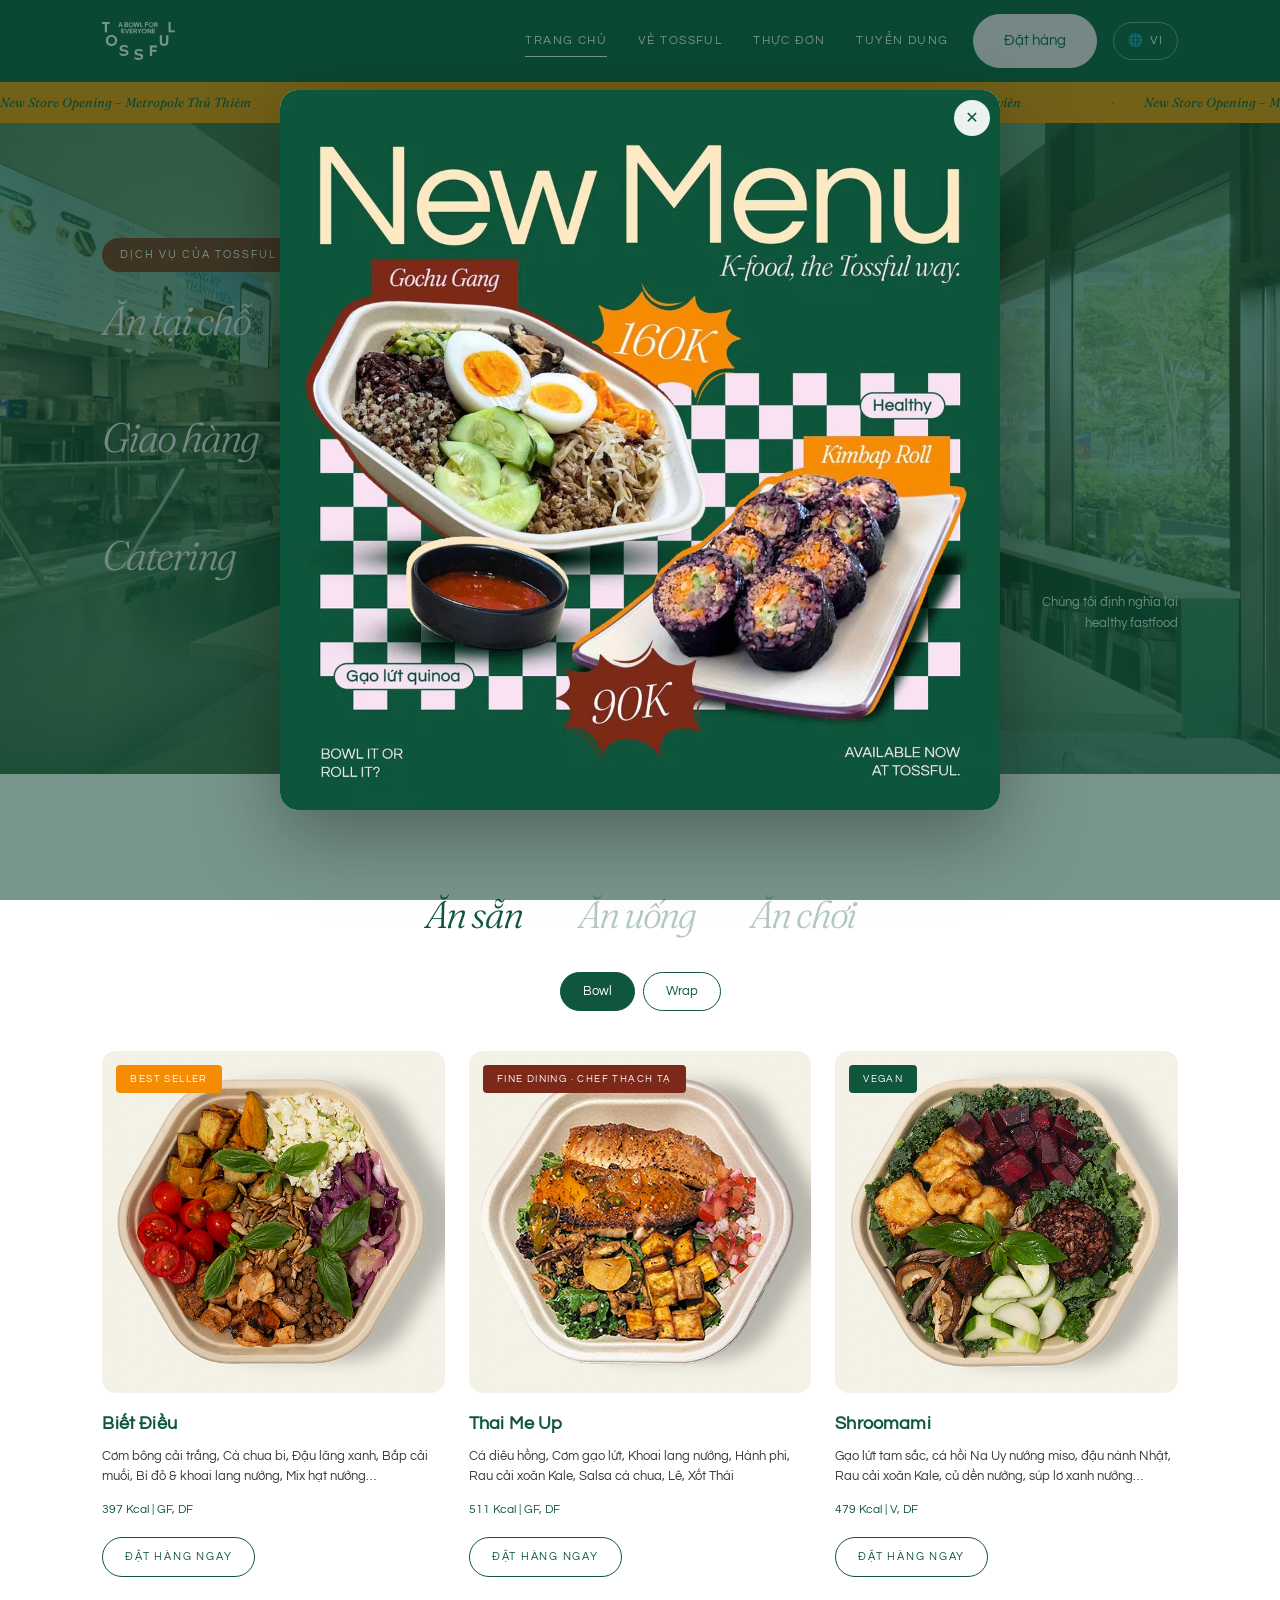
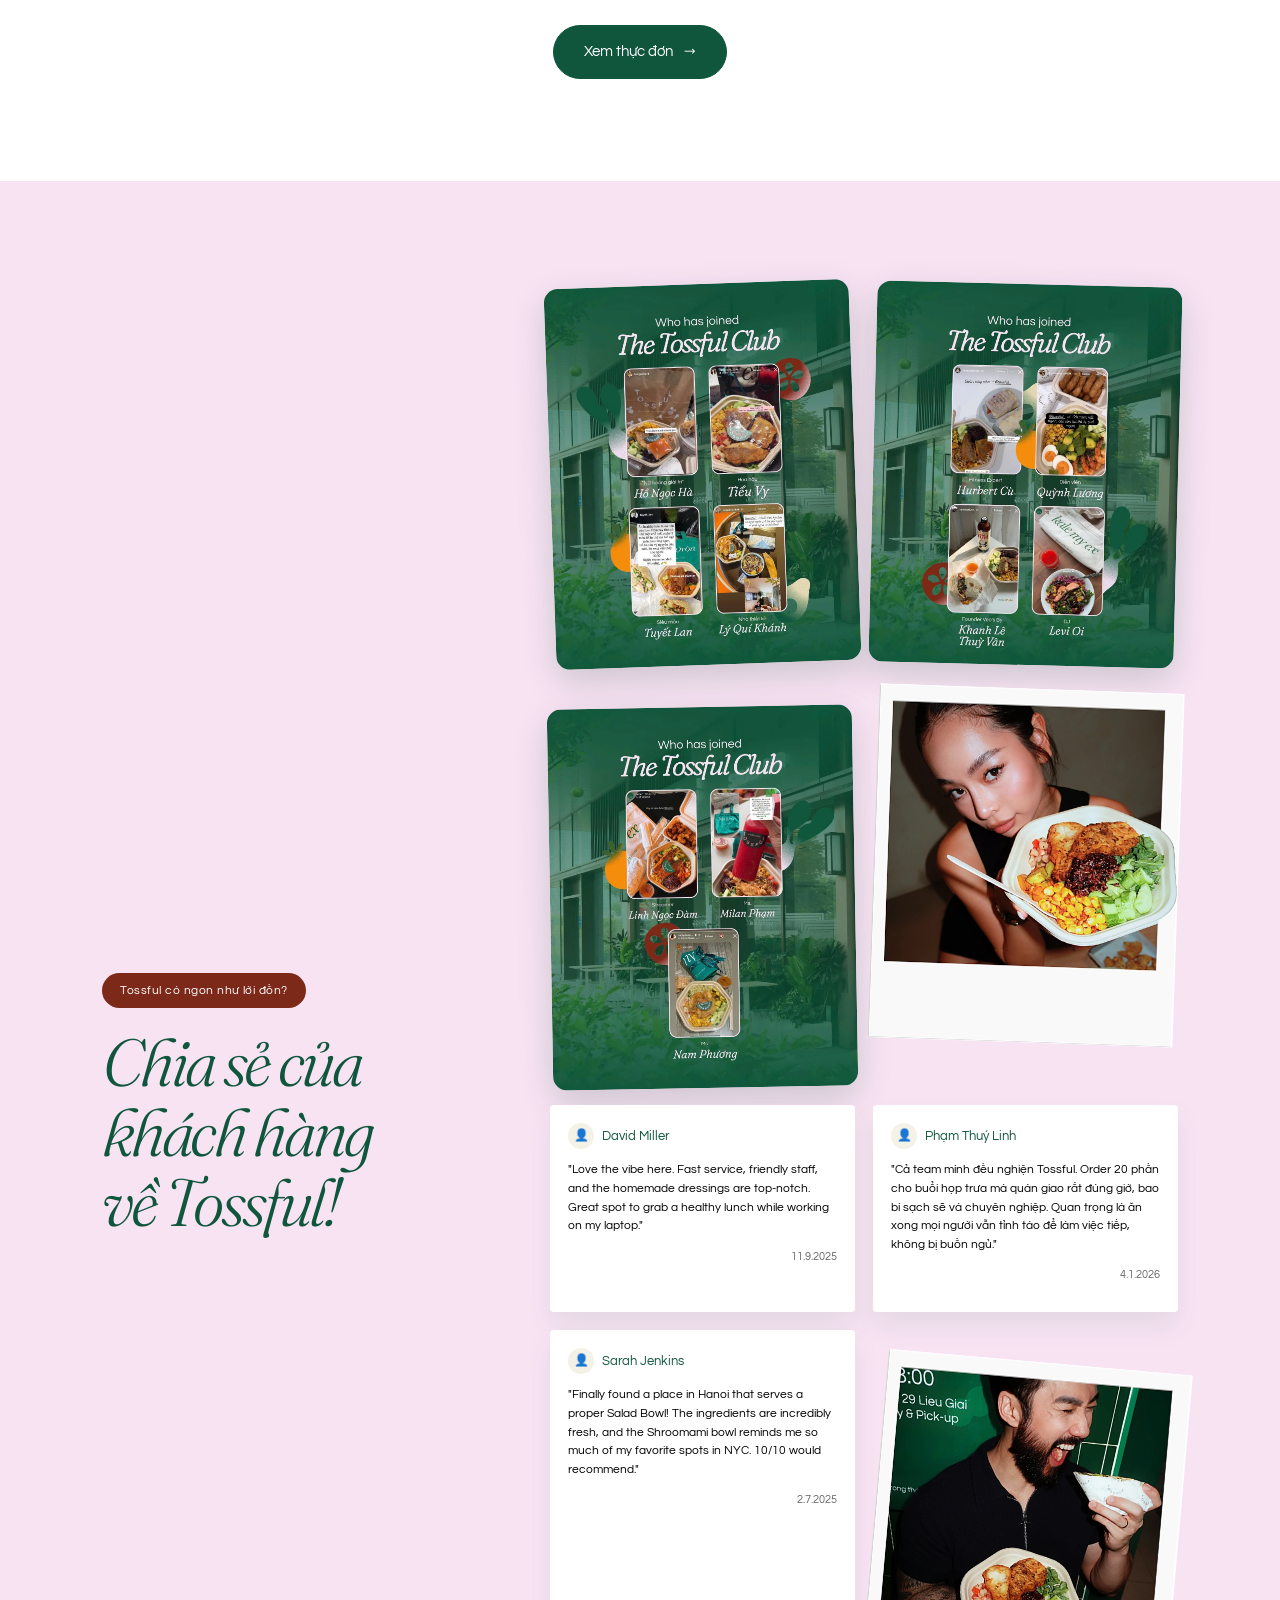
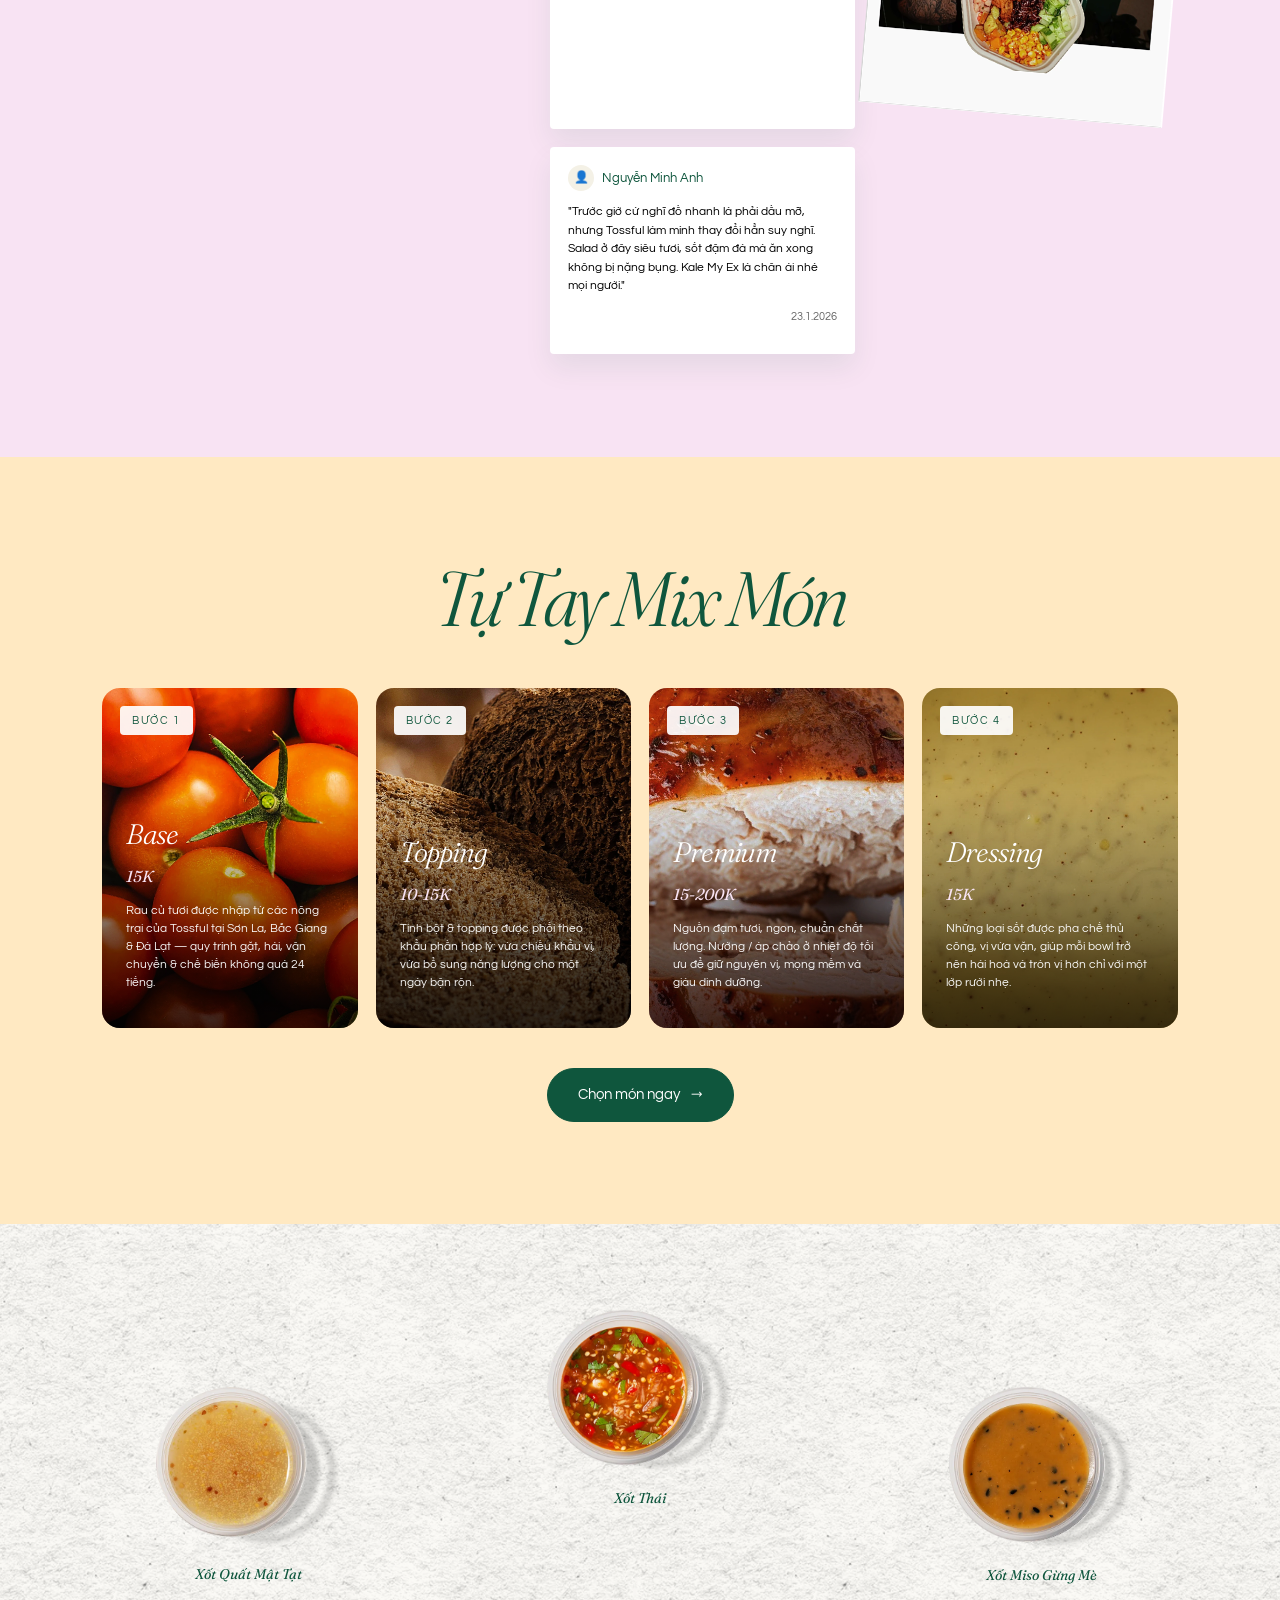
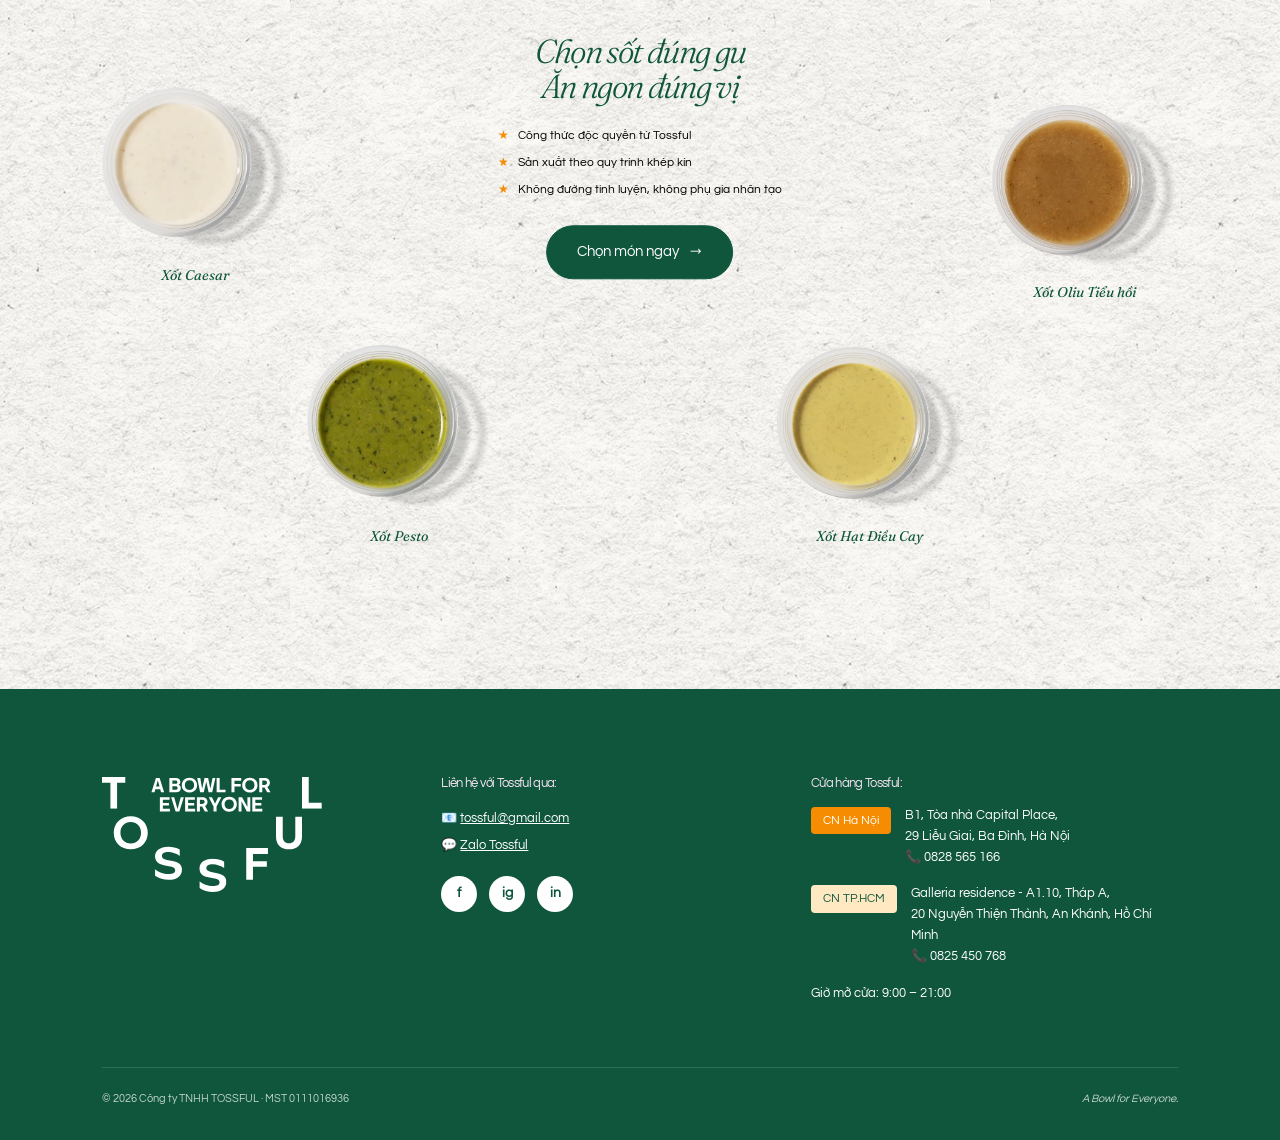
<file: index.html>
<!doctype html>
<html lang="vi">
<head>
  <meta charset="utf-8">
  <meta name="viewport" content="width=device-width, initial-scale=1">
  <title>Tossful — A Bowl for Everyone</title>
  <meta name="description" content="Tossful — salad bar Việt Nam. Healthy fast food, vị quốc tế, nguyên liệu địa phương. Hà Nội + HCMC.">
  <link rel="icon" href="images/logo-mark-green.svg" type="image/svg+xml">

  <link rel="preconnect" href="https://fonts.googleapis.com">
  <link rel="preconnect" href="https://fonts.gstatic.com" crossorigin>
  <link href="https://fonts.googleapis.com/css2?family=Fraunces:ital,opsz,wght@0,9..144,300;1,9..144,300&family=Questrial&display=swap" rel="stylesheet">
  <link rel="stylesheet" href="style.css">
</head>
<body>

  <!-- ===== HEADER (DUPLICATE ACROSS PAGES) ===== -->
  <header class="site-header site-header--classic">
    <div class="site-header__inner">
      <!-- TCD mockup nav (2026-07-18): logo LEFT · 5 links · Đặt hàng + VI RIGHT.
           Sweetgreen 3-col nav (TSK-125) parked for a future upgrade. -->
      <a class="site-header__logo" href="/">
        <img src="images/logo-lockup-white.svg" alt="Tossful">
      </a>
      <nav class="site-browse">
        <a href="/" class="is-active"><span lang="vi">Trang chủ</span><span lang="en">Home</span></a>
        <a href="about.html"><span lang="vi">Về Tossful</span><span lang="en">About</span></a>
        <a href="menu.html"><span lang="vi">Thực đơn</span><span lang="en">Menu</span></a>
        <a href="careers.html"><span lang="vi">Tuyển dụng</span><span lang="en">Careers</span></a>
      </nav>
      <div class="site-header__right">
        <a class="btn btn-pink" href="https://beacons.ai/tossful" target="_blank" rel="noopener"><span lang="vi">Đặt hàng</span><span lang="en">Order</span></a>
        <button class="lang-switch" data-lang-toggle aria-label="Đổi ngôn ngữ / Change language">
          🌐 <span data-lang-label>VI</span>
        </button>
        <button class="menu-toggle" aria-controls="site-nav" aria-expanded="false" aria-label="Mở menu">☰</button>
      </div>
      <!-- MOBILE drawer -->
      <nav class="site-nav" id="site-nav">
        <a href="/" class="is-active"><span lang="vi">Trang chủ</span><span lang="en">Home</span></a>
        <a href="about.html"><span lang="vi">Về Tossful</span><span lang="en">About</span></a>
        <a href="menu.html"><span lang="vi">Thực đơn</span><span lang="en">Menu</span></a>
        <a href="careers.html"><span lang="vi">Tuyển dụng</span><span lang="en">Careers</span></a>
      </nav>
    </div>
  </header>
  <!-- ===== /HEADER ===== -->

  <!-- Announcement marquee -->
  <div class="announce" aria-hidden="false">
    <div class="announce__track">      <span><span lang="vi">New Store Opening – Metropole Thủ Thiêm</span><span lang="en">New Store Opening – Metropole Thủ Thiêm</span></span>      <span><span lang="vi">Giao hàng trong nội thành chỉ từ 15 phút</span><span lang="en">Inner-city delivery from just 15 minutes</span></span>      <span><span lang="vi">Nhận ngay voucher 100k khi đăng ký thành viên</span><span lang="en">Snag a 100k voucher the moment you join</span></span>
      <!-- duplicated for seamless loop -->      <span><span lang="vi">New Store Opening – Metropole Thủ Thiêm</span><span lang="en">New Store Opening – Metropole Thủ Thiêm</span></span>      <span><span lang="vi">Giao hàng trong nội thành chỉ từ 15 phút</span><span lang="en">Inner-city delivery from just 15 minutes</span></span>      <span><span lang="vi">Nhận ngay voucher 100k khi đăng ký thành viên</span><span lang="en">Snag a 100k voucher the moment you join</span></span>
    </div>
  </div>

  <main>

    <!-- ===== HERO ===== -->
    <section class="hero" data-carousel>
      <div class="hero__bg">
        <img src="images/hero/hero-a1.webp" alt="" class="is-active" data-slide="0">
        <img src="images/hero/hero-a2.webp" alt="" data-slide="1">
        <img src="images/hero/hero-a3.webp" alt="" data-slide="2">
        <img src="images/hero/hero-a4.webp" alt="" data-slide="3">
        <img src="images/hero/hero-a5.webp" alt="" data-slide="4">
      </div>

      <div class="hero__inner">
        <div>
          <span class="hero__eyebrow"><span lang="vi">DỊCH VỤ CỦA TOSSFUL</span><span lang="en">TOSSFUL SERVICES</span></span>
          <div class="hero__services">

            <div class="hero__service">
              <span class="hero__service-title"><span lang="vi">Ăn tại chỗ</span><span lang="en">Dine in</span></span>
              <p class="hero__service-text">
                <span lang="vi">Nạp năng lượng tức thì với trải nghiệm healthy fast food ngay tại cửa hàng Tossful.</span>
                <span lang="en">Fuel up on healthy fast food, fresh off the counter at Tossful.</span>
                <a href="about.html">
                  <span lang="vi">→ Ghé cửa hàng ngay</span>
                  <span lang="en">→ Visit a store</span>
                </a>
              </p>
            </div>

            <div class="hero__service">
              <span class="hero__service-title"><span lang="vi">Giao hàng</span><span lang="en">Delivery</span></span>
              <p class="hero__service-text">
                <span lang="vi">Combo ngon — nhanh — khỏe, sẵn sàng xuất phát để đồng hành cùng ngày bận rộn của bạn.</span>
                <span lang="en">Fast, fresh, feel-good combos — boxed up and ready to power your busy day.</span>
                <a href="https://beacons.ai/tossful" target="_blank" rel="noopener">
                  <span lang="vi">→ Đặt món ngay</span>
                  <span lang="en">→ Order now</span>
                </a>
              </p>
            </div>

            <div class="hero__service">
              <span class="hero__service-title"><span lang="vi">Catering</span><span lang="en">Catering</span></span>
              <p class="hero__service-text">
                <span lang="vi">Giải pháp catering chuyên nghiệp, cân bằng và đầy dinh dưỡng dành cho doanh nghiệp.</span>
                <span lang="en">Catering done right — balanced, nourishing meals for offices and team events.</span>
                <a href="https://zalo.me/2823151407077361665" target="_blank" rel="noopener">
                  <span lang="vi">→ Tư vấn ngay</span>
                  <span lang="en">→ Talk to us</span>
                </a>
              </p>
            </div>

          </div>
        </div>

        <div class="hero__tag">
          <span lang="vi">Chúng tôi định nghĩa lại<br>healthy fastfood</span>
          <span lang="en">We redefine<br>healthy fastfood</span>
        </div>
      </div>

      <div class="hero__dots" role="tablist" aria-label="Hero slides">
        <button class="hero__dot is-active" data-carousel-dot="0" aria-label="Slide 1"></button>
        <button class="hero__dot"           data-carousel-dot="1" aria-label="Slide 2"></button>
        <button class="hero__dot"           data-carousel-dot="2" aria-label="Slide 3"></button>
        <button class="hero__dot"           data-carousel-dot="3" aria-label="Slide 4"></button>
        <button class="hero__dot"           data-carousel-dot="4" aria-label="Slide 5"></button>
      </div>
    </section>

    <!-- ===== MENU PREVIEW ===== -->
    <section class="menu-preview">
      <div class="container">

        <div class="tabs" data-tabs>
          <div class="tab-headlines" role="tablist">
            <button class="tab-headline" data-tab-group="main" data-tab-target="ansan"  aria-selected="true"><span lang="vi">Ăn sẵn</span>  <span lang="en">Ready to eat</span></button>
            <button class="tab-headline" data-tab-group="main" data-tab-target="anuong" aria-selected="false"><span lang="vi">Ăn uống</span> <span lang="en">Drinks</span></button>
            <button class="tab-headline" data-tab-group="main" data-tab-target="anchoi" aria-selected="false"><span lang="vi">Ăn chơi</span> <span lang="en">Snacks</span></button>
          </div>

          <div class="tab-panel is-active" data-tab-panel-group="main" data-tab-panel="ansan">
            <div class="subtab-list" role="tablist">
              <button class="subtab-btn" data-tab-group="ansan" data-tab-target="bowl" aria-selected="true">Bowl</button>
              <button class="subtab-btn" data-tab-group="ansan" data-tab-target="wrap" aria-selected="false">Wrap</button>
            </div>

            <div class="tab-panel is-active" data-tab-panel-group="ansan" data-tab-panel="bowl">
              <div class="bowls-grid">

                <article class="bowl-card">
                  <div class="bowl-card__media">
                    <span class="bowl-card__tag">BEST SELLER</span>
                    <img src="images/bowls/home-bowl-1.webp" alt="Biết Điều Bowl" loading="lazy">
                  </div>
                  <h3 class="bowl-card__title">Biết Điều</h3>
                  <p class="bowl-card__desc">
                    <span lang="vi">Cơm bông cải trắng, Cà chua bi, Đậu lăng xanh, Bắp cải muối, Bí đỏ & khoai lang nướng, Mix hạt nướng…</span>
                    <span lang="en">Cauliflower rice, baby tomatoes, green lentils, pickled cabbage, roasted pumpkin & sweet potato, mixed roasted seeds…</span>
                  </p>
                  <p class="bowl-card__meta">397 Kcal | GF, DF</p>
                  <a class="bowl-card__cta" href="https://beacons.ai/tossful" target="_blank" rel="noopener">
                    <span lang="vi">Đặt hàng ngay</span><span lang="en">Order now</span>
                  </a>
                </article>

                <article class="bowl-card">
                  <div class="bowl-card__media">
                    <span class="bowl-card__tag tag-chef">FINE DINING · CHEF THẠCH TẠ</span>
                    <img src="images/bowls/home-bowl-2.webp" alt="Thai Me Up Bowl" loading="lazy">
                  </div>
                  <h3 class="bowl-card__title">Thai Me Up</h3>
                  <p class="bowl-card__desc">
                    <span lang="vi">Cá diêu hồng, Cơm gạo lứt, Khoai lang nướng, Hành phi, Rau cải xoăn Kale, Salsa cà chua, Lê, Xốt Thái</span>
                    <span lang="en">Pan-seared red tilapia, brown rice, roasted sweet potato, crispy shallots, kale, tomato salsa, pear, Thai dressing</span>
                  </p>
                  <p class="bowl-card__meta">511 Kcal | GF, DF</p>
                  <a class="bowl-card__cta" href="https://beacons.ai/tossful" target="_blank" rel="noopener">
                    <span lang="vi">Đặt hàng ngay</span><span lang="en">Order now</span>
                  </a>
                </article>

                <article class="bowl-card">
                  <div class="bowl-card__media">
                    <span class="bowl-card__tag tag-vegan">VEGAN</span>
                    <img src="images/bowls/home-bowl-3.webp" alt="Shroomami Bowl" loading="lazy">
                  </div>
                  <h3 class="bowl-card__title">Shroomami</h3>
                  <p class="bowl-card__desc">
                    <span lang="vi">Gạo lứt tam sắc, cá hồi Na Uy nướng miso, đậu nành Nhật, Rau cải xoăn Kale, củ dền nướng, súp lơ xanh nướng…</span>
                    <span lang="en">Tri-color brown rice, miso-roasted mushrooms, edamame, kale, roasted beetroot & broccoli, sesame ginger dressing…</span>
                  </p>
                  <p class="bowl-card__meta">479 Kcal | V, DF</p>
                  <a class="bowl-card__cta" href="https://beacons.ai/tossful" target="_blank" rel="noopener">
                    <span lang="vi">Đặt hàng ngay</span><span lang="en">Order now</span>
                  </a>
                </article>

              </div>
            </div>

            <div class="tab-panel" data-tab-panel-group="ansan" data-tab-panel="wrap">
              <div class="bowls-grid">

                <article class="bowl-card">
                  <div class="bowl-card__media">
                    <span class="bowl-card__tag">BEST SELLER</span>
                    <img src="images/wraps/wrap-biet-dieu.webp" alt="Biết Điều Wrap" loading="lazy">
                  </div>
                  <h3 class="bowl-card__title">Biết Điều</h3>
                  <p class="bowl-card__desc">
                    <span lang="vi">Cơm bông cải trắng, Cà chua bi, Đậu lăng xanh, Bắp cải muối, Bí đỏ & khoai lang nướng, Mix hạt nướng…</span>
                    <span lang="en">Cauliflower rice, baby tomatoes, green lentils, pickled cabbage, roasted pumpkin & sweet potato, mixed roasted seeds…</span>
                  </p>
                  <p class="bowl-card__meta">450 Kcal | GF, DF</p>
                  <a class="bowl-card__cta" href="https://beacons.ai/tossful" target="_blank" rel="noopener">
                    <span lang="vi">Đặt hàng ngay</span><span lang="en">Order now</span>
                  </a>
                </article>

                <article class="bowl-card">
                  <div class="bowl-card__media media-pending">
                    <span lang="vi">Ảnh đang cập nhật</span><span lang="en">Photo coming soon</span>
                  </div>
                  <h3 class="bowl-card__title">Kale My Ex, Please!</h3>
                  <p class="bowl-card__desc">
                    <span lang="vi">Xà lách Romaine, Rau cải xoăn — kale, Cà chua bi, Ngô nướng paprika, Bánh mì đen giòn, Ức gà nướng, Parmesan bào, Xốt caesar</span>
                    <span lang="en">Romaine, kale, baby tomatoes, paprika-roasted corn, crispy dark bread, grilled chicken, shaved parmesan, Caesar dressing</span>
                  </p>
                  <p class="bowl-card__meta">512 Kcal</p>
                  <a class="bowl-card__cta" href="https://beacons.ai/tossful" target="_blank" rel="noopener">
                    <span lang="vi">Đặt hàng ngay</span><span lang="en">Order now</span>
                  </a>
                </article>

                <article class="bowl-card">
                  <div class="bowl-card__media">
                    <img src="images/wraps/wrap-fennel-fling.webp" alt="Fennel Fling Wrap" loading="lazy">
                  </div>
                  <h3 class="bowl-card__title">Fennel Fling</h3>
                  <p class="bowl-card__desc">
                    <span lang="vi">Xà lách Romaine, Rau rocket, Dưa chuột, Ngô nướng paprika, Edamame, Bánh mì đen giòn, Tôm nướng paprika, Xốt Olive tiểu hồi</span>
                    <span lang="en">Romaine, rocket, cucumber, paprika-roasted corn, edamame, crispy dark bread, paprika prawns, fennel olive dressing</span>
                  </p>
                  <p class="bowl-card__meta">455 Kcal | DF</p>
                  <a class="bowl-card__cta" href="https://beacons.ai/tossful" target="_blank" rel="noopener">
                    <span lang="vi">Đặt hàng ngay</span><span lang="en">Order now</span>
                  </a>
                </article>

              </div>
            </div>
          </div>

          <div class="tab-panel" data-tab-panel-group="main" data-tab-panel="anuong">
            <div class="bowls-grid">

              <article class="bowl-card">
                <div class="bowl-card__media bowl-card__media--tile">
                  <img src="images/drinks/home-drink-1.webp" alt="Trà Atiso Đỏ" loading="lazy">
                </div>
                <h3 class="bowl-card__title">Trà Atiso Đỏ</h3>
                <p class="bowl-card__desc">
                  <span lang="vi">Sự kết hợp hoàn hảo giữa vị chua thanh sảng khoái và hậu vị ngọt nhẹ tự nhiên, giúp thanh nhiệt, làm mới vị giác và giàu chất chống oxy hóa.</span>
                  <span lang="en">Hibiscus tea — bright, gently sweet, cooling and antioxidant-rich.</span>
                </p>
                <a class="bowl-card__cta" href="https://beacons.ai/tossful" target="_blank" rel="noopener">
                  <span lang="vi">Đặt hàng ngay</span><span lang="en">Order now</span>
                </a>
              </article>

              <article class="bowl-card">
                <div class="bowl-card__media bowl-card__media--tile">
                  <img src="images/drinks/ep-dua-hau.webp" alt="Ép Dưa Hấu" loading="lazy">
                </div>
                <h3 class="bowl-card__title">Ép Dưa Hấu</h3>
                <p class="bowl-card__desc">
                  <span lang="vi">100% nguyên chất từ dưa hấu tươi, giữ trọn vẹn vị ngọt mát lành.</span>
                  <span lang="en">100% fresh watermelon — pure, cool, naturally sweet.</span>
                </p>
                <a class="bowl-card__cta" href="https://beacons.ai/tossful" target="_blank" rel="noopener">
                  <span lang="vi">Đặt hàng ngay</span><span lang="en">Order now</span>
                </a>
              </article>

            </div>
          </div>

          <div class="tab-panel" data-tab-panel-group="main" data-tab-panel="anchoi">
            <div class="bowls-grid">

              <article class="bowl-card">
                <div class="bowl-card__media bowl-card__media--tile">
                  <img src="images/sides/chicken-popcorn.webp" alt="Oven-Baked Chicken Popcorn" loading="lazy">
                </div>
                <h3 class="bowl-card__title">Oven-Baked Chicken Popcorn</h3>
                <p class="bowl-card__desc">
                  <span lang="vi">Gà viên chiên không dầu (Giảm 95% dầu mỡ so với gà rán thông thường).</span>
                  <span lang="en">Popcorn chicken, oven-crisped not deep-fried — 95% less oil, all the crunch.</span>
                </p>
                <a class="bowl-card__cta" href="https://beacons.ai/tossful" target="_blank" rel="noopener">
                  <span lang="vi">Đặt hàng ngay</span><span lang="en">Order now</span>
                </a>
              </article>

              <article class="bowl-card">
                <div class="bowl-card__media"><img src="images/sides/guacamole-chips.jpg" alt="Guacamole + Cassava Chips" loading="lazy"></div>
                <h3 class="bowl-card__title">Guacamole + Cassava Chips</h3>
                <p class="bowl-card__desc">
                  <span lang="vi">Bơ nghiền với lime, ngò, ớt — chấm bánh khoai mì giòn rụm.</span>
                  <span lang="en">Avocado mashed with lime, cilantro & chili — crispy cassava chips to scoop.</span>
                </p>
                <a class="bowl-card__cta" href="https://beacons.ai/tossful" target="_blank" rel="noopener">
                  <span lang="vi">Đặt hàng ngay</span><span lang="en">Order now</span>
                </a>
              </article>

            </div>
          </div>

        </div>

        <div class="menu-preview__cta">
          <a class="btn btn-primary" href="menu.html">
            <span lang="vi">Xem thực đơn</span><span lang="en">View full menu</span> &nbsp;→
          </a>
        </div>
      </div>
    </section>

    <!-- ===== REVIEWS (polaroid on pink) ===== -->
    <section class="reviews">
      <div class="container reviews__container">
        <div class="reviews__lead">
          <span class="badge"><span lang="vi">Tossful có ngon như lời đồn?</span><span lang="en">Is Tossful as good as they say?</span></span>
          <h2>
            <span lang="vi">Chia sẻ của<br>khách hàng<br>về Tossful!</span>
            <span lang="en">What guests<br>are saying<br>about Tossful!</span>
          </h2>
        </div>

        <div class="polaroid-grid">

          <article class="polaroid polaroid--photo polaroid--club">
            <img src="images/marketing/tossful-club-1.webp" alt="The Tossful Club — Hồ Ngọc Hà, Tiểu Vy, Tuyết Lan, Lý Quí Khánh cùng Tossful" loading="lazy">
          </article>

          <article class="polaroid polaroid--photo polaroid--club">
            <img src="images/marketing/tossful-club-2.webp" alt="The Tossful Club — Hurbert Cù, Quỳnh Lương, Khanh Lê, Thuỳ Vân, Levi Oi cùng Tossful" loading="lazy">
          </article>

          <article class="polaroid polaroid--photo polaroid--club">
            <img src="images/marketing/tossful-club-3.webp" alt="The Tossful Club — Linh Ngọc Đàm, Milan Phạm, Nam Phương cùng Tossful" loading="lazy">
          </article>

          <article class="polaroid polaroid--photo polaroid--photo-1">
            <img src="images/marketing/feedback-1.webp" alt="Khách Tossful thưởng thức bowl tại cửa hàng Liễu Giai" loading="lazy">
          </article>

          <article class="polaroid">
            <div class="polaroid__header">
              <span class="polaroid__avatar">👤</span>
              <span class="polaroid__name">David Miller</span>
            </div>
            <p>
              <span lang="vi">"Love the vibe here. Fast service, friendly staff, and the homemade dressings are top-notch. Great spot to grab a healthy lunch while working on my laptop."</span>
              <span lang="en">"Love the vibe here. Fast service, friendly staff, and the homemade dressings are top-notch. Great spot to grab a healthy lunch while working on my laptop."</span>
            </p>
            <p class="polaroid__date">11.9.2025</p>
          </article>

          <article class="polaroid">
            <div class="polaroid__header">
              <span class="polaroid__avatar">👤</span>
              <span class="polaroid__name">Phạm Thuý Linh</span>
            </div>
            <p>
              <span lang="vi">"Cả team mình đều nghiện Tossful. Order 20 phần cho buổi họp trưa mà quán giao rất đúng giờ, bao bì sạch sẽ và chuyên nghiệp. Quan trọng là ăn xong mọi người vẫn tỉnh táo để làm việc tiếp, không bị buồn ngủ."</span>
              <span lang="en">"Our whole team is hooked on Tossful. Ordered 20 lunches for a meeting — delivered on time, clean professional packaging. Best part: nobody got that post-lunch slump."</span>
            </p>
            <p class="polaroid__date">4.1.2026</p>
          </article>

          <article class="polaroid">
            <div class="polaroid__header">
              <span class="polaroid__avatar">👤</span>
              <span class="polaroid__name">Sarah Jenkins</span>
            </div>
            <p>
              <span lang="vi">"Finally found a place in Hanoi that serves a proper Salad Bowl! The ingredients are incredibly fresh, and the Shroomami bowl reminds me so much of my favorite spots in NYC. 10/10 would recommend."</span>
              <span lang="en">"Finally found a place in Hanoi that serves a proper Salad Bowl! The ingredients are incredibly fresh, and the Shroomami bowl reminds me so much of my favorite spots in NYC. 10/10 would recommend."</span>
            </p>
            <p class="polaroid__date">2.7.2025</p>
          </article>

          <article class="polaroid polaroid--photo polaroid--photo-2">
            <img src="images/marketing/feedback-2.webp" alt="Khách Tossful chụp cùng bowl salad" loading="lazy">
          </article>

          <article class="polaroid">
            <div class="polaroid__header">
              <span class="polaroid__avatar">👤</span>
              <span class="polaroid__name">Nguyễn Minh Anh</span>
            </div>
            <p>
              <span lang="vi">"Trước giờ cứ nghĩ đồ nhanh là phải dầu mỡ, nhưng Tossful làm mình thay đổi hẳn suy nghĩ. Salad ở đây siêu tươi, sốt đậm đà mà ăn xong không bị nặng bụng. Kale My Ex là chân ái nhé mọi người."</span>
              <span lang="en">"I used to think fast food meant greasy. Tossful changed my mind — super-fresh salads, rich dressings, and you don't feel heavy after. Kale My Ex is my forever bowl."</span>
            </p>
            <p class="polaroid__date">23.1.2026</p>
          </article>

        </div>
      </div>
    </section>

    <!-- ===== BYO immersive ===== -->
    <section class="byo">
      <div class="container">
        <h2 class="byo__title">
          <span lang="vi">Tự Tay Mix Món</span>
          <span lang="en">Build Your Own Bowl</span>
        </h2>
        <div class="byo-grid">

          <article class="byo-step" style="background-image:url('images/mix/mix-base.webp');">
            <span class="byo-step__tag"><span lang="vi">BƯỚC 1</span><span lang="en">STEP 1</span></span>
            <div>
              <h3 class="byo-step__name">Base</h3>
              <p class="byo-step__price">15K</p>
              <p class="byo-step__desc">
                <span lang="vi">Rau củ tươi được nhập từ các nông trại của Tossful tại Sơn La, Bắc Giang & Đà Lạt — quy trình gặt, hái, vận chuyển & chế biến không quá 24 tiếng.</span>
                <span lang="en">Fresh greens straight from our farms in Sơn La, Bắc Giang & Đà Lạt — picked, packed & prepped in under 24 hours.</span>
              </p>
            </div>
          </article>

          <article class="byo-step" style="background-image:url('images/mix/mix-topping.webp');">
            <span class="byo-step__tag"><span lang="vi">BƯỚC 2</span><span lang="en">STEP 2</span></span>
            <div>
              <h3 class="byo-step__name">Topping</h3>
              <p class="byo-step__price">10-15K</p>
              <p class="byo-step__desc">
                <span lang="vi">Tinh bột & topping được phối theo khẩu phần hợp lý: vừa chiều khẩu vị, vừa bổ sung năng lượng cho một ngày bận rộn.</span>
                <span lang="en">Carbs & toppings portioned just right — enough to satisfy and fuel a busy day.</span>
              </p>
            </div>
          </article>

          <article class="byo-step" style="background-image:url('images/mix/mix-premium.webp');">
            <span class="byo-step__tag"><span lang="vi">BƯỚC 3</span><span lang="en">STEP 3</span></span>
            <div>
              <h3 class="byo-step__name">Premium</h3>
              <p class="byo-step__price">15-200K</p>
              <p class="byo-step__desc">
                <span lang="vi">Nguồn đạm tươi, ngon, chuẩn chất lượng. Nướng / áp chảo ở nhiệt độ tối ưu để giữ nguyên vị, mọng mềm và giàu dinh dưỡng.</span>
                <span lang="en">Fresh, top-quality proteins — grilled or pan-seared just right to stay juicy and nourishing.</span>
              </p>
            </div>
          </article>

          <article class="byo-step" style="background-image:url('images/mix/mix-dressing.webp');">
            <span class="byo-step__tag"><span lang="vi">BƯỚC 4</span><span lang="en">STEP 4</span></span>
            <div>
              <h3 class="byo-step__name">Dressing</h3>
              <p class="byo-step__price">15K</p>
              <p class="byo-step__desc">
                <span lang="vi">Những loại sốt được pha chế thủ công, vị vừa vặn, giúp mỗi bowl trở nên hài hoà và tròn vị hơn chỉ với một lớp rưới nhẹ.</span>
                <span lang="en">House-made dressings, balanced flavors — one light pour brings the whole bowl together.</span>
              </p>
            </div>
          </article>

        </div>
        <div class="byo__cta">
          <a class="btn btn-primary" href="https://beacons.ai/tossful" target="_blank" rel="noopener">
            <span lang="vi">Chọn món ngay</span><span lang="en">Build your bowl</span> &nbsp;→
          </a>
        </div>
      </div>
    </section>


    <!-- ===== SAUCE MANDALA ===== -->
    <section class="sauces">
      <div class="container">
        <div class="sauce-mandala">

          <div class="sauce-mandala__center">
            <h2 class="sauce-mandala__title">
              <span lang="vi">Chọn sốt đúng gu<br>Ăn ngon đúng vị</span>
              <span lang="en">The right sauce,<br>the right bite</span>
            </h2>
            <ul class="sauce-mandala__points">
              <li><span lang="vi">Công thức độc quyền từ Tossful</span><span lang="en">Tossful house recipes</span></li>
              <li><span lang="vi">Sản xuất theo quy trình khép kín</span><span lang="en">Made fresh in our own kitchen</span></li>
              <li><span lang="vi">Không đường tinh luyện, không phụ gia nhân tạo</span><span lang="en">No refined sugar, no artificial additives</span></li>
            </ul>
            <a class="btn btn-primary" href="https://beacons.ai/tossful" target="_blank" rel="noopener">
              <span lang="vi">Chọn món ngay</span><span lang="en">Order now</span> &nbsp;→
            </a>
          </div>

          <div class="sauce-cup sauce-cup--1">
            <img src="images/sauces/sauce-thai.webp" alt="Xốt Thái">
            <p class="sauce-cup__name"><span lang="vi">Xốt Thái</span><span lang="en">Thai Dressing</span></p>
          </div>
          <div class="sauce-cup sauce-cup--2">
            <img src="images/sauces/sauce-kumquat.webp" alt="Xốt Quất Mật Tạt">
            <p class="sauce-cup__name"><span lang="vi">Xốt Quất Mật Tạt</span><span lang="en">Kumquat Honey Mustard</span></p>
          </div>
          <div class="sauce-cup sauce-cup--3">
            <img src="images/sauces/sauce-miso.webp" alt="Xốt Miso Gừng Mè">
            <p class="sauce-cup__name"><span lang="vi">Xốt Miso Gừng Mè</span><span lang="en">Miso Sesame Ginger</span></p>
          </div>
          <div class="sauce-cup sauce-cup--4">
            <img src="images/sauces/sauce-caesar.webp" alt="Xốt Caesar">
            <p class="sauce-cup__name"><span lang="vi">Xốt Caesar</span><span lang="en">Yogurt Caesar</span></p>
          </div>
          <div class="sauce-cup sauce-cup--5">
            <img src="images/sauces/sauce-fennel-olive.webp" alt="Xốt Oliu Tiểu hồi">
            <p class="sauce-cup__name"><span lang="vi">Xốt Oliu Tiểu hồi</span><span lang="en">Fennel Olive</span></p>
          </div>
          <div class="sauce-cup sauce-cup--6">
            <img src="images/sauces/sauce-pesto.webp" alt="Xốt Pesto">
            <p class="sauce-cup__name"><span lang="vi">Xốt Pesto</span><span lang="en">Pesto</span></p>
          </div>
          <div class="sauce-cup sauce-cup--7">
            <img src="images/sauces/sauce-cashew.webp" alt="Xốt Hạt Điều Cay">
            <p class="sauce-cup__name"><span lang="vi">Xốt Hạt Điều Cay</span><span lang="en">Spicy Cashew</span></p>
          </div>
        </div>
      </div>
    </section>

  </main>

  <!-- ===== FOOTER (DUPLICATE ACROSS PAGES) ===== -->
  <footer class="site-footer">
    <div class="container">
      <div class="footer-grid">

        <div class="footer-brand">
          <span class="footer-brand__lockup"><img src="images/logo-lockup-white.svg" alt="Tossful — A Bowl for Everyone"></span>
        </div>

        <div class="footer-col">
          <h4><span lang="vi">Liên hệ với Tossful qua:</span><span lang="en">Get in touch with Tossful:</span></h4>
          <div class="footer-contact">
            <div>📧 <a href="mailto:tossful@gmail.com">tossful@gmail.com</a></div>
            <div>💬 <a href="https://zalo.me/2823151407077361665" target="_blank" rel="noopener">Zalo Tossful</a></div>
          </div>
          <div class="footer-social">
            <a href="https://www.facebook.com/tossful" target="_blank" rel="noopener" aria-label="Facebook">f</a>
            <a href="https://www.instagram.com/tossful_" target="_blank" rel="noopener" aria-label="Instagram">ig</a>
            <a href="https://www.linkedin.com/in/tossful-salad-bar-5b4639376/" target="_blank" rel="noopener" aria-label="LinkedIn">in</a>
          </div>
        </div>

        <div class="footer-col">
          <h4><span lang="vi">Cửa hàng Tossful:</span><span lang="en">Tossful stores:</span></h4>
          <div class="footer-stores">
            <div class="footer-store">
              <span class="footer-store__pill"><span lang="vi">CN Hà Nội</span><span lang="en">Hanoi</span></span>
              <div><span lang="vi">B1, Tòa nhà Capital Place,<br>29 Liễu Giai, Ba Đình, Hà Nội</span><span lang="en">B1, Capital Place Building,<br>29 Lieu Giai St., Ba Dinh, Hanoi</span><br>📞 <a href="tel:+84828565166">0828 565 166</a></div>
            </div>
            <div class="footer-store">
              <span class="footer-store__pill footer-store__pill--hcm"><span lang="vi">CN TP.HCM</span><span lang="en">HCMC</span></span>
              <div><span lang="vi">Galleria residence - A1.10, Tháp A,<br>20 Nguyễn Thiện Thành, An Khánh, Hồ Chí Minh</span><span lang="en">Galleria Residence - A1.10, Tower A,<br>20 Nguyen Thien Thanh, An Khanh, Ho Chi Minh City</span><br>📞 <a href="tel:+84825450768">0825 450 768</a></div>
            </div>
            <div class="footer-hours">
              <span lang="vi"><strong>Giờ mở cửa:</strong> 9:00 – 21:00</span>
              <span lang="en"><strong>Opening hours:</strong> 9:00 – 21:00</span>
            </div>
          </div>
        </div>

      </div>
      <div class="footer-bottom">
        <span><span lang="vi">© 2026 Công ty TNHH TOSSFUL · MST 0111016936</span><span lang="en">© 2026 TOSSFUL Co., Ltd · Tax ID 0111016936</span></span>
        <span><em>A Bowl for Everyone.</em></span>
      </div>
    </div>
  </footer>
  <!-- ===== /FOOTER ===== -->

  <!-- Homepage popup — 2026-11-09: swapped soft-opening poster for New Menu K-food (Gochu Gang · Kimbap Roll), TA 07/11. -->
  <div class="popup" id="welcome-popup" hidden>
    <div class="popup__backdrop" data-popup-close></div>
    <div class="popup__dialog" role="dialog" aria-modal="true" aria-label="New Menu — K-food, the Tossful way">
      <button class="popup__close" data-popup-close aria-label="Đóng / Close">✕</button>
      <a href="https://beacons.ai/tossful" target="_blank" rel="noopener">
        <img src="images/marketing/popup-new-menu-k-food.webp" width="1080" height="1080" alt="New Menu — K-food, the Tossful way: Gochu Gang 160K, Kimbap Roll 90K. Có mặt tại Tossful.">
      </a>
    </div>
  </div>

  <script src="script.js" defer></script>
</body>
</html>
</file>
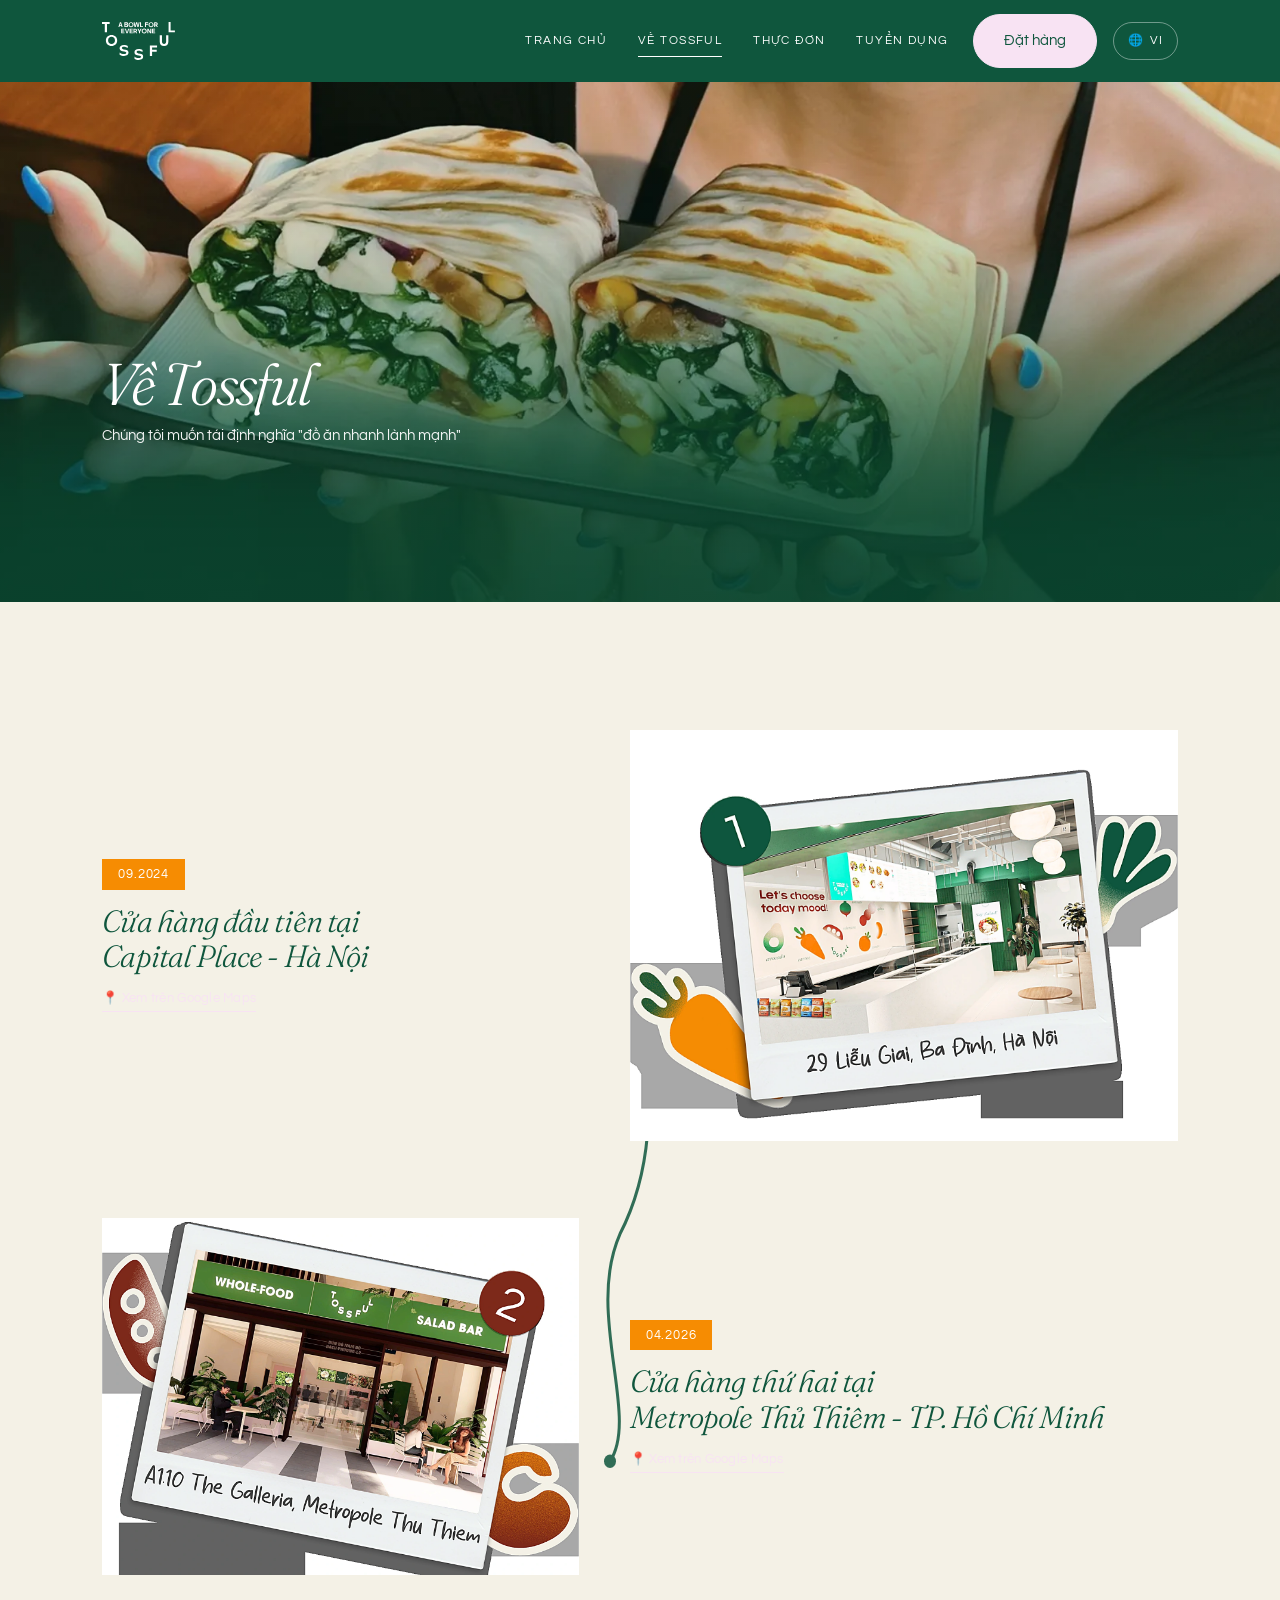
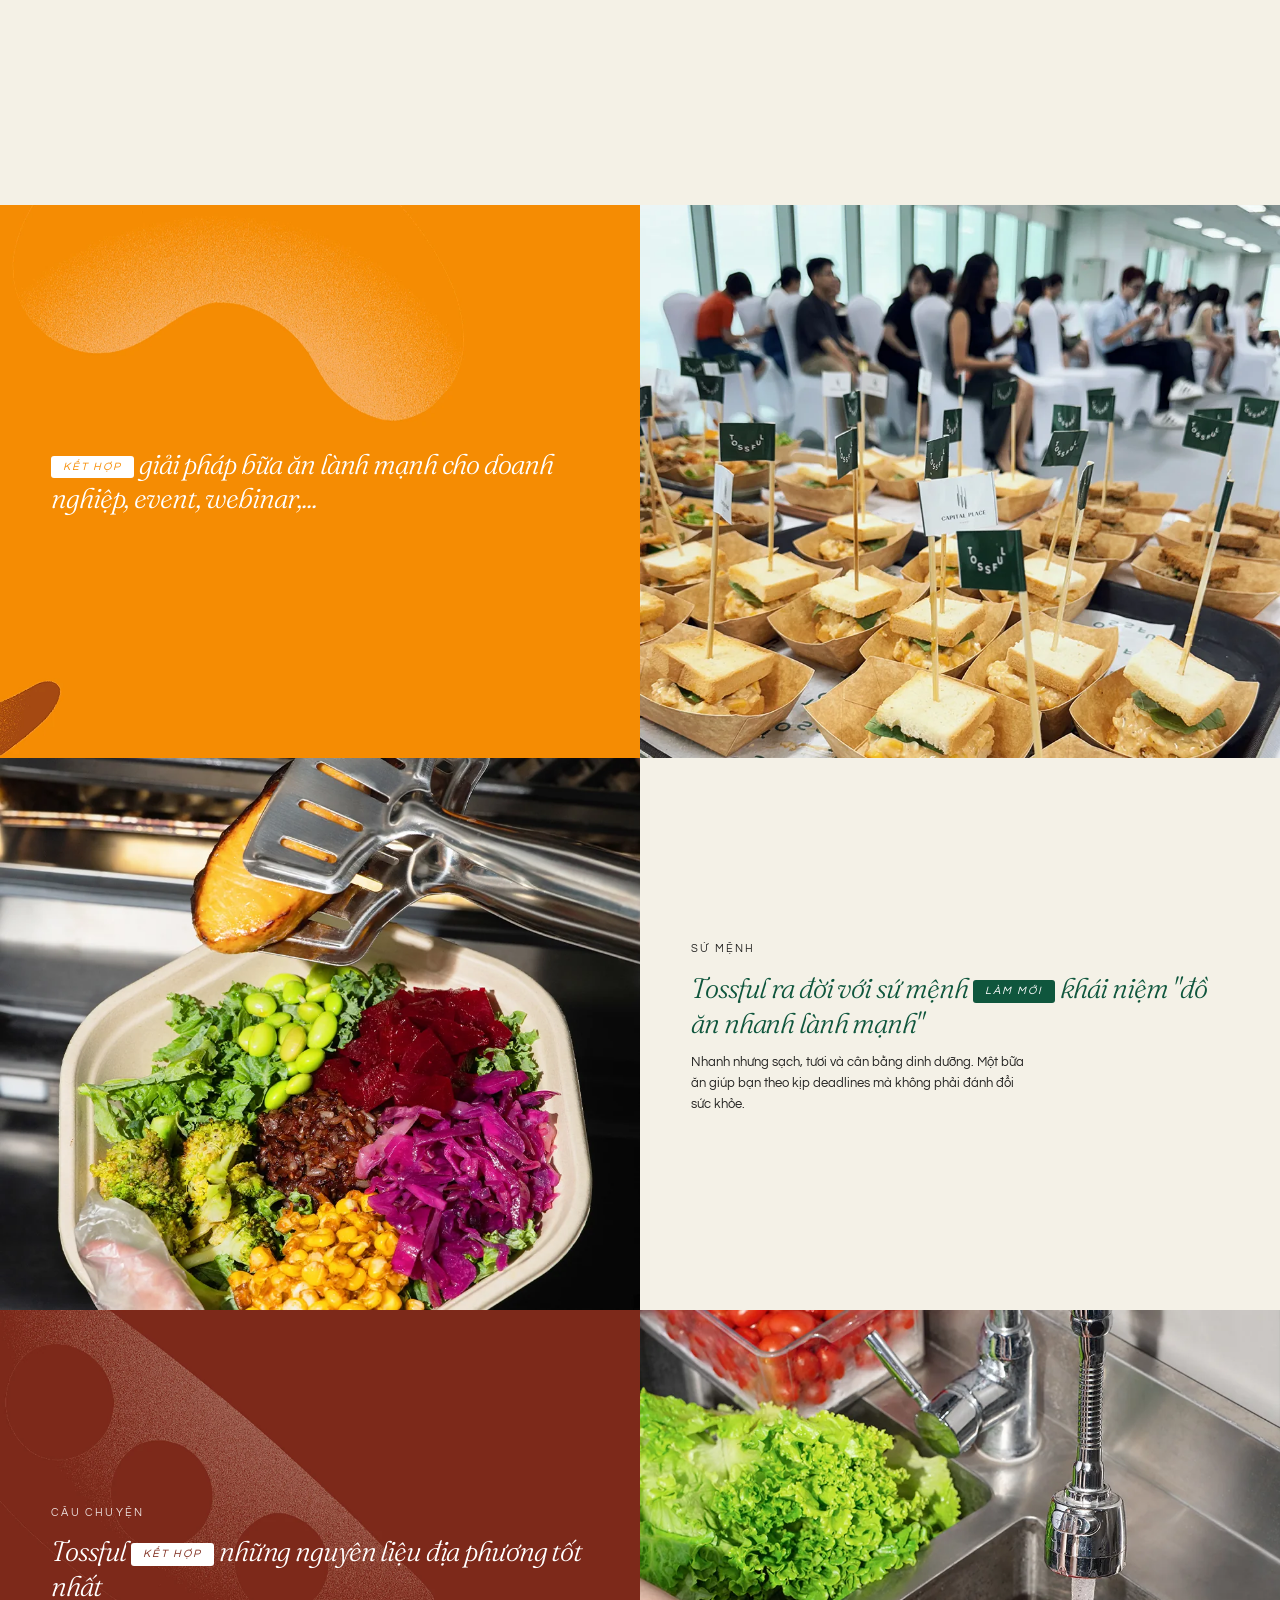
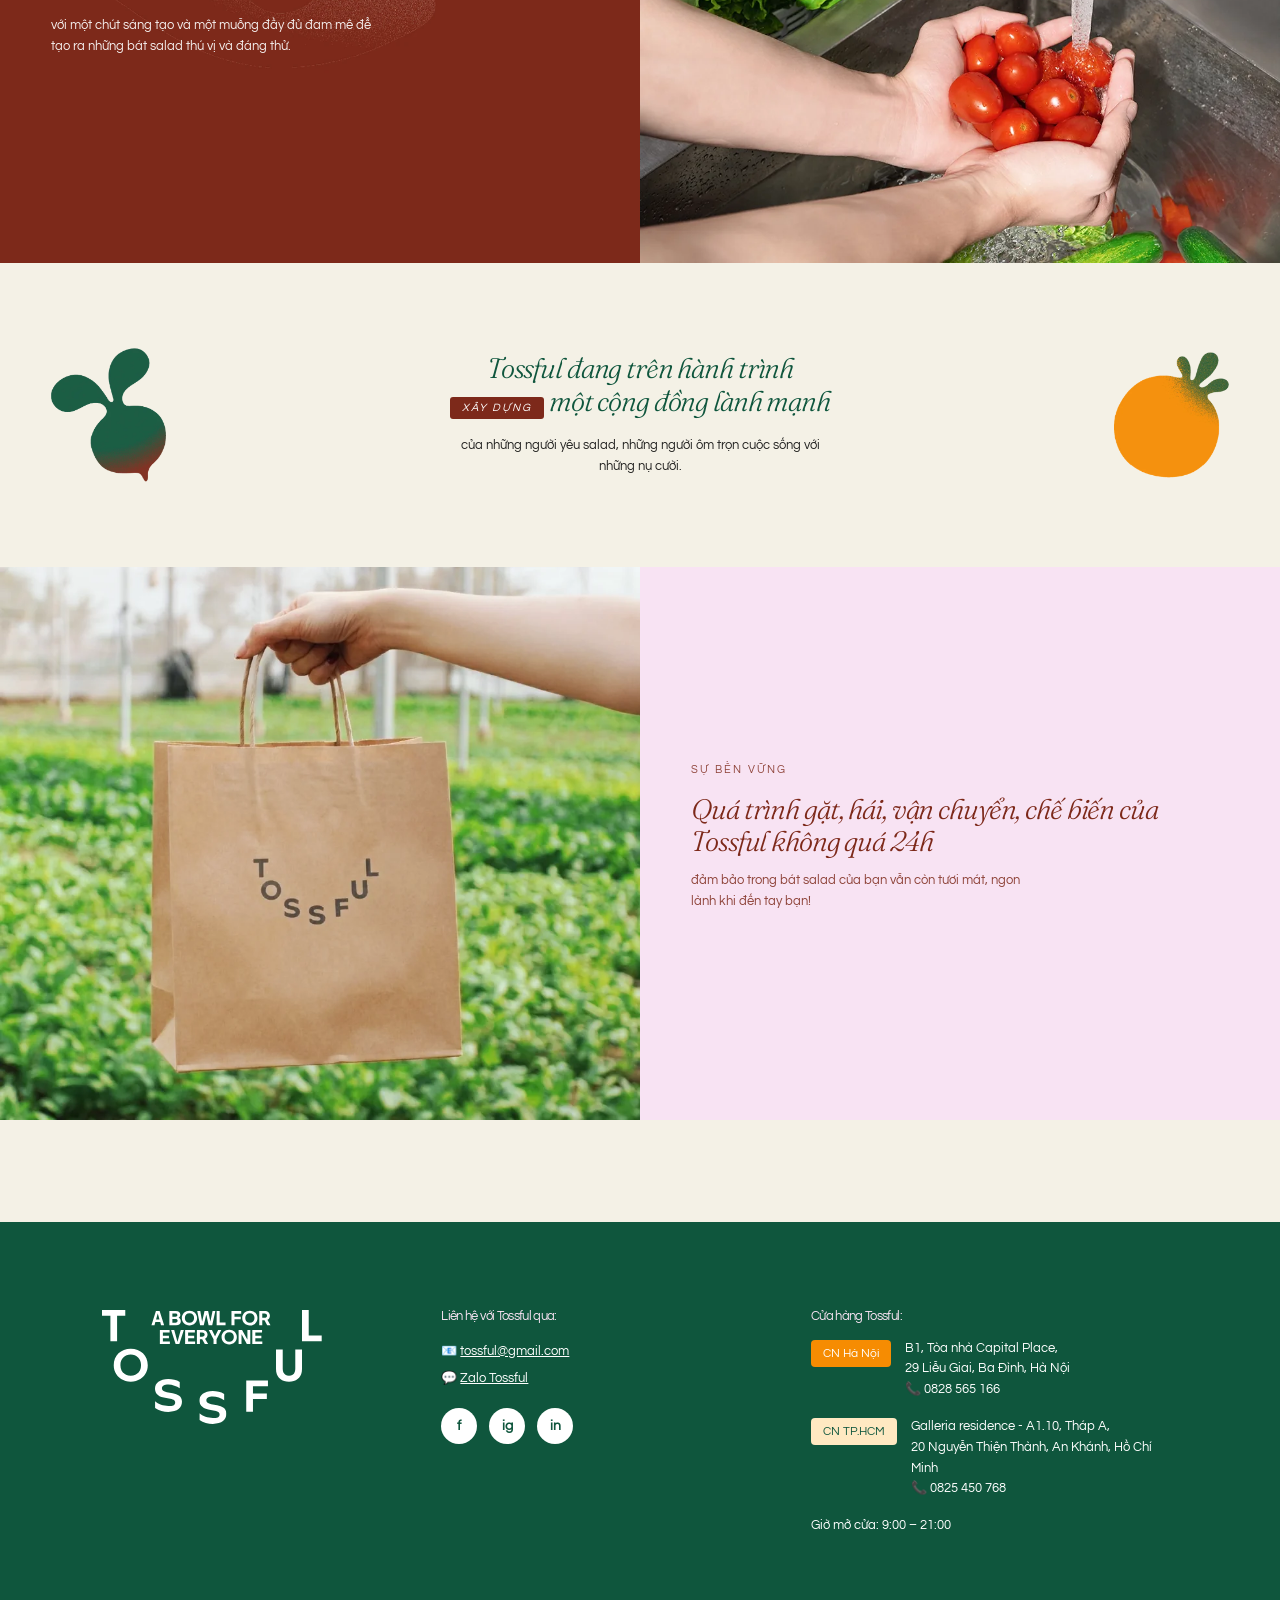
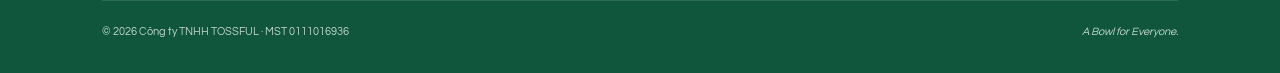
<file: about.html>
<!doctype html>
<html lang="vi">
<head>
  <meta charset="utf-8">
  <meta name="viewport" content="width=device-width, initial-scale=1">
  <title>Về Tossful — A Bowl for Everyone</title>
  <meta name="description" content="Tossful định nghĩa lại 'ăn lành mạnh' — kết hợp nguyên liệu địa phương, tay nghề pha chế và hành trình xây dựng cộng đồng yêu salad.">
  <link rel="icon" href="images/logo-mark-green.svg" type="image/svg+xml">
  <link rel="preconnect" href="https://fonts.googleapis.com">
  <link rel="preconnect" href="https://fonts.gstatic.com" crossorigin>
  <link href="https://fonts.googleapis.com/css2?family=Fraunces:ital,opsz,wght@0,9..144,300;1,9..144,300&family=Questrial&display=swap" rel="stylesheet">
  <link rel="stylesheet" href="style.css">
</head>
<body>

  <!-- ===== HEADER ===== -->
  <header class="site-header site-header--classic">
    <div class="site-header__inner">
      <!-- TCD mockup nav (2026-07-18): logo LEFT · 5 links · Đặt hàng + VI RIGHT.
           Sweetgreen 3-col nav (TSK-125) parked for a future upgrade. -->
      <a class="site-header__logo" href="/">
        <img src="images/logo-lockup-white.svg" alt="Tossful">
      </a>
      <nav class="site-browse">
        <a href="/"><span lang="vi">Trang chủ</span><span lang="en">Home</span></a>
        <a href="about.html" class="is-active"><span lang="vi">Về Tossful</span><span lang="en">About</span></a>
        <a href="menu.html"><span lang="vi">Thực đơn</span><span lang="en">Menu</span></a>
        <a href="careers.html"><span lang="vi">Tuyển dụng</span><span lang="en">Careers</span></a>
      </nav>
      <div class="site-header__right">
        <a class="btn btn-pink" href="https://beacons.ai/tossful" target="_blank" rel="noopener"><span lang="vi">Đặt hàng</span><span lang="en">Order</span></a>
        <button class="lang-switch" data-lang-toggle aria-label="Đổi ngôn ngữ / Change language">
          🌐 <span data-lang-label>VI</span>
        </button>
        <button class="menu-toggle" aria-controls="site-nav" aria-expanded="false" aria-label="Mở menu">☰</button>
      </div>
      <!-- MOBILE drawer -->
      <nav class="site-nav" id="site-nav">
        <a href="/"><span lang="vi">Trang chủ</span><span lang="en">Home</span></a>
        <a href="about.html" class="is-active"><span lang="vi">Về Tossful</span><span lang="en">About</span></a>
        <a href="menu.html"><span lang="vi">Thực đơn</span><span lang="en">Menu</span></a>
        <a href="careers.html"><span lang="vi">Tuyển dụng</span><span lang="en">Careers</span></a>
      </nav>
    </div>
  </header>

  <main>

    <!-- ===== HERO (Về Tossful a — wrap photo) ===== -->
    <section class="about-hero">
      <div class="about-hero__inner container">
        <h1 class="about-hero__title"><span lang="vi">Về Tossful</span><span lang="en">About Tossful</span></h1>
        <p class="about-hero__sub">
          <span lang="vi">Chúng tôi muốn tái định nghĩa "đồ ăn nhanh lành mạnh"</span>
          <span lang="en">We're here to redefine "healthy fast food"</span>
        </p>
      </div>
    </section>

    <!-- ===== TIMELINE (09.2024 HN → 04.2026 HCM) ===== -->
    <section class="about-timeline">
      <div class="container">
        <svg class="timeline-connector" viewBox="0 0 120 600" preserveAspectRatio="none" aria-hidden="true">
          <path d="M100 20 C 20 140, 110 260, 40 380 C 5 450, 60 540, 30 580"
                fill="none" stroke="currentColor" stroke-width="2" stroke-dasharray="1 9" stroke-linecap="round"/>
          <circle cx="100" cy="20" r="6" fill="currentColor"/>
          <circle cx="30" cy="580" r="6" fill="currentColor"/>
        </svg>

        <div class="timeline-item">
          <div class="timeline-item__copy">
            <span class="timeline-item__date">09.2024</span>
            <h2 class="timeline-item__title">
              <span lang="vi">Cửa hàng đầu tiên tại<br>Capital Place - Hà Nội</span>
              <span lang="en">Our first store —<br>Capital Place, Hanoi</span>
            </h2>
            <a class="timeline-item__map" href="https://www.google.com/maps/search/?api=1&amp;query=Tossful%20Salad%20Bar%20-%20Capital%20Place%2C%2029%20Li%E1%BB%85u%20Giai%2C%20Ba%20%C4%90%C3%ACnh%2C%20H%C3%A0%20N%E1%BB%99i" target="_blank" rel="noopener"><span lang="vi">📍 Xem trên Google Maps</span><span lang="en">📍 View on Google Maps</span></a>
          </div>
          <div class="timeline-item__media">
            <a href="https://www.google.com/maps/search/?api=1&amp;query=Tossful%20Salad%20Bar%20-%20Capital%20Place%2C%2029%20Li%E1%BB%85u%20Giai%2C%20Ba%20%C4%90%C3%ACnh%2C%20H%C3%A0%20N%E1%BB%99i" target="_blank" rel="noopener" aria-label="Mở Google Maps — Tossful Capital Place Hà Nội">
              <img src="images/about/timeline-2024-hn.webp" alt="Tossful Capital Place — 29 Liễu Giai, Ba Đình, Hà Nội" loading="lazy">
            </a>
          </div>
        </div>

        <div class="timeline-item is-flipped">
          <div class="timeline-item__copy">
            <span class="timeline-item__date">04.2026</span>
            <h2 class="timeline-item__title">
              <span lang="vi">Cửa hàng thứ hai tại<br>Metropole Thủ Thiêm - TP. Hồ Chí Minh</span>
              <span lang="en">Our second store —<br>Metropole Thu Thiem, HCMC</span>
            </h2>
            <a class="timeline-item__map" href="https://www.google.com/maps/search/?api=1&amp;query=Tossful%20Salad%20Bar%20-%20The%20Galleria%20Residence%2C%2020%20Nguy%E1%BB%85n%20Thi%E1%BB%87n%20Th%C3%A0nh%2C%20An%20Kh%C3%A1nh%2C%20Th%E1%BB%A7%20%C4%90%E1%BB%A9c%2C%20H%E1%BB%93%20Ch%C3%AD%20Minh" target="_blank" rel="noopener"><span lang="vi">📍 Xem trên Google Maps</span><span lang="en">📍 View on Google Maps</span></a>
          </div>
          <div class="timeline-item__media">
            <a href="https://www.google.com/maps/search/?api=1&amp;query=Tossful%20Salad%20Bar%20-%20The%20Galleria%20Residence%2C%2020%20Nguy%E1%BB%85n%20Thi%E1%BB%87n%20Th%C3%A0nh%2C%20An%20Kh%C3%A1nh%2C%20Th%E1%BB%A7%20%C4%90%E1%BB%A9c%2C%20H%E1%BB%93%20Ch%C3%AD%20Minh" target="_blank" rel="noopener" aria-label="Mở Google Maps — Tossful Galleria HCMC">
              <img src="images/about/timeline-2026-hcm.webp" alt="Tossful Metropole Thủ Thiêm — A1.10 The Galleria" loading="lazy">
            </a>
          </div>
        </div>

      </div>
    </section>

    <!-- ===== FEATURE ROWS (theo mockup TCD) ===== -->
    <section class="feature-rows">

      <!-- KẾT HỢP — catering (orange) -->
      <div class="feature-row feature-row--squash feature-row--bg-ket-hop">
        <div class="feature-row__copy">
          <div>
            <h2 class="feature-row__title">
              <span lang="vi"><span class="feature-row__tag">KẾT HỢP</span> giải pháp bữa ăn lành mạnh cho doanh nghiệp, event, webinar,...</span>
              <span lang="en"><span class="feature-row__tag">CATERING</span> healthy, balanced meals for offices, events & webinars…</span>
            </h2>
          </div>
        </div>
        <div class="feature-row__media">
          <img src="images/about/ket-hop-catering.webp" alt="Tossful catering — sandwich box cho event doanh nghiệp" loading="lazy">
        </div>
      </div>

      <!-- SỨ MỆNH — LÀM MỚI (cream) -->
      <div class="feature-row feature-row--cream is-flipped">
        <div class="feature-row__copy">
          <div>
            <span class="feature-row__eyebrow"><span lang="vi">SỨ MỆNH</span><span lang="en">MISSION</span></span>
            <h2 class="feature-row__title">
              <span lang="vi">Tossful ra đời với sứ mệnh <span class="feature-row__tag feature-row__tag--green">LÀM MỚI</span> khái niệm "đồ ăn nhanh lành mạnh"</span>
              <span lang="en">Tossful was born to <span class="feature-row__tag feature-row__tag--green">REFRESH</span> the idea of "healthy fast food"</span>
            </h2>
            <p class="feature-row__body">
              <span lang="vi">Nhanh nhưng sạch, tươi và cân bằng dinh dưỡng. Một bữa ăn giúp bạn theo kịp deadlines mà không phải đánh đổi sức khỏe.</span>
              <span lang="en">Fast but clean, fresh and balanced — a meal that keeps up with your deadlines, not at the cost of your health.</span>
            </p>
          </div>
        </div>
        <div class="feature-row__media">
          <img src="images/about/lam-moi-bowl.webp" alt="Bowl Tossful vừa hoàn thành trong bếp" loading="lazy">
        </div>
      </div>

      <!-- CÂU CHUYỆN — KẾT HỢP nguyên liệu (dark red) -->
      <div class="feature-row feature-row--almond feature-row--bg-cau-chuyen">
        <div class="feature-row__copy">
          <div>
            <span class="feature-row__eyebrow"><span lang="vi">CÂU CHUYỆN</span><span lang="en">STORY</span></span>
            <h2 class="feature-row__title">
              <span lang="vi">Tossful <span class="feature-row__tag feature-row__tag--pink">KẾT HỢP</span> những nguyên liệu địa phương tốt nhất</span>
              <span lang="en">Tossful <span class="feature-row__tag feature-row__tag--pink">COMBINES</span> the best local ingredients</span>
            </h2>
            <p class="feature-row__body">
              <span lang="vi">với một chút sáng tạo và một muỗng đầy đủ đam mê để tạo ra những bát salad thú vị và đáng thử.</span>
              <span lang="en">with a dash of creativity and a full spoon of passion — salads worth getting excited about.</span>
            </p>
          </div>
        </div>
        <div class="feature-row__media">
          <img src="images/about/cau-chuyen-rua-ca-chua.webp" alt="Rửa cà chua tươi tại bếp Tossful" loading="lazy">
        </div>
      </div>

      <!-- XÂY DỰNG — cộng đồng (cream, centered) -->
      <div class="about-community">
        <img class="about-community__veg about-community__veg--left" src="images/about/veg-beet.webp" alt="" aria-hidden="true">
        <div class="about-community__copy">
          <h2 class="feature-row__title">
            <span lang="vi">Tossful đang trên hành trình<br><span class="feature-row__tag feature-row__tag--almond">XÂY DỰNG</span> một cộng đồng lành mạnh</span>
            <span lang="en">Tossful is on a journey to<br><span class="feature-row__tag feature-row__tag--almond">BUILD</span> a healthy community</span>
          </h2>
          <p class="feature-row__body">
            <span lang="vi">của những người yêu salad, những người ôm trọn cuộc sống với những nụ cười.</span>
            <span lang="en">of salad lovers — people who embrace life with a smile.</span>
          </p>
        </div>
        <img class="about-community__veg about-community__veg--right" src="images/about/veg-orange.webp" alt="" aria-hidden="true">
      </div>

      <!-- SỰ BỀN VỮNG — 24h (pink) -->
      <div class="feature-row feature-row--beetroot feature-row--bg-ben-vung is-flipped">
        <div class="feature-row__copy">
          <div>
            <span class="feature-row__eyebrow"><span lang="vi">SỰ BỀN VỮNG</span><span lang="en">SUSTAINABILITY</span></span>
            <h2 class="feature-row__title">
              <span lang="vi">Quá trình gặt, hái, vận chuyển, chế biến của Tossful không quá 24h</span>
              <span lang="en">Harvested, transported and prepped — never more than 24 hours</span>
            </h2>
            <p class="feature-row__body">
              <span lang="vi">đảm bảo trong bát salad của bạn vẫn còn tươi mát, ngon lành khi đến tay bạn!</span>
              <span lang="en">so every bowl reaches you fresh, crisp and full of flavor!</span>
            </p>
          </div>
        </div>
        <div class="feature-row__media">
          <img src="images/about/ben-vung-tui-giay.webp" alt="Túi giấy Tossful giữa nông trại rau" loading="lazy">
        </div>
      </div>

    </section>

  </main>

  <!-- ===== FOOTER ===== -->
  <footer class="site-footer">
    <div class="container">
      <div class="footer-grid">
        <div class="footer-brand">
          <span class="footer-brand__lockup"><img src="images/logo-lockup-white.svg" alt="Tossful — A Bowl for Everyone"></span>
        </div>
        <div class="footer-col">
          <h4><span lang="vi">Liên hệ với Tossful qua:</span><span lang="en">Get in touch with Tossful:</span></h4>
          <div class="footer-contact">
            <div>📧 <a href="mailto:tossful@gmail.com">tossful@gmail.com</a></div>
            <div>💬 <a href="https://zalo.me/2823151407077361665" target="_blank" rel="noopener">Zalo Tossful</a></div>
          </div>
          <div class="footer-social">
            <a href="https://www.facebook.com/tossful" target="_blank" rel="noopener" aria-label="Facebook">f</a>
            <a href="https://www.instagram.com/tossful_" target="_blank" rel="noopener" aria-label="Instagram">ig</a>
            <a href="https://www.linkedin.com/in/tossful-salad-bar-5b4639376/" target="_blank" rel="noopener" aria-label="LinkedIn">in</a>
          </div>
        </div>
        <div class="footer-col">
          <h4><span lang="vi">Cửa hàng Tossful:</span><span lang="en">Tossful stores:</span></h4>
          <div class="footer-stores">
            <div class="footer-store">
              <span class="footer-store__pill"><span lang="vi">CN Hà Nội</span><span lang="en">Hanoi</span></span>
              <div><span lang="vi">B1, Tòa nhà Capital Place,<br>29 Liễu Giai, Ba Đình, Hà Nội</span><span lang="en">B1, Capital Place Building,<br>29 Lieu Giai St., Ba Dinh, Hanoi</span><br>📞 <a href="tel:+84828565166">0828 565 166</a></div>
            </div>
            <div class="footer-store">
              <span class="footer-store__pill footer-store__pill--hcm"><span lang="vi">CN TP.HCM</span><span lang="en">HCMC</span></span>
              <div><span lang="vi">Galleria residence - A1.10, Tháp A,<br>20 Nguyễn Thiện Thành, An Khánh, Hồ Chí Minh</span><span lang="en">Galleria Residence - A1.10, Tower A,<br>20 Nguyen Thien Thanh, An Khanh, Ho Chi Minh City</span><br>📞 <a href="tel:+84825450768">0825 450 768</a></div>
            </div>
            <div class="footer-hours">
              <span lang="vi"><strong>Giờ mở cửa:</strong> 9:00 – 21:00</span>
              <span lang="en"><strong>Opening hours:</strong> 9:00 – 21:00</span>
            </div>
          </div>
        </div>
      </div>
      <div class="footer-bottom">
        <span><span lang="vi">© 2026 Công ty TNHH TOSSFUL · MST 0111016936</span><span lang="en">© 2026 TOSSFUL Co., Ltd · Tax ID 0111016936</span></span>
        <span><em>A Bowl for Everyone.</em></span>
      </div>
    </div>
  </footer>

  <script src="script.js" defer></script>
</body>
</html>
</file>
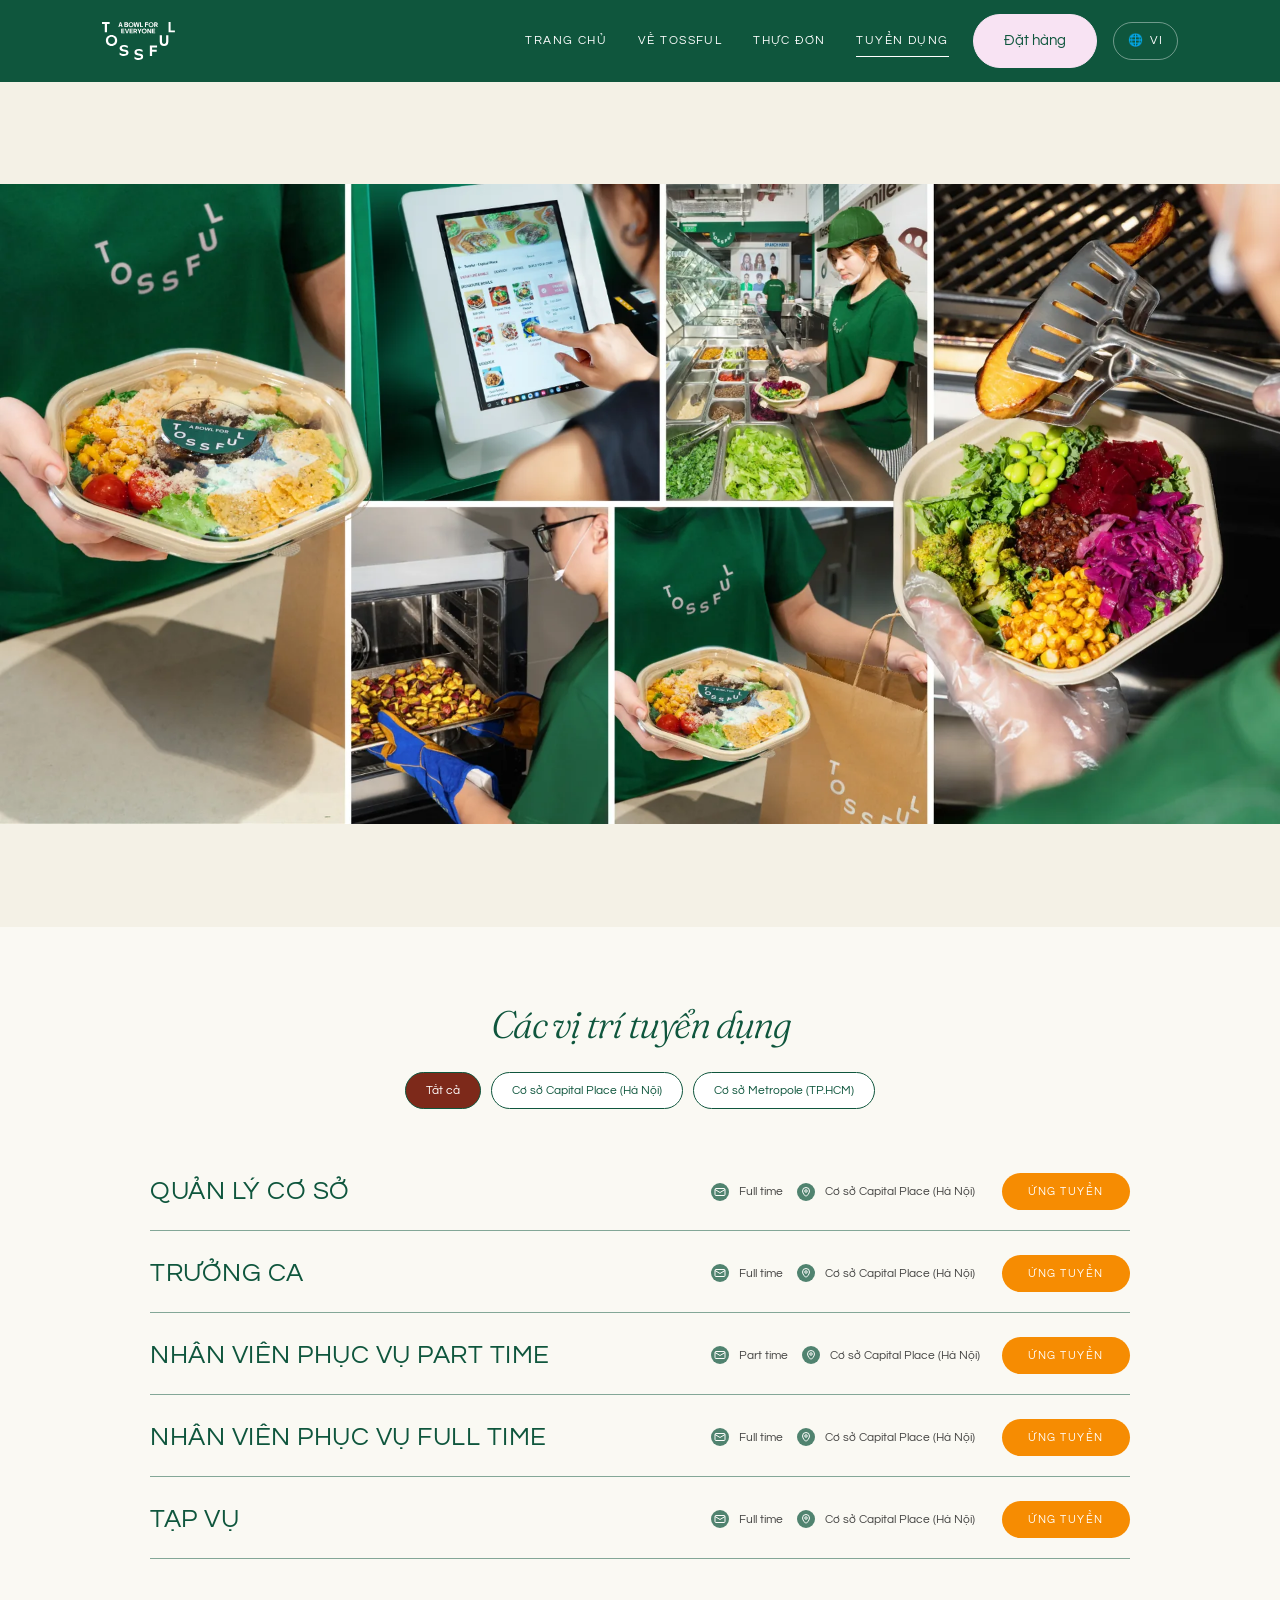
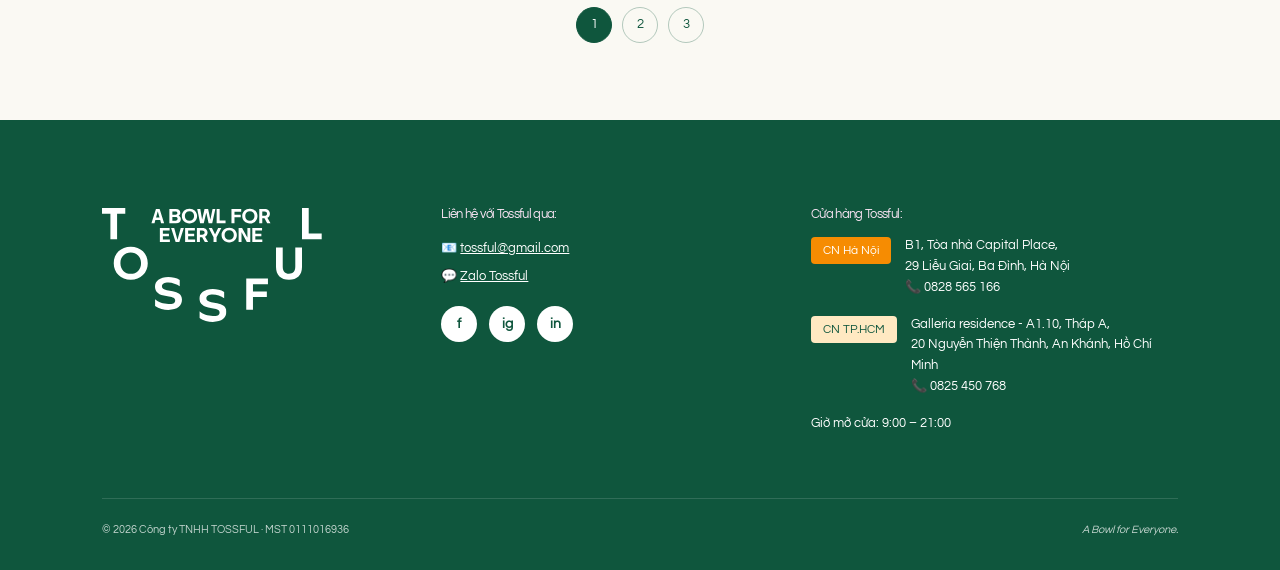
<file: careers.html>
<!doctype html>
<html lang="vi">
<head>
  <meta charset="utf-8">
  <meta name="viewport" content="width=device-width, initial-scale=1">
  <title>Tuyển dụng — Tossful</title>
  <meta name="description" content="Cùng Tossful xây cộng đồng yêu salad. Cơ hội tại Hà Nội và HCMC — ứng tuyển ngay.">
  <link rel="icon" href="images/logo-mark-green.svg" type="image/svg+xml">
  <link rel="preconnect" href="https://fonts.googleapis.com">
  <link rel="preconnect" href="https://fonts.gstatic.com" crossorigin>
  <link href="https://fonts.googleapis.com/css2?family=Fraunces:ital,opsz,wght@0,9..144,300;1,9..144,300&family=Questrial&display=swap" rel="stylesheet">
  <link rel="stylesheet" href="style.css">
</head>
<body>

  <!-- ===== HEADER ===== -->
  <header class="site-header site-header--classic">
    <div class="site-header__inner">
      <!-- TCD mockup nav (2026-07-18): logo LEFT · 5 links · Đặt hàng + VI RIGHT.
           Sweetgreen 3-col nav (TSK-125) parked for a future upgrade. -->
      <a class="site-header__logo" href="/">
        <img src="images/logo-lockup-white.svg" alt="Tossful">
      </a>
      <nav class="site-browse">
        <a href="/"><span lang="vi">Trang chủ</span><span lang="en">Home</span></a>
        <a href="about.html"><span lang="vi">Về Tossful</span><span lang="en">About</span></a>
        <a href="menu.html"><span lang="vi">Thực đơn</span><span lang="en">Menu</span></a>
        <a href="careers.html" class="is-active"><span lang="vi">Tuyển dụng</span><span lang="en">Careers</span></a>
      </nav>
      <div class="site-header__right">
        <a class="btn btn-pink" href="https://beacons.ai/tossful" target="_blank" rel="noopener"><span lang="vi">Đặt hàng</span><span lang="en">Order</span></a>
        <button class="lang-switch" data-lang-toggle aria-label="Đổi ngôn ngữ / Change language">
          🌐 <span data-lang-label>VI</span>
        </button>
        <button class="menu-toggle" aria-controls="site-nav" aria-expanded="false" aria-label="Mở menu">☰</button>
      </div>
      <!-- MOBILE drawer -->
      <nav class="site-nav" id="site-nav">
        <a href="/"><span lang="vi">Trang chủ</span><span lang="en">Home</span></a>
        <a href="about.html"><span lang="vi">Về Tossful</span><span lang="en">About</span></a>
        <a href="menu.html"><span lang="vi">Thực đơn</span><span lang="en">Menu</span></a>
        <a href="careers.html" class="is-active"><span lang="vi">Tuyển dụng</span><span lang="en">Careers</span></a>
      </nav>
    </div>
  </header>

  <main>

    <!-- ===== PHOTO COLLAGE HERO ===== -->
    <section class="careers-collage careers-collage--single">
      <img src="images/careers/careers-grid.webp" alt="Đội ngũ Tossful — chuẩn bị bowl, quầy salad, đóng gói đơn hàng" loading="eager">
    </section>

    <!-- ===== JOB LIST ===== -->
    <section class="careers-section">
      <div class="container">
        <h1 class="careers-section__title">
          <span lang="vi">Các vị trí tuyển dụng</span>
          <span lang="en">Open positions</span>
        </h1>

        <div class="tabs" data-tabs>
          <div class="careers-tabs" role="tablist">
            <button class="careers-tab" data-tab-group="careers" data-tab-target="all" aria-selected="true"><span lang="vi">Tất cả</span><span lang="en">All</span></button>
            <button class="careers-tab" data-tab-group="careers" data-tab-target="hn"  aria-selected="false"><span lang="vi">Cơ sở Capital Place (Hà Nội)</span><span lang="en">Capital Place (Hà Nội)</span></button>
            <button class="careers-tab" data-tab-group="careers" data-tab-target="hcm" aria-selected="false"><span lang="vi">Cơ sở Metropole (TP.HCM)</span><span lang="en">Metropole (HCMC)</span></button>
          </div>

          <div class="tab-panel is-active" data-tab-panel-group="careers" data-tab-panel="all">
            <div class="jobs-list">

              <div class="job-row">
                <div class="job-row__title"><span lang="vi">QUẢN LÝ CƠ SỞ</span><span lang="en">Store Manager</span></div>
                <div class="job-row__meta">
                  <span class="job-row__meta-item"><span class="job-ico"><svg viewBox="0 0 24 24" fill="none" stroke="currentColor" stroke-width="2"><rect x="2" y="5" width="20" height="14" rx="2"/><path d="M2 7l10 6 10-6"/></svg></span>Full time</span>
                  <span class="job-row__meta-item"><span class="job-ico"><svg viewBox="0 0 24 24" fill="none" stroke="currentColor" stroke-width="2"><path d="M12 21s7-5.5 7-11a7 7 0 1 0-14 0c0 5.5 7 11 7 11z"/><circle cx="12" cy="10" r="2.5"/></svg></span><span lang="vi">Cơ sở Capital Place (Hà Nội)</span><span lang="en">Capital Place (HN)</span></span>
                </div>
                <a class="btn-apply" href="https://docs.google.com/forms/d/11VW0A2qsc4G-eBKSBTBrq-EhmrdWaXu2-s2IT78nVkE/viewform" target="_blank" rel="noopener">
                  <span lang="vi">ỨNG TUYỂN</span><span lang="en">APPLY</span>
                </a>
              </div>

              <div class="job-row">
                <div class="job-row__title"><span lang="vi">TRƯỞNG CA</span><span lang="en">Shift Leader</span></div>
                <div class="job-row__meta">
                  <span class="job-row__meta-item"><span class="job-ico"><svg viewBox="0 0 24 24" fill="none" stroke="currentColor" stroke-width="2"><rect x="2" y="5" width="20" height="14" rx="2"/><path d="M2 7l10 6 10-6"/></svg></span>Full time</span>
                  <span class="job-row__meta-item"><span class="job-ico"><svg viewBox="0 0 24 24" fill="none" stroke="currentColor" stroke-width="2"><path d="M12 21s7-5.5 7-11a7 7 0 1 0-14 0c0 5.5 7 11 7 11z"/><circle cx="12" cy="10" r="2.5"/></svg></span><span lang="vi">Cơ sở Capital Place (Hà Nội)</span><span lang="en">Capital Place (HN)</span></span>
                </div>
                <a class="btn-apply" href="https://docs.google.com/forms/d/11VW0A2qsc4G-eBKSBTBrq-EhmrdWaXu2-s2IT78nVkE/viewform" target="_blank" rel="noopener">
                  <span lang="vi">ỨNG TUYỂN</span><span lang="en">APPLY</span>
                </a>
              </div>

              <div class="job-row">
                <div class="job-row__title"><span lang="vi">NHÂN VIÊN PHỤC VỤ PART TIME</span><span lang="en">Service Crew — Part time</span></div>
                <div class="job-row__meta">
                  <span class="job-row__meta-item"><span class="job-ico"><svg viewBox="0 0 24 24" fill="none" stroke="currentColor" stroke-width="2"><rect x="2" y="5" width="20" height="14" rx="2"/><path d="M2 7l10 6 10-6"/></svg></span>Part time</span>
                  <span class="job-row__meta-item"><span class="job-ico"><svg viewBox="0 0 24 24" fill="none" stroke="currentColor" stroke-width="2"><path d="M12 21s7-5.5 7-11a7 7 0 1 0-14 0c0 5.5 7 11 7 11z"/><circle cx="12" cy="10" r="2.5"/></svg></span><span lang="vi">Cơ sở Capital Place (Hà Nội)</span><span lang="en">Capital Place (HN)</span></span>
                </div>
                <a class="btn-apply" href="https://docs.google.com/forms/d/11VW0A2qsc4G-eBKSBTBrq-EhmrdWaXu2-s2IT78nVkE/viewform" target="_blank" rel="noopener">
                  <span lang="vi">ỨNG TUYỂN</span><span lang="en">APPLY</span>
                </a>
              </div>

              <div class="job-row">
                <div class="job-row__title"><span lang="vi">NHÂN VIÊN PHỤC VỤ FULL TIME</span><span lang="en">Service Crew — Full time</span></div>
                <div class="job-row__meta">
                  <span class="job-row__meta-item"><span class="job-ico"><svg viewBox="0 0 24 24" fill="none" stroke="currentColor" stroke-width="2"><rect x="2" y="5" width="20" height="14" rx="2"/><path d="M2 7l10 6 10-6"/></svg></span>Full time</span>
                  <span class="job-row__meta-item"><span class="job-ico"><svg viewBox="0 0 24 24" fill="none" stroke="currentColor" stroke-width="2"><path d="M12 21s7-5.5 7-11a7 7 0 1 0-14 0c0 5.5 7 11 7 11z"/><circle cx="12" cy="10" r="2.5"/></svg></span><span lang="vi">Cơ sở Capital Place (Hà Nội)</span><span lang="en">Capital Place (HN)</span></span>
                </div>
                <a class="btn-apply" href="https://docs.google.com/forms/d/11VW0A2qsc4G-eBKSBTBrq-EhmrdWaXu2-s2IT78nVkE/viewform" target="_blank" rel="noopener">
                  <span lang="vi">ỨNG TUYỂN</span><span lang="en">APPLY</span>
                </a>
              </div>

              <div class="job-row">
                <div class="job-row__title"><span lang="vi">TẠP VỤ</span><span lang="en">Cleaning Staff</span></div>
                <div class="job-row__meta">
                  <span class="job-row__meta-item"><span class="job-ico"><svg viewBox="0 0 24 24" fill="none" stroke="currentColor" stroke-width="2"><rect x="2" y="5" width="20" height="14" rx="2"/><path d="M2 7l10 6 10-6"/></svg></span>Full time</span>
                  <span class="job-row__meta-item"><span class="job-ico"><svg viewBox="0 0 24 24" fill="none" stroke="currentColor" stroke-width="2"><path d="M12 21s7-5.5 7-11a7 7 0 1 0-14 0c0 5.5 7 11 7 11z"/><circle cx="12" cy="10" r="2.5"/></svg></span><span lang="vi">Cơ sở Capital Place (Hà Nội)</span><span lang="en">Capital Place (HN)</span></span>
                </div>
                <a class="btn-apply" href="https://docs.google.com/forms/d/11VW0A2qsc4G-eBKSBTBrq-EhmrdWaXu2-s2IT78nVkE/viewform" target="_blank" rel="noopener">
                  <span lang="vi">ỨNG TUYỂN</span><span lang="en">APPLY</span>
                </a>
              </div>

            </div>
          </div>

          <div class="tab-panel" data-tab-panel-group="careers" data-tab-panel="hn">
            <div class="jobs-list">
              <div class="job-row">
                <div class="job-row__title"><span lang="vi">QUẢN LÝ CƠ SỞ</span><span lang="en">Store Manager</span></div>
                <div class="job-row__meta">
                  <span class="job-row__meta-item"><span class="job-ico"><svg viewBox="0 0 24 24" fill="none" stroke="currentColor" stroke-width="2"><rect x="2" y="5" width="20" height="14" rx="2"/><path d="M2 7l10 6 10-6"/></svg></span>Full time</span>
                  <span class="job-row__meta-item"><span class="job-ico"><svg viewBox="0 0 24 24" fill="none" stroke="currentColor" stroke-width="2"><path d="M12 21s7-5.5 7-11a7 7 0 1 0-14 0c0 5.5 7 11 7 11z"/><circle cx="12" cy="10" r="2.5"/></svg></span>Capital Place (HN)</span>
                </div>
                <a class="btn-apply" href="https://docs.google.com/forms/d/11VW0A2qsc4G-eBKSBTBrq-EhmrdWaXu2-s2IT78nVkE/viewform" target="_blank" rel="noopener">
                  <span lang="vi">ỨNG TUYỂN</span><span lang="en">APPLY</span>
                </a>
              </div>
              <div class="job-row">
                <div class="job-row__title"><span lang="vi">NHÂN VIÊN PHỤC VỤ FULL TIME</span><span lang="en">Service Crew — Full time</span></div>
                <div class="job-row__meta">
                  <span class="job-row__meta-item"><span class="job-ico"><svg viewBox="0 0 24 24" fill="none" stroke="currentColor" stroke-width="2"><rect x="2" y="5" width="20" height="14" rx="2"/><path d="M2 7l10 6 10-6"/></svg></span>Full time</span>
                  <span class="job-row__meta-item"><span class="job-ico"><svg viewBox="0 0 24 24" fill="none" stroke="currentColor" stroke-width="2"><path d="M12 21s7-5.5 7-11a7 7 0 1 0-14 0c0 5.5 7 11 7 11z"/><circle cx="12" cy="10" r="2.5"/></svg></span>Capital Place (HN)</span>
                </div>
                <a class="btn-apply" href="https://docs.google.com/forms/d/11VW0A2qsc4G-eBKSBTBrq-EhmrdWaXu2-s2IT78nVkE/viewform" target="_blank" rel="noopener">
                  <span lang="vi">ỨNG TUYỂN</span><span lang="en">APPLY</span>
                </a>
              </div>
            </div>
          </div>

          <div class="tab-panel" data-tab-panel-group="careers" data-tab-panel="hcm">
            <div class="jobs-list">
              <div class="job-row">
                <div class="job-row__title"><span lang="vi">QUẢN LÝ CƠ SỞ</span><span lang="en">Store Manager</span></div>
                <div class="job-row__meta">
                  <span class="job-row__meta-item"><span class="job-ico"><svg viewBox="0 0 24 24" fill="none" stroke="currentColor" stroke-width="2"><rect x="2" y="5" width="20" height="14" rx="2"/><path d="M2 7l10 6 10-6"/></svg></span>Full time</span>
                  <span class="job-row__meta-item"><span class="job-ico"><svg viewBox="0 0 24 24" fill="none" stroke="currentColor" stroke-width="2"><path d="M12 21s7-5.5 7-11a7 7 0 1 0-14 0c0 5.5 7 11 7 11z"/><circle cx="12" cy="10" r="2.5"/></svg></span>Metropole (HCMC)</span>
                </div>
                <a class="btn-apply" href="https://docs.google.com/forms/d/1nAw4wNDP2bn6IZ4CUHIXXiBCLdFkOGk4gK3LfnBAQoo/viewform" target="_blank" rel="noopener">
                  <span lang="vi">ỨNG TUYỂN</span><span lang="en">APPLY</span>
                </a>
              </div>
              <div class="job-row">
                <div class="job-row__title"><span lang="vi">NHÂN VIÊN PHỤC VỤ PART TIME</span><span lang="en">Service Crew — Part time</span></div>
                <div class="job-row__meta">
                  <span class="job-row__meta-item"><span class="job-ico"><svg viewBox="0 0 24 24" fill="none" stroke="currentColor" stroke-width="2"><rect x="2" y="5" width="20" height="14" rx="2"/><path d="M2 7l10 6 10-6"/></svg></span>Part time</span>
                  <span class="job-row__meta-item"><span class="job-ico"><svg viewBox="0 0 24 24" fill="none" stroke="currentColor" stroke-width="2"><path d="M12 21s7-5.5 7-11a7 7 0 1 0-14 0c0 5.5 7 11 7 11z"/><circle cx="12" cy="10" r="2.5"/></svg></span>Metropole (HCMC)</span>
                </div>
                <a class="btn-apply" href="https://docs.google.com/forms/d/1nAw4wNDP2bn6IZ4CUHIXXiBCLdFkOGk4gK3LfnBAQoo/viewform" target="_blank" rel="noopener">
                  <span lang="vi">ỨNG TUYỂN</span><span lang="en">APPLY</span>
                </a>
              </div>
            </div>
          </div>
        </div>

        <div class="pagination">
          <button class="pagination__btn is-active" aria-label="Page 1">1</button>
          <button class="pagination__btn" aria-label="Page 2">2</button>
          <button class="pagination__btn" aria-label="Page 3">3</button>
        </div>
      </div>
    </section>

  </main>

  <!-- ===== FOOTER ===== -->
  <footer class="site-footer">
    <div class="container">
      <div class="footer-grid">
        <div class="footer-brand">
          <span class="footer-brand__lockup"><img src="images/logo-lockup-white.svg" alt="Tossful — A Bowl for Everyone"></span>
        </div>
        <div class="footer-col">
          <h4><span lang="vi">Liên hệ với Tossful qua:</span><span lang="en">Get in touch with Tossful:</span></h4>
          <div class="footer-contact">
            <div>📧 <a href="mailto:tossful@gmail.com">tossful@gmail.com</a></div>
            <div>💬 <a href="https://zalo.me/2823151407077361665" target="_blank" rel="noopener">Zalo Tossful</a></div>
          </div>
          <div class="footer-social">
            <a href="https://www.facebook.com/tossful" target="_blank" rel="noopener" aria-label="Facebook">f</a>
            <a href="https://www.instagram.com/tossful_" target="_blank" rel="noopener" aria-label="Instagram">ig</a>
            <a href="https://www.linkedin.com/in/tossful-salad-bar-5b4639376/" target="_blank" rel="noopener" aria-label="LinkedIn">in</a>
          </div>
        </div>
        <div class="footer-col">
          <h4><span lang="vi">Cửa hàng Tossful:</span><span lang="en">Tossful stores:</span></h4>
          <div class="footer-stores">
            <div class="footer-store">
              <span class="footer-store__pill"><span lang="vi">CN Hà Nội</span><span lang="en">Hanoi</span></span>
              <div><span lang="vi">B1, Tòa nhà Capital Place,<br>29 Liễu Giai, Ba Đình, Hà Nội</span><span lang="en">B1, Capital Place Building,<br>29 Lieu Giai St., Ba Dinh, Hanoi</span><br>📞 <a href="tel:+84828565166">0828 565 166</a></div>
            </div>
            <div class="footer-store">
              <span class="footer-store__pill footer-store__pill--hcm"><span lang="vi">CN TP.HCM</span><span lang="en">HCMC</span></span>
              <div><span lang="vi">Galleria residence - A1.10, Tháp A,<br>20 Nguyễn Thiện Thành, An Khánh, Hồ Chí Minh</span><span lang="en">Galleria Residence - A1.10, Tower A,<br>20 Nguyen Thien Thanh, An Khanh, Ho Chi Minh City</span><br>📞 <a href="tel:+84825450768">0825 450 768</a></div>
            </div>
            <div class="footer-hours">
              <span lang="vi"><strong>Giờ mở cửa:</strong> 9:00 – 21:00</span>
              <span lang="en"><strong>Opening hours:</strong> 9:00 – 21:00</span>
            </div>
          </div>
        </div>
      </div>
      <div class="footer-bottom">
        <span><span lang="vi">© 2026 Công ty TNHH TOSSFUL · MST 0111016936</span><span lang="en">© 2026 TOSSFUL Co., Ltd · Tax ID 0111016936</span></span>
        <span><em>A Bowl for Everyone.</em></span>
      </div>
    </div>
  </footer>

  <script src="script.js" defer></script>
</body>
</html>
</file>
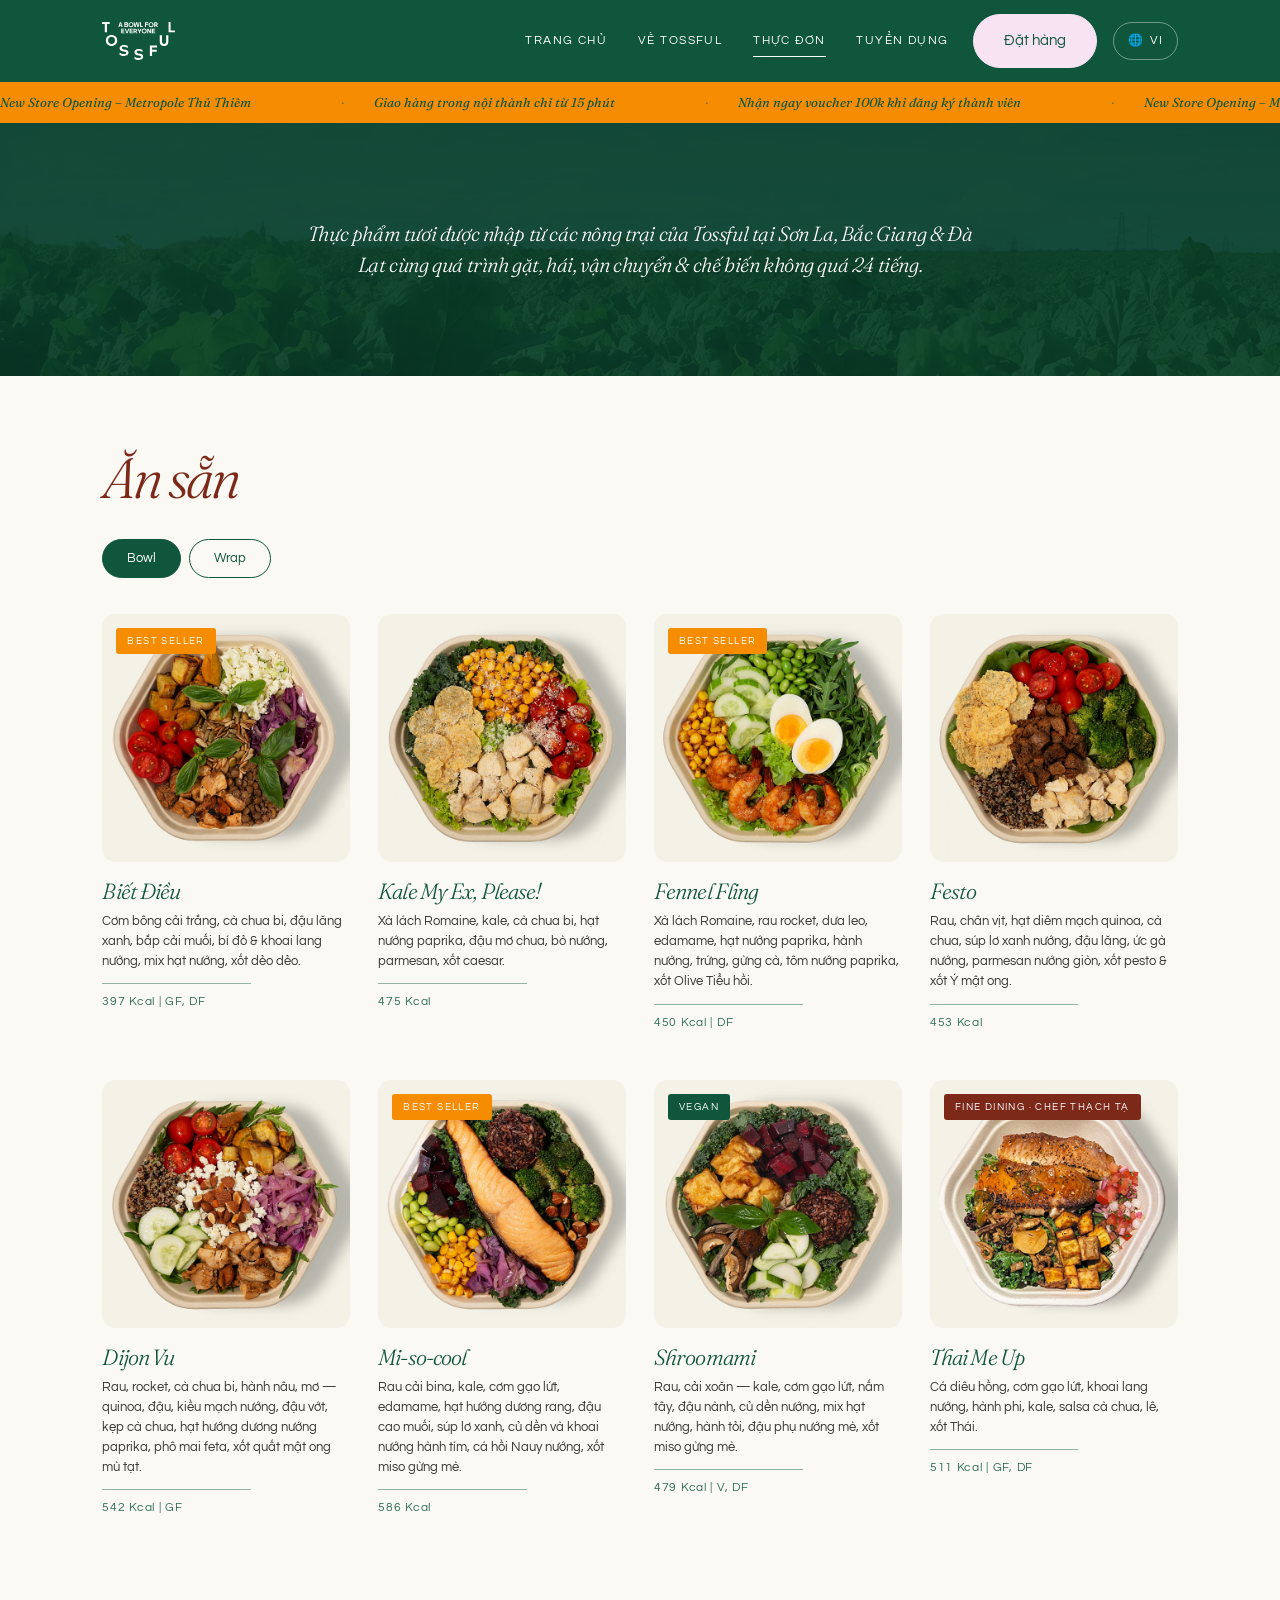
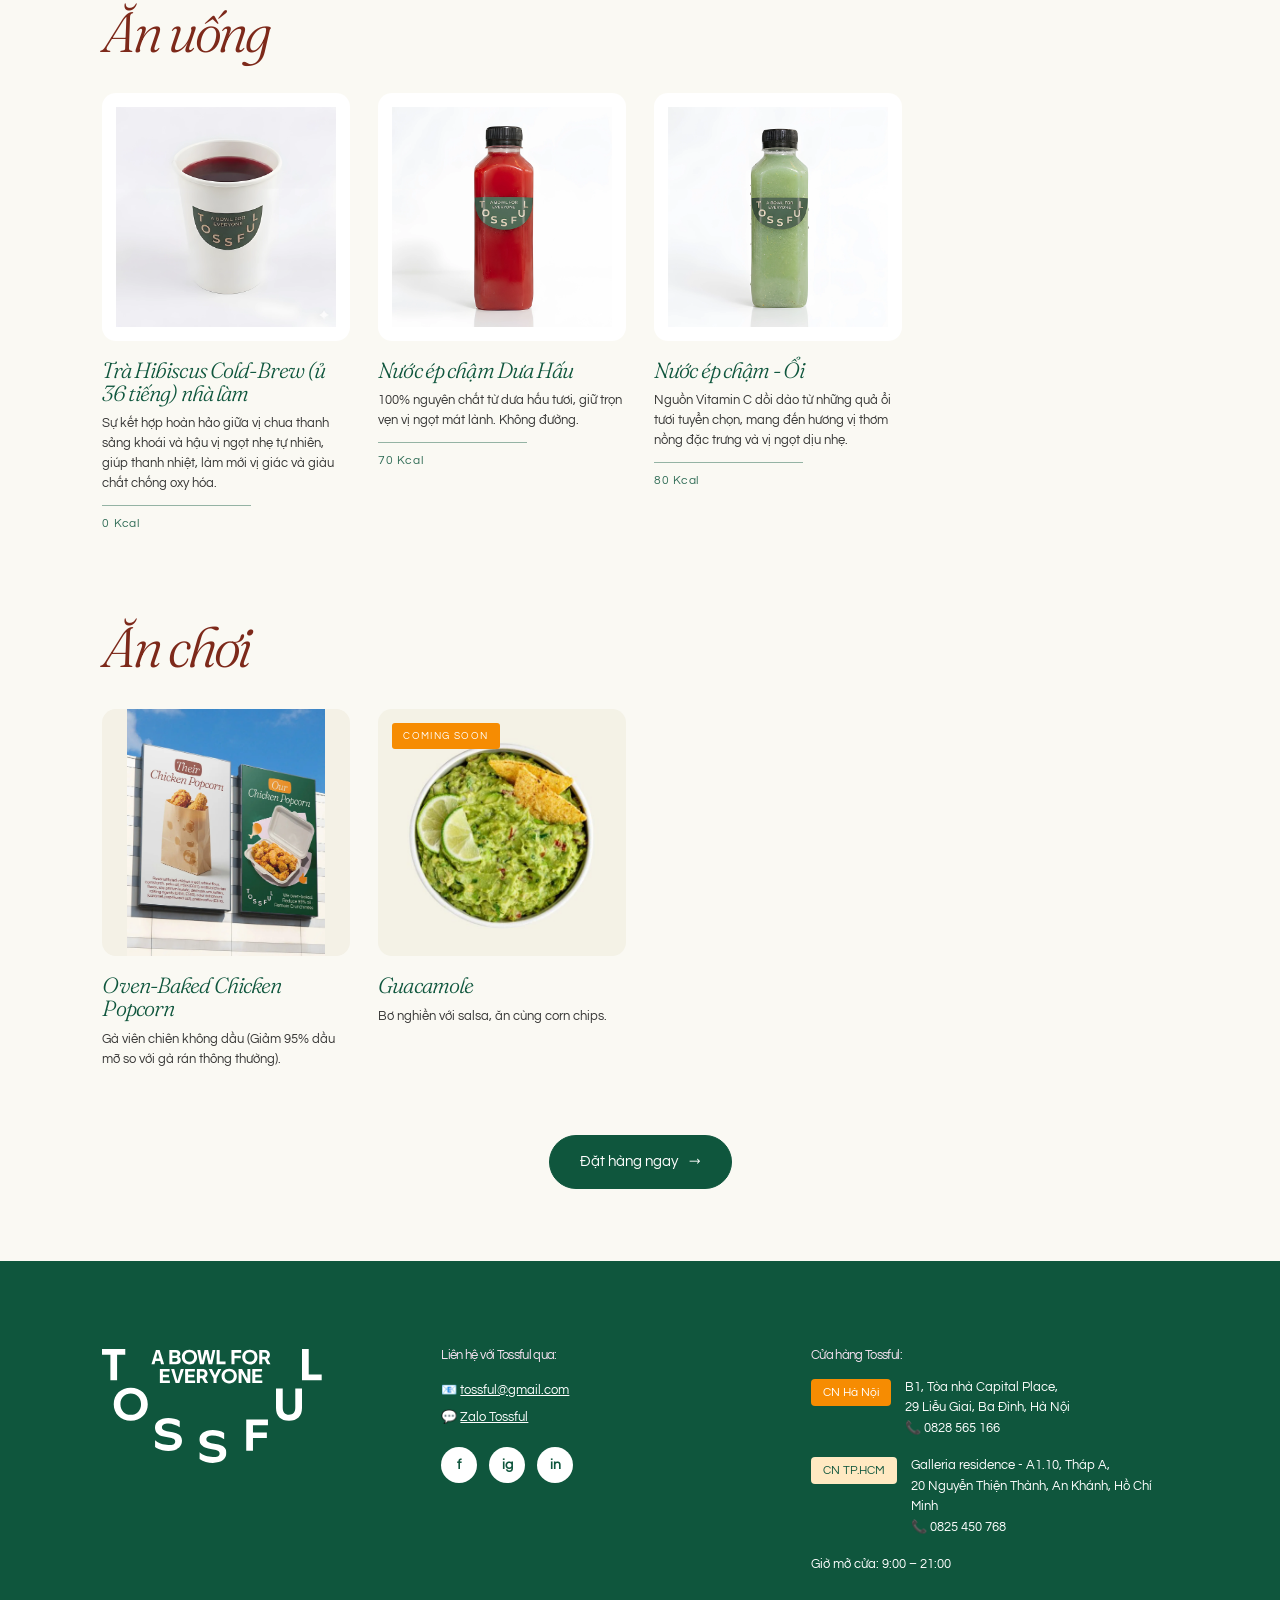
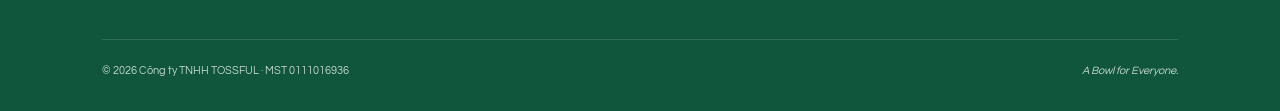
<file: menu.html>
<!doctype html>
<html lang="vi">
<head>
  <meta charset="utf-8">
  <meta name="viewport" content="width=device-width, initial-scale=1">
  <title>Thực đơn — Tossful</title>
  <meta name="description" content="Thực đơn Tossful — Bowl, Wrap, đồ uống và đồ ăn chơi. Salad healthy, vị quốc tế, nguyên liệu Việt.">
  <link rel="icon" href="images/logo-mark-green.svg" type="image/svg+xml">
  <link rel="preconnect" href="https://fonts.googleapis.com">
  <link rel="preconnect" href="https://fonts.gstatic.com" crossorigin>
  <link href="https://fonts.googleapis.com/css2?family=Fraunces:ital,opsz,wght@0,9..144,300;1,9..144,300&family=Questrial&display=swap" rel="stylesheet">
  <link rel="stylesheet" href="style.css">
</head>
<body>

  <!-- ===== HEADER ===== -->
  <header class="site-header site-header--classic">
    <div class="site-header__inner">
      <!-- TCD mockup nav (2026-07-18): logo LEFT · 5 links · Đặt hàng + VI RIGHT.
           Sweetgreen 3-col nav (TSK-125) parked for a future upgrade. -->
      <a class="site-header__logo" href="/">
        <img src="images/logo-lockup-white.svg" alt="Tossful">
      </a>
      <nav class="site-browse">
        <a href="/"><span lang="vi">Trang chủ</span><span lang="en">Home</span></a>
        <a href="about.html"><span lang="vi">Về Tossful</span><span lang="en">About</span></a>
        <a href="menu.html" class="is-active"><span lang="vi">Thực đơn</span><span lang="en">Menu</span></a>
        <a href="careers.html"><span lang="vi">Tuyển dụng</span><span lang="en">Careers</span></a>
      </nav>
      <div class="site-header__right">
        <a class="btn btn-pink" href="https://beacons.ai/tossful" target="_blank" rel="noopener"><span lang="vi">Đặt hàng</span><span lang="en">Order</span></a>
        <button class="lang-switch" data-lang-toggle aria-label="Đổi ngôn ngữ / Change language">
          🌐 <span data-lang-label>VI</span>
        </button>
        <button class="menu-toggle" aria-controls="site-nav" aria-expanded="false" aria-label="Mở menu">☰</button>
      </div>
      <!-- MOBILE drawer -->
      <nav class="site-nav" id="site-nav">
        <a href="/"><span lang="vi">Trang chủ</span><span lang="en">Home</span></a>
        <a href="about.html"><span lang="vi">Về Tossful</span><span lang="en">About</span></a>
        <a href="menu.html" class="is-active"><span lang="vi">Thực đơn</span><span lang="en">Menu</span></a>
        <a href="careers.html"><span lang="vi">Tuyển dụng</span><span lang="en">Careers</span></a>
      </nav>
    </div>
  </header>

  <!-- Announcement marquee -->
  <div class="announce">
    <div class="announce__track">      <span><span lang="vi">New Store Opening – Metropole Thủ Thiêm</span><span lang="en">New Store Opening – Metropole Thủ Thiêm</span></span>      <span><span lang="vi">Giao hàng trong nội thành chỉ từ 15 phút</span><span lang="en">Inner-city delivery from just 15 minutes</span></span>      <span><span lang="vi">Nhận ngay voucher 100k khi đăng ký thành viên</span><span lang="en">Snag a 100k voucher the moment you join</span></span>      <span><span lang="vi">New Store Opening – Metropole Thủ Thiêm</span><span lang="en">New Store Opening – Metropole Thủ Thiêm</span></span>      <span><span lang="vi">Giao hàng trong nội thành chỉ từ 15 phút</span><span lang="en">Inner-city delivery from just 15 minutes</span></span>      <span><span lang="vi">Nhận ngay voucher 100k khi đăng ký thành viên</span><span lang="en">Snag a 100k voucher the moment you join</span></span>
    </div>
  </div>

  <main>

    <!-- ===== GREEN LEAF BANNER (matches Menu.png) ===== -->
    <section class="menu-banner">
      <div class="container">
        <p class="menu-banner__text">
          <span lang="vi">Thực phẩm tươi được nhập từ các nông trại của Tossful tại Sơn La, Bắc Giang & Đà Lạt cùng quá trình gặt, hái, vận chuyển & chế biến không quá 24 tiếng.</span>
          <span lang="en">Straight from our farms in Sơn La, Bắc Giang & Đà Lạt — picked, packed & prepped in under 24 hours.</span>
        </p>
      </div>
    </section>

    <!-- ===== ĂN SẴN (Bowl / Wrap) ===== -->
    <section class="menu-section" id="ansan">
      <div class="container">
        <h2 class="menu-section__title"><span lang="vi">Ăn sẵn</span><span lang="en">Ready-to-eat</span></h2>

        <div class="tabs" data-tabs>
          <div class="menu-subtabs" role="tablist">
            <button class="menu-subtab" data-tab-group="ansan" data-tab-target="bowl" aria-selected="true">Bowl</button>
            <button class="menu-subtab" data-tab-group="ansan" data-tab-target="wrap" aria-selected="false">Wrap</button>
          </div>

          <div class="tab-panel is-active" data-tab-panel-group="ansan" data-tab-panel="bowl">
            <div class="menu-grid">

              <article class="menu-item">
                <div class="menu-item__media">
                  <span class="tag">BEST SELLER</span>
                  <img src="images/bowls/bowl-biet-dieu.webp" alt="Biết Điều" loading="lazy">
                </div>
                <h3 class="menu-item__name">Biết Điều</h3>
                <p class="menu-item__desc">
                  <span lang="vi">Cơm bông cải trắng, cà chua bi, đậu lăng xanh, bắp cải muối, bí đỏ & khoai lang nướng, mix hạt nướng, xốt dẻo dẻo.</span>
                  <span lang="en">Cauliflower rice, baby tomatoes, green lentils, pickled cabbage, roasted pumpkin & sweet potato, mixed seeds, signature dressing.</span>
                </p>
                <p class="menu-item__meta">397 Kcal | GF, DF</p>
              </article>

              <article class="menu-item">
                <div class="menu-item__media">
                  <img src="images/bowls/bowl-kale-my-ex.webp" alt="Kale My Ex, Please!" loading="lazy">
                </div>
                <h3 class="menu-item__name">Kale My Ex, Please!</h3>
                <p class="menu-item__desc">
                  <span lang="vi">Xà lách Romaine, kale, cà chua bi, hạt nướng paprika, đậu mơ chua, bò nướng, parmesan, xốt caesar.</span>
                  <span lang="en">Romaine, kale, baby tomatoes, paprika seeds, pickled apricot, grilled beef, parmesan, Caesar dressing.</span>
                </p>
                <p class="menu-item__meta">475 Kcal</p>
              </article>

              <article class="menu-item">
                <div class="menu-item__media">
                  <span class="tag">BEST SELLER</span>
                  <img src="images/bowls/bowl-fennel-fling.webp" alt="Fennel Fling" loading="lazy">
                </div>
                <h3 class="menu-item__name">Fennel Fling</h3>
                <p class="menu-item__desc">
                  <span lang="vi">Xà lách Romaine, rau rocket, dưa leo, edamame, hạt nướng paprika, hành nướng, trứng, gừng cà, tôm nướng paprika, xốt Olive Tiểu hồi.</span>
                  <span lang="en">Romaine, rocket, cucumber, edamame, paprika seeds, charred onion, egg, ginger, paprika prawns, fennel olive dressing.</span>
                </p>
                <p class="menu-item__meta">450 Kcal | DF</p>
              </article>

              <article class="menu-item">
                <div class="menu-item__media">
                  <img src="images/bowls/bowl-festo.webp" alt="Festo" loading="lazy">
                </div>
                <h3 class="menu-item__name">Festo</h3>
                <p class="menu-item__desc">
                  <span lang="vi">Rau, chân vịt, hạt diêm mạch quinoa, cà chua, súp lơ xanh nướng, đậu lăng, ức gà nướng, parmesan nướng giòn, xốt pesto & xốt Ý mật ong.</span>
                  <span lang="en">Greens, spinach, quinoa, tomato, roasted broccoli, lentils, grilled chicken, crisp parmesan, pesto & honey-balsamic.</span>
                </p>
                <p class="menu-item__meta">453 Kcal</p>
              </article>

              <article class="menu-item">
                <div class="menu-item__media">
                  <img src="images/bowls/bowl-dijon-vu.webp" alt="Dijon Vu" loading="lazy">
                </div>
                <h3 class="menu-item__name">Dijon Vu</h3>
                <p class="menu-item__desc">
                  <span lang="vi">Rau, rocket, cà chua bi, hành nâu, mơ — quinoa, đậu, kiều mạch nướng, đậu vớt, kẹp cà chua, hạt hướng dương nướng paprika, phô mai feta, xốt quất mật ong mù tạt.</span>
                  <span lang="en">Greens, rocket, baby tomatoes, brown onion, apricot — quinoa, beans, roasted buckwheat, beans, tomato wedge, paprika sunflower seeds, feta, kumquat honey mustard.</span>
                </p>
                <p class="menu-item__meta">542 Kcal | GF</p>
              </article>

              <article class="menu-item">
                <div class="menu-item__media">
                  <span class="tag">BEST SELLER</span>
                  <img src="images/bowls/bowl-misocool.webp" alt="Mi-so-cool" loading="lazy">
                </div>
                <h3 class="menu-item__name">Mi-so-cool</h3>
                <p class="menu-item__desc">
                  <span lang="vi">Rau cải bina, kale, cơm gạo lứt, edamame, hạt hướng dương rang, đậu cao muối, súp lơ xanh, củ dền và khoai nướng hành tím, cá hồi Nauy nướng, xốt miso gừng mè.</span>
                  <span lang="en">Spinach, kale, brown rice, edamame, sunflower seeds, salted soy beans, broccoli, roasted beetroot & sweet potato with shallots, miso-roasted salmon, miso ginger sesame dressing.</span>
                </p>
                <p class="menu-item__meta">586 Kcal</p>
              </article>

              <article class="menu-item">
                <div class="menu-item__media">
                  <span class="tag tag--vegan">VEGAN</span>
                  <img src="images/bowls/bowl-shroomami.webp" alt="Shroomami" loading="lazy">
                </div>
                <h3 class="menu-item__name">Shroomami</h3>
                <p class="menu-item__desc">
                  <span lang="vi">Rau, cải xoăn — kale, cơm gạo lứt, nấm tây, đậu nành, củ dền nướng, mix hạt nướng, hành tỏi, đậu phụ nướng mè, xốt miso gừng mè.</span>
                  <span lang="en">Greens, kale, brown rice, mushroom mix, soybeans, roasted beetroot, mixed seeds, onion garlic, sesame tofu, miso ginger sesame.</span>
                </p>
                <p class="menu-item__meta">479 Kcal | V, DF</p>
              </article>

              <article class="menu-item">
                <div class="menu-item__media">
                  <span class="tag tag--chef">FINE DINING · CHEF THẠCH TẠ</span>
                  <img src="images/bowls/bowl-thai-me-up.webp" alt="Thai Me Up" loading="lazy">
                </div>
                <h3 class="menu-item__name">Thai Me Up</h3>
                <p class="menu-item__desc">
                  <span lang="vi">Cá diêu hồng, cơm gạo lứt, khoai lang nướng, hành phi, kale, salsa cà chua, lê, xốt Thái.</span>
                  <span lang="en">Red tilapia, brown rice, roasted sweet potato, crispy shallots, kale, tomato salsa, pear, Thai dressing.</span>
                </p>
                <p class="menu-item__meta">511 Kcal | GF, DF</p>
              </article>

            </div>
          </div>

          <div class="tab-panel" data-tab-panel-group="ansan" data-tab-panel="wrap">
            <div class="menu-grid">

              <article class="menu-item">
                <div class="menu-item__media">
                  <span class="tag">BEST SELLER</span>
                  <img src="images/wraps/wrap-biet-dieu.webp" alt="Biết Điều Wrap" loading="lazy">
                </div>
                <h3 class="menu-item__name">Biết Điều</h3>
                <p class="menu-item__desc">
                  <span lang="vi">Cơm bông cải trắng, cà chua bi, đậu lăng xanh, bắp cải muối, bí đỏ & khoai lang nướng, mix hạt nướng, húng tây, đùi gà nướng Paprika, xốt hạt điều cay.</span>
                  <span lang="en">Cauliflower rice, baby tomatoes, green lentils, pickled cabbage, roasted pumpkin & sweet potato, mixed seeds, basil, paprika chicken thigh, spicy cashew dressing.</span>
                </p>
                <p class="menu-item__meta">450 Kcal | GF, DF</p>
              </article>

              <article class="menu-item">
                <div class="menu-item__media">
                  <img src="images/wraps/wrap-kale-my-ex.webp" alt="Kale My Ex, Please! Wrap" loading="lazy">
                </div>
                <h3 class="menu-item__name">Kale My Ex, Please!</h3>
                <p class="menu-item__desc">
                  <span lang="vi">Xà lách Romaine, rau cải xoăn — kale, cà chua bi, ngô nướng paprika, bánh mì đen giòn, ức gà nướng, parmesan bào, xốt caesar.</span>
                  <span lang="en">Romaine, kale, baby tomatoes, paprika-roasted corn, crispy dark bread, grilled chicken breast, shaved parmesan, Caesar dressing.</span>
                </p>
                <p class="menu-item__meta">512 Kcal</p>
              </article>

              <article class="menu-item">
                <div class="menu-item__media">
                  <img src="images/wraps/wrap-fennel-fling.webp" alt="Fennel Fling Wrap" loading="lazy">
                </div>
                <h3 class="menu-item__name">Fennel Fling</h3>
                <p class="menu-item__desc">
                  <span lang="vi">Xà lách Romaine, rau rocket, dưa chuột, ngô nướng paprika, edamame, bánh mì đen giòn, tôm nướng paprika, xốt Olive tiểu hồi.</span>
                  <span lang="en">Romaine, rocket, cucumber, paprika-roasted corn, edamame, crispy dark bread, paprika prawns, fennel olive dressing.</span>
                </p>
                <p class="menu-item__meta">455 Kcal | DF</p>
              </article>

              <article class="menu-item">
                <div class="menu-item__media">
                  <img src="images/wraps/wrap-festo.webp" alt="Festo Wrap" loading="lazy">
                </div>
                <h3 class="menu-item__name">Festo</h3>
                <p class="menu-item__desc">
                  <span lang="vi">Rau chân vịt, hạt diêm mạch — quinoa, cà chua bi, súp lơ xanh nướng, bánh mì đen giòn, ức gà nướng, parmesan nướng giòn, xốt pesto & xốt ớt nhà làm.</span>
                  <span lang="en">Spinach, quinoa, baby tomatoes, roasted broccoli, crispy dark bread, grilled chicken breast, crisp parmesan, pesto & house chili sauce.</span>
                </p>
                <p class="menu-item__meta">485 Kcal</p>
              </article>

              <article class="menu-item">
                <div class="menu-item__media">
                  <img src="images/wraps/wrap-dijon-vu.webp" alt="Dijon Vu Wrap" loading="lazy">
                </div>
                <h3 class="menu-item__name">Dijon Vu</h3>
                <p class="menu-item__desc">
                  <span lang="vi">Rau rocket, cà chua bi, hạt diêm mạch — quinoa, bí đỏ & khoai lang nướng, dưa chuột, bắp cải muối, hạnh nhân nướng, đùi gà nướng Paprika, phô mai Feta, xốt quất mật ong mù tạt.</span>
                  <span lang="en">Rocket, baby tomatoes, quinoa, roasted pumpkin & sweet potato, cucumber, pickled cabbage, roasted almonds, paprika chicken thigh, feta, kumquat honey mustard.</span>
                </p>
                <p class="menu-item__meta">560 Kcal | GF</p>
              </article>

              <article class="menu-item">
                <div class="menu-item__media">
                  <img src="images/wraps/wrap-misocool.webp" alt="Mi-so-cool Wrap" loading="lazy">
                </div>
                <h3 class="menu-item__name">Mi-so-cool</h3>
                <p class="menu-item__desc">
                  <span lang="vi">Rau cải xoăn — kale, cơm gạo lứt, edamame, ngô nướng paprika, bắp cải muối, súp lơ xanh nướng, củ dền muối, hạnh nhân nướng, cá hồi Nauy nướng, xốt miso gừng mè.</span>
                  <span lang="en">Kale, brown rice, edamame, paprika-roasted corn, pickled cabbage, roasted broccoli, salted beetroot, roasted almonds, Norwegian salmon, miso ginger sesame.</span>
                </p>
                <p class="menu-item__meta">584 Kcal</p>
              </article>

              <article class="menu-item">
                <div class="menu-item__media">
                  <span class="tag tag--vegan">VEGAN</span>
                  <img src="images/wraps/wrap-shroomami.webp" alt="Shroomami Wrap" loading="lazy">
                </div>
                <h3 class="menu-item__name">Shroomami</h3>
                <p class="menu-item__desc">
                  <span lang="vi">Rau cải xoăn — kale, cơm gạo lứt, húng tây, dưa chuột, củ dền muối, mix hạt nướng, nấm xào, đậu phụ nướng mè, xốt miso gừng mè.</span>
                  <span lang="en">Kale, brown rice, basil, cucumber, salted beetroot, mixed seeds, sautéed mushrooms, sesame tofu, miso ginger sesame.</span>
                </p>
                <p class="menu-item__meta">513 Kcal | V, DF</p>
              </article>

            </div>
          </div>
        </div>
      </div>
    </section>

    <!-- ===== ĂN UỐNG ===== -->
    <section class="menu-section" id="anuong">
      <div class="container">
        <h2 class="menu-section__title"><span lang="vi">Ăn uống</span><span lang="en">Drinks</span></h2>

        <div class="menu-grid menu-grid--drinks">
          <article class="menu-item">
            <div class="menu-item__media">
              <img src="images/drinks/tra-atiso-do.webp" alt="Trà Hibiscus Cold-Brew nhà làm" loading="lazy">
            </div>
            <h3 class="menu-item__name"><span lang="vi">Trà Hibiscus Cold-Brew (ủ 36 tiếng) nhà làm</span><span lang="en">House-Made Hibiscus Cold-Brew (36-hour steep)</span></h3>
            <p class="menu-item__desc">
              <span lang="vi">Sự kết hợp hoàn hảo giữa vị chua thanh sảng khoái và hậu vị ngọt nhẹ tự nhiên, giúp thanh nhiệt, làm mới vị giác và giàu chất chống oxy hóa.</span>
              <span lang="en">Bright, tart & just-sweet-enough — a cooling, antioxidant-packed sip.</span>
            </p>
            <p class="menu-item__meta">0 Kcal</p>
          </article>

          <article class="menu-item">
            <div class="menu-item__media">
              <img src="images/drinks/ep-dua-hau.webp" alt="Nước ép chậm Dưa Hấu" loading="lazy">
            </div>
            <h3 class="menu-item__name"><span lang="vi">Nước ép chậm Dưa Hấu</span><span lang="en">Cold-Pressed Watermelon</span></h3>
            <p class="menu-item__desc">
              <span lang="vi">100% nguyên chất từ dưa hấu tươi, giữ trọn vẹn vị ngọt mát lành. Không đường.</span>
              <span lang="en">100% fresh watermelon — pure, cool, naturally sweet. No added sugar.</span>
            </p>
            <p class="menu-item__meta">70 Kcal</p>
          </article>

          <article class="menu-item">
            <div class="menu-item__media">
              <img src="images/drinks/ep-oi.webp" alt="Nước ép chậm - Ổi" loading="lazy">
            </div>
            <h3 class="menu-item__name"><span lang="vi">Nước ép chậm - Ổi</span><span lang="en">Cold-Pressed Guava</span></h3>
            <p class="menu-item__desc">
              <span lang="vi">Nguồn Vitamin C dồi dào từ những quả ổi tươi tuyển chọn, mang đến hương vị thơm nồng đặc trưng và vị ngọt dịu nhẹ.</span>
              <span lang="en">A big hit of vitamin C from hand-picked guavas — fragrant and gently sweet.</span>
            </p>
            <p class="menu-item__meta">80 Kcal</p>
          </article>
        </div>
      </div>
    </section>

    <!-- ===== ĂN CHƠI ===== -->
    <section class="menu-section" id="anchoi">
      <div class="container">
        <h2 class="menu-section__title"><span lang="vi">Ăn chơi</span><span lang="en">Snacks</span></h2>

        <div class="menu-grid">
          <article class="menu-item">
            <div class="menu-item__media menu-item__media--poster">
              <img src="images/sides/popcorn-compare.webp" alt="Their vs Our Chicken Popcorn — Tossful nướng lò, giảm 95% dầu mỡ" loading="lazy">
            </div>
            <h3 class="menu-item__name">Oven-Baked Chicken Popcorn</h3>
            <p class="menu-item__desc">
              <span lang="vi">Gà viên chiên không dầu (Giảm 95% dầu mỡ so với gà rán thông thường).</span>
              <span lang="en">Popcorn chicken, oven-crisped not deep-fried — 95% less oil, all the crunch.</span>
            </p>
          </article>

          <article class="menu-item">
            <div class="menu-item__media">
              <span class="tag">COMING SOON</span>
              <img src="images/sides/guacamole-chips.jpg" alt="Guacamole" loading="lazy">
            </div>
            <h3 class="menu-item__name">Guacamole</h3>
            <p class="menu-item__desc">
              <span lang="vi">Bơ nghiền với salsa, ăn cùng corn chips.</span>
              <span lang="en">Avocado mashed with salsa, scooped up with corn chips.</span>
            </p>
          </article>
        </div>

        <div style="text-align:center; margin-top:56px;">
          <a class="btn btn-primary" href="https://beacons.ai/tossful" target="_blank" rel="noopener">
            <span lang="vi">Đặt hàng ngay</span><span lang="en">Order now</span> &nbsp;→
          </a>
        </div>
      </div>
    </section>

  </main>

  <!-- ===== FOOTER ===== -->
  <footer class="site-footer">
    <div class="container">
      <div class="footer-grid">
        <div class="footer-brand">
          <span class="footer-brand__lockup"><img src="images/logo-lockup-white.svg" alt="Tossful — A Bowl for Everyone"></span>
        </div>
        <div class="footer-col">
          <h4><span lang="vi">Liên hệ với Tossful qua:</span><span lang="en">Get in touch with Tossful:</span></h4>
          <div class="footer-contact">
            <div>📧 <a href="mailto:tossful@gmail.com">tossful@gmail.com</a></div>
            <div>💬 <a href="https://zalo.me/2823151407077361665" target="_blank" rel="noopener">Zalo Tossful</a></div>
          </div>
          <div class="footer-social">
            <a href="https://www.facebook.com/tossful" target="_blank" rel="noopener" aria-label="Facebook">f</a>
            <a href="https://www.instagram.com/tossful_" target="_blank" rel="noopener" aria-label="Instagram">ig</a>
            <a href="https://www.linkedin.com/in/tossful-salad-bar-5b4639376/" target="_blank" rel="noopener" aria-label="LinkedIn">in</a>
          </div>
        </div>
        <div class="footer-col">
          <h4><span lang="vi">Cửa hàng Tossful:</span><span lang="en">Tossful stores:</span></h4>
          <div class="footer-stores">
            <div class="footer-store">
              <span class="footer-store__pill"><span lang="vi">CN Hà Nội</span><span lang="en">Hanoi</span></span>
              <div><span lang="vi">B1, Tòa nhà Capital Place,<br>29 Liễu Giai, Ba Đình, Hà Nội</span><span lang="en">B1, Capital Place Building,<br>29 Lieu Giai St., Ba Dinh, Hanoi</span><br>📞 <a href="tel:+84828565166">0828 565 166</a></div>
            </div>
            <div class="footer-store">
              <span class="footer-store__pill footer-store__pill--hcm"><span lang="vi">CN TP.HCM</span><span lang="en">HCMC</span></span>
              <div><span lang="vi">Galleria residence - A1.10, Tháp A,<br>20 Nguyễn Thiện Thành, An Khánh, Hồ Chí Minh</span><span lang="en">Galleria Residence - A1.10, Tower A,<br>20 Nguyen Thien Thanh, An Khanh, Ho Chi Minh City</span><br>📞 <a href="tel:+84825450768">0825 450 768</a></div>
            </div>
            <div class="footer-hours">
              <span lang="vi"><strong>Giờ mở cửa:</strong> 9:00 – 21:00</span>
              <span lang="en"><strong>Opening hours:</strong> 9:00 – 21:00</span>
            </div>
          </div>
        </div>
      </div>
      <div class="footer-bottom">
        <span><span lang="vi">© 2026 Công ty TNHH TOSSFUL · MST 0111016936</span><span lang="en">© 2026 TOSSFUL Co., Ltd · Tax ID 0111016936</span></span>
        <span><em>A Bowl for Everyone.</em></span>
      </div>
    </div>
  </footer>

  <script src="script.js" defer></script>
</body>
</html>
</file>
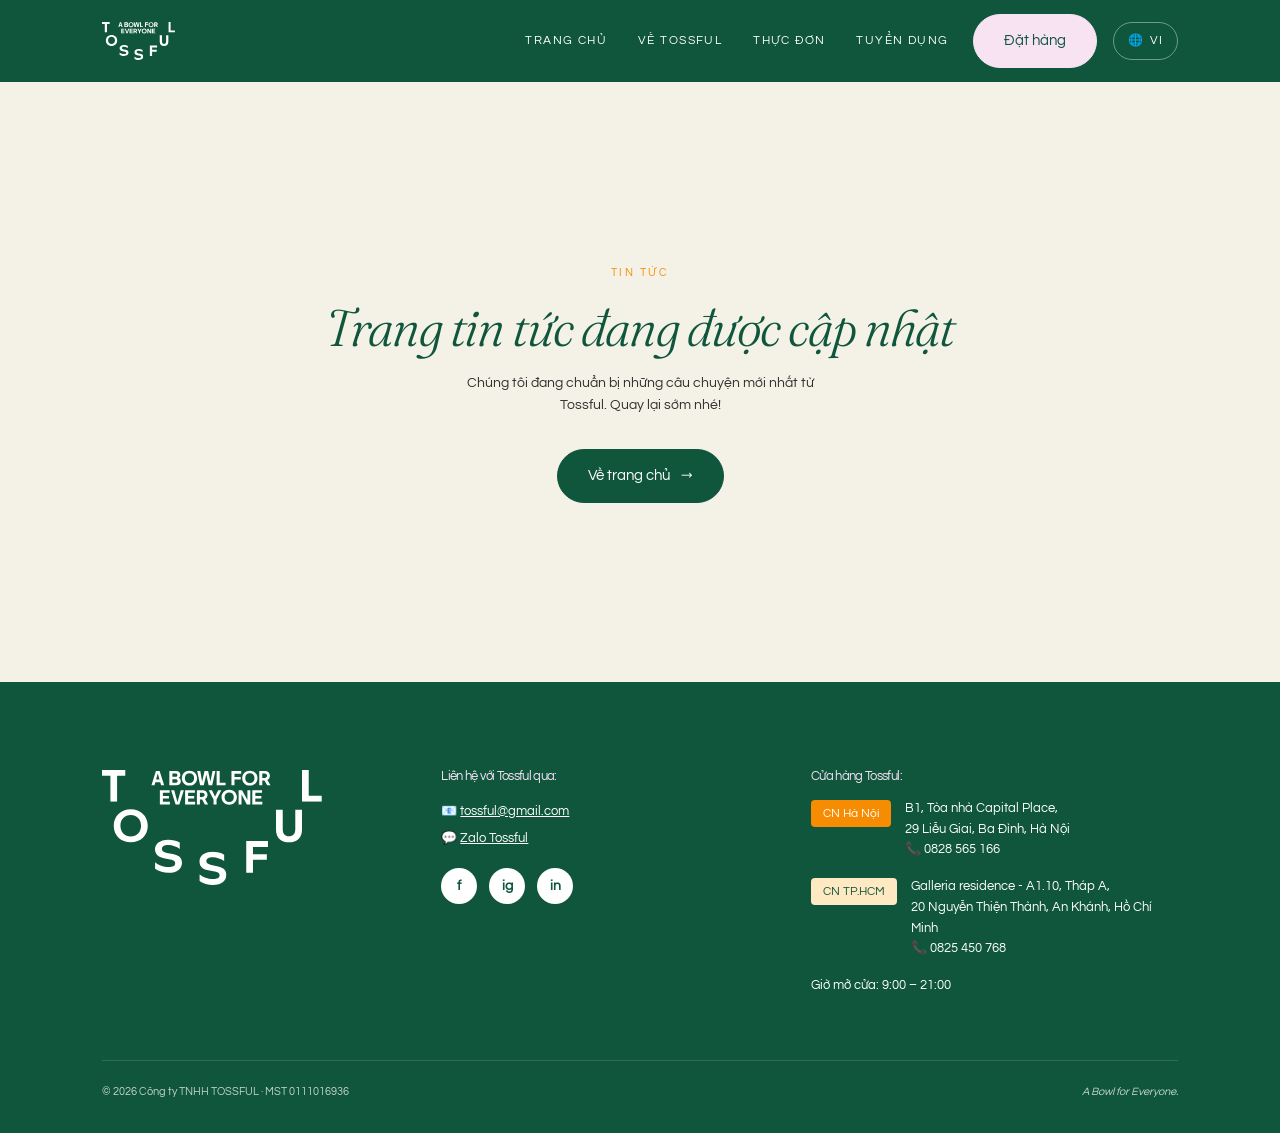
<file: news.html>
<!doctype html>
<html lang="vi">
<head>
  <meta charset="utf-8">
  <meta name="viewport" content="width=device-width, initial-scale=1">
  <title>Tin tức — Tossful</title>
  <meta name="description" content="Tin tức Tossful — khuyến mãi, sự kiện, thông báo và những câu chuyện mới nhất.">
  <link rel="icon" href="images/logo-mark-green.svg" type="image/svg+xml">
  <link rel="preconnect" href="https://fonts.googleapis.com">
  <link rel="preconnect" href="https://fonts.gstatic.com" crossorigin>
  <link href="https://fonts.googleapis.com/css2?family=Fraunces:ital,opsz,wght@0,9..144,300;1,9..144,300&family=Questrial&display=swap" rel="stylesheet">
  <link rel="stylesheet" href="style.css">
</head>
<body>

  <!-- ===== HEADER ===== -->
  <header class="site-header site-header--classic">
    <div class="site-header__inner">
      <!-- TCD mockup nav (2026-07-18): logo LEFT · 5 links · Đặt hàng + VI RIGHT.
           Sweetgreen 3-col nav (TSK-125) parked for a future upgrade. -->
      <a class="site-header__logo" href="/">
        <img src="images/logo-lockup-white.svg" alt="Tossful">
      </a>
      <nav class="site-browse">
        <a href="/"><span lang="vi">Trang chủ</span><span lang="en">Home</span></a>
        <a href="about.html"><span lang="vi">Về Tossful</span><span lang="en">About</span></a>
        <a href="menu.html"><span lang="vi">Thực đơn</span><span lang="en">Menu</span></a>
        <a href="careers.html"><span lang="vi">Tuyển dụng</span><span lang="en">Careers</span></a>
      </nav>
      <div class="site-header__right">
        <a class="btn btn-pink" href="https://beacons.ai/tossful" target="_blank" rel="noopener"><span lang="vi">Đặt hàng</span><span lang="en">Order</span></a>
        <button class="lang-switch" data-lang-toggle aria-label="Đổi ngôn ngữ / Change language">
          🌐 <span data-lang-label>VI</span>
        </button>
        <button class="menu-toggle" aria-controls="site-nav" aria-expanded="false" aria-label="Mở menu">☰</button>
      </div>
      <!-- MOBILE drawer -->
      <nav class="site-nav" id="site-nav">
        <a href="/"><span lang="vi">Trang chủ</span><span lang="en">Home</span></a>
        <a href="about.html"><span lang="vi">Về Tossful</span><span lang="en">About</span></a>
        <a href="menu.html"><span lang="vi">Thực đơn</span><span lang="en">Menu</span></a>
        <a href="careers.html"><span lang="vi">Tuyển dụng</span><span lang="en">Careers</span></a>
      </nav>
    </div>
  </header>

  <main>
    <section class="news-hold">
      <div class="container">
        <span class="news-hold__eyebrow"><span lang="vi">TIN TỨC</span><span lang="en">NEWS</span></span>
        <h1 class="news-hold__title">
          <span lang="vi">Trang tin tức đang được cập nhật</span>
          <span lang="en">Our news page is being updated</span>
        </h1>
        <p class="news-hold__sub">
          <span lang="vi">Chúng tôi đang chuẩn bị những câu chuyện mới nhất từ Tossful. Quay lại sớm nhé!</span>
          <span lang="en">We're tossing together the latest stories from Tossful. Check back soon!</span>
        </p>
        <a class="btn btn-primary" href="/"><span lang="vi">Về trang chủ</span><span lang="en">Back to home</span> &nbsp;→</a>
      </div>
    </section>
  </main>

  <!-- ===== FOOTER ===== -->
  <footer class="site-footer">
    <div class="container">
      <div class="footer-grid">
        <div class="footer-brand">
          <span class="footer-brand__lockup"><img src="images/logo-lockup-white.svg" alt="Tossful — A Bowl for Everyone"></span>
        </div>
        <div class="footer-col">
          <h4><span lang="vi">Liên hệ với Tossful qua:</span><span lang="en">Get in touch with Tossful:</span></h4>
          <div class="footer-contact">
            <div>📧 <a href="mailto:tossful@gmail.com">tossful@gmail.com</a></div>
            <div>💬 <a href="https://zalo.me/2823151407077361665" target="_blank" rel="noopener">Zalo Tossful</a></div>
          </div>
          <div class="footer-social">
            <a href="https://www.facebook.com/tossful" target="_blank" rel="noopener" aria-label="Facebook">f</a>
            <a href="https://www.instagram.com/tossful_" target="_blank" rel="noopener" aria-label="Instagram">ig</a>
            <a href="https://www.linkedin.com/in/tossful-salad-bar-5b4639376/" target="_blank" rel="noopener" aria-label="LinkedIn">in</a>
          </div>
        </div>
        <div class="footer-col">
          <h4><span lang="vi">Cửa hàng Tossful:</span><span lang="en">Tossful stores:</span></h4>
          <div class="footer-stores">
            <div class="footer-store">
              <span class="footer-store__pill"><span lang="vi">CN Hà Nội</span><span lang="en">Hanoi</span></span>
              <div><span lang="vi">B1, Tòa nhà Capital Place,<br>29 Liễu Giai, Ba Đình, Hà Nội</span><span lang="en">B1, Capital Place Building,<br>29 Lieu Giai St., Ba Dinh, Hanoi</span><br>📞 <a href="tel:+84828565166">0828 565 166</a></div>
            </div>
            <div class="footer-store">
              <span class="footer-store__pill footer-store__pill--hcm"><span lang="vi">CN TP.HCM</span><span lang="en">HCMC</span></span>
              <div><span lang="vi">Galleria residence - A1.10, Tháp A,<br>20 Nguyễn Thiện Thành, An Khánh, Hồ Chí Minh</span><span lang="en">Galleria Residence - A1.10, Tower A,<br>20 Nguyen Thien Thanh, An Khanh, Ho Chi Minh City</span><br>📞 <a href="tel:+84825450768">0825 450 768</a></div>
            </div>
            <div class="footer-hours">
              <span lang="vi"><strong>Giờ mở cửa:</strong> 9:00 – 21:00</span>
              <span lang="en"><strong>Opening hours:</strong> 9:00 – 21:00</span>
            </div>
          </div>
        </div>
      </div>
      <div class="footer-bottom">
        <span><span lang="vi">© 2026 Công ty TNHH TOSSFUL · MST 0111016936</span><span lang="en">© 2026 TOSSFUL Co., Ltd · Tax ID 0111016936</span></span>
        <span><em>A Bowl for Everyone.</em></span>
      </div>
    </div>
  </footer>

  <script src="script.js" defer></script>
</body>
</html>
</file>
<file: style.css>
/* =========================================================================
   Tossful brand-site v2 — production-fidelity rebuild from marketing mockup
   ========================================================================= */

:root {
  --toss-kale:          #0F563D;
  --toss-kale-deep:     #0a3e2c;
  --toss-beetroot:      #F8E3F3;
  --toss-almond:        #7D291A;
  --toss-squash:        #F68C02;
  --toss-sweet-potato:  #FFE9C2;
  --toss-cabbage:       #F4F1E6;
  --toss-black-rice:    #000000;
  --toss-white:         #FFFFFF;

  --bg: var(--toss-cabbage);
  --ink: var(--toss-black-rice);
  --font-head: 'Fraunces', Georgia, serif;
  --font-body: 'Questrial', system-ui, -apple-system, sans-serif;
  --max-w: 1280px;
  --gutter: clamp(20px, 4vw, 56px);
  --section-pad: clamp(56px, 8vw, 120px);
  --radius: 18px;
  --radius-pill: 999px;
}

*, *::before, *::after { box-sizing: border-box; }
html, body { margin: 0; padding: 0; }
body {
  background: var(--bg); color: var(--ink);
  font-family: var(--font-body); font-size: 17px; line-height: 1.6;
  -webkit-font-smoothing: antialiased;
}
img, svg { display: block; max-width: 100%; height: auto; }
a { color: var(--toss-kale); text-decoration: none; }
button { font: inherit; cursor: pointer; }
ul { list-style: none; padding: 0; margin: 0; }

h1,h2,h3,h4 {
  font-family: var(--font-head); font-weight: 300; font-style: italic;
  letter-spacing: -0.05em; margin: 0 0 0.4em; line-height: 1.05;
}
h1 { font-size: clamp(48px, 8vw, 96px); }
h2 { font-size: clamp(36px, 5.5vw, 64px); }
h3 { font-size: clamp(22px, 2.6vw, 32px); }

.container { max-width: var(--max-w); margin: 0 auto; padding: 0 var(--gutter); }
section { padding: var(--section-pad) 0; }

html[lang="vi"] [lang="en"] { display: none !important; }
html[lang="en"] [lang="vi"] { display: none !important; }

.btn {
  display: inline-flex; align-items: center; gap: 8px;
  padding: 14px 30px; border-radius: var(--radius-pill);
  font-family: var(--font-body); font-size: 15px; font-weight: 500;
  border: 1.5px solid transparent; transition: all 0.18s ease;
  text-decoration: none; cursor: pointer; white-space: nowrap;
}
.btn-primary  { background: var(--toss-kale); color: var(--toss-white); border-color: var(--toss-kale); }
.btn-primary:hover { background: var(--toss-kale-deep); border-color: var(--toss-kale-deep); }
.btn-outline { background: transparent; color: var(--toss-kale); border-color: var(--toss-kale); padding: 12px 24px; font-size: 14px; }
.btn-outline:hover { background: var(--toss-kale); color: var(--toss-white); }
.btn-pink { background: var(--toss-beetroot); color: var(--toss-kale); border-color: var(--toss-beetroot); }
.btn-pink:hover { background: var(--toss-white); }

/* HEADER */
.site-header {
  position: sticky; top: 0; z-index: 60;
  background: var(--toss-kale); color: var(--toss-white);
}
/* TSK-125: Sweetgreen 3-column layout — browse LEFT, logo CENTER, utility RIGHT.
   1fr auto 1fr keeps the logo geometrically centered regardless of side counts. */
.site-header__inner {
  display: grid; grid-template-columns: 1fr auto 1fr; align-items: center; gap: 24px;
  padding: 14px var(--gutter); max-width: var(--max-w); margin: 0 auto;
}
.site-header__logo { justify-self: center; }
.site-header__logo img { height: 38px; width: auto; display: block; }

/* LEFT browse nav + mobile drawer share the inline-link visuals */
.site-browse { display: flex; gap: 28px; align-items: center; justify-self: start; }
.site-browse, .site-nav {
  font-size: 13px; letter-spacing: 0.12em; text-transform: uppercase;
}
.site-browse a, .site-nav a { color: var(--toss-white); position: relative; padding: 6px 0; }
.site-browse a:hover, .site-nav a:hover { opacity: 0.85; }
.site-browse a.is-active::after, .site-nav a.is-active::after {
  content: ''; position: absolute; left: 0; right: 0; bottom: -4px;
  height: 2px; background: var(--toss-beetroot);
}
/* Highlighted calculator pill — lives in RIGHT utility + mobile drawer */
.site-header a.is-highlight {
  background: var(--toss-beetroot); color: var(--toss-kale);
  padding: 8px 16px; border-radius: var(--radius-pill);
  position: relative; font-weight: 500;
  font-size: 13px; letter-spacing: 0.12em; text-transform: uppercase;
}
.site-header a.is-highlight:hover { background: var(--toss-white); opacity: 1; }
.site-header a.is-highlight.is-active { background: var(--toss-beetroot); }
.site-header a.is-highlight.is-active::after { display: none; }
.site-header a.is-highlight .nav-badge {
  display: inline-block; background: var(--toss-squash); color: var(--toss-white);
  font-size: 9px; font-weight: 600; letter-spacing: 0.1em;
  padding: 2px 6px; border-radius: 3px; margin-left: 6px;
  vertical-align: middle; position: relative; top: -1px;
}
.site-header__right { display: flex; align-items: center; gap: 16px; justify-self: end; }
/* Drawer is mobile-only; hidden on desktop where browse/utility show inline. */
.site-nav { display: none; }
.lang-switch {
  background: transparent; border: 1.5px solid rgba(255,255,255,0.4);
  color: var(--toss-white); font-size: 12px; letter-spacing: 0.08em;
  padding: 8px 14px; border-radius: var(--radius-pill);
  display: inline-flex; align-items: center; gap: 6px; text-transform: uppercase;
}
.lang-switch:hover { border-color: var(--toss-white); }
.menu-toggle { display: none; background: none; border: 0; color: var(--toss-white); padding: 8px; font-size: 22px; }

/* ANNOUNCE */
.announce {
  background: var(--toss-squash); color: var(--toss-kale);
  font-family: var(--font-head); font-style: italic; font-size: 18px;
  padding: 10px 0; overflow: hidden;
}
.announce__track {
  display: flex; width: max-content; gap: 60px; white-space: nowrap;
  animation: marquee 32s linear infinite;
}
.announce__track span::before { content: '·'; margin: 0 30px; opacity: 0.55; }
.announce__track span:first-child::before { content: ''; margin: 0; }
@keyframes marquee { from { transform: translateX(0); } to { transform: translateX(-50%); } }

/* HERO */
.hero {
  position: relative; padding: 0; min-height: 640px;
  background: var(--toss-kale-deep); overflow: hidden; color: var(--toss-white);
}
.hero__bg { position: absolute; inset: 0; z-index: 0; }
.hero__bg img {
  position: absolute; inset: 0; width: 100%; height: 100%; object-fit: cover;
  opacity: 0; transition: opacity 1.4s ease-in-out;
}
.hero__bg img.is-active { opacity: 1; }
.hero::after {
  content: ''; position: absolute; inset: 0; z-index: 1;
  background: linear-gradient(180deg, rgba(15,86,61,0.55) 0%, rgba(15,86,61,0.35) 40%, rgba(15,86,61,0.7) 100%);
}
.hero__inner {
  position: relative; z-index: 2; max-width: var(--max-w); margin: 0 auto;
  padding: clamp(56px, 9vw, 120px) var(--gutter) clamp(80px, 12vw, 140px);
  display: grid; grid-template-columns: 1fr auto; gap: 40px; align-items: end;
}
.hero__eyebrow {
  display: inline-block; background: var(--toss-almond); color: var(--toss-white);
  font-family: var(--font-body); text-transform: uppercase; letter-spacing: 0.18em;
  font-size: 12px; padding: 8px 18px; border-radius: var(--radius-pill); margin-bottom: 28px;
}
.hero__services { display: flex; flex-direction: column; gap: 18px; }
.hero__service { display: grid; grid-template-columns: minmax(180px, auto) 1fr; gap: 32px; align-items: baseline; }
.hero__service-title {
  font-family: var(--font-head); font-style: italic; font-weight: 300;
  letter-spacing: -0.05em; font-size: clamp(40px, 6vw, 72px);
  color: var(--toss-white); line-height: 1;
}
.hero__service-text { font-size: 14px; line-height: 1.5; max-width: 36ch; opacity: 0.92; }
.hero__service-text a {
  display: block; color: var(--toss-beetroot); text-decoration: underline;
  margin-top: 6px; font-size: 13px; letter-spacing: 0.04em;
}
.hero__tag { font-family: var(--font-body); text-align: right; font-size: 14px; opacity: 0.9; align-self: end; }
.hero__arrows {
  position: absolute; z-index: 3; top: 50%; transform: translateY(-50%);
  width: calc(100% - var(--gutter) * 2); left: var(--gutter); right: var(--gutter);
  display: flex; justify-content: space-between; pointer-events: none;
}
.hero__arrow {
  pointer-events: auto; background: rgba(255,255,255,0.15);
  border: 1.5px solid rgba(255,255,255,0.5); color: var(--toss-white);
  width: 44px; height: 44px; border-radius: 50%;
  display: inline-flex; align-items: center; justify-content: center;
  font-size: 18px; transition: all 0.18s ease;
}
.hero__arrow:hover { background: var(--toss-white); color: var(--toss-kale); }
.hero__dots {
  position: absolute; z-index: 3; bottom: 24px; left: 0; right: 0;
  display: flex; justify-content: center; gap: 8px;
}
.hero__dot {
  width: 8px; height: 8px; border-radius: 50%;
  background: rgba(255,255,255,0.45); border: 0; transition: all 0.18s ease;
}
.hero__dot.is-active { background: var(--toss-white); width: 32px; border-radius: var(--radius-pill); }

@media (max-width: 900px) {
  .hero__inner { grid-template-columns: 1fr; }
  .hero__tag { text-align: left; }
  .hero__service { grid-template-columns: 1fr; gap: 4px; }
}

/* MENU PREVIEW */
.menu-preview { background: var(--bg); }
.tab-headlines { display: flex; justify-content: center; gap: 44px; flex-wrap: wrap; margin-bottom: 18px; }
.tab-headline {
  background: transparent; border: 0;
  font-family: var(--font-head); font-style: italic; font-weight: 300;
  letter-spacing: -0.05em; font-size: clamp(36px, 5vw, 60px);
  color: var(--toss-kale); opacity: 0.32; padding: 8px 6px;
  transition: opacity 0.18s ease;
}
.tab-headline[aria-selected="true"] { opacity: 1; }
.tab-headline:hover { opacity: 0.7; }
.tab-headline[aria-selected="true"]:hover { opacity: 1; }
.subtab-list { display: flex; gap: 8px; justify-content: center; flex-wrap: wrap; margin-bottom: 40px; }
.subtab-btn {
  background: transparent; border: 1.5px solid var(--toss-kale); color: var(--toss-kale);
  padding: 8px 22px; border-radius: var(--radius-pill); font-size: 14px;
}
.subtab-btn[aria-selected="true"] { background: var(--toss-kale); color: var(--toss-white); }
.tab-panel { display: none; }
.tab-panel.is-active { display: block; }

/* BOWL CARDS */
.bowls-grid { display: grid; gap: 24px; grid-template-columns: repeat(auto-fit, minmax(260px, 1fr)); }
.bowl-card { position: relative; background: transparent; text-align: left; }
.bowl-card__media {
  background: var(--toss-cabbage); aspect-ratio: 1/1;
  border-radius: 14px; overflow: hidden; margin-bottom: 22px; position: relative;
}
.bowl-card__media img { width: 100%; height: 100%; object-fit: cover; }
.bowl-card__tag {
  position: absolute; top: 14px; left: 14px;
  background: var(--toss-squash); color: var(--toss-white);
  font-family: var(--font-body); font-size: 11px;
  letter-spacing: 0.14em; text-transform: uppercase;
  padding: 6px 14px; border-radius: 4px; z-index: 2;
}
.bowl-card__tag.tag-chef { background: var(--toss-almond); }
.bowl-card__tag.tag-vegan { background: var(--toss-kale); }
.bowl-card__title {
  font-family: var(--font-head); font-style: italic; font-weight: 300;
  letter-spacing: -0.04em; font-size: 28px; color: var(--toss-kale); margin: 0 0 12px;
}
.bowl-card__desc { font-size: 14px; opacity: 0.78; margin: 0 0 14px; line-height: 1.55; }
.bowl-card__meta { font-size: 14px; font-weight: 500; color: var(--toss-kale); margin: 0 0 18px; }
.bowl-card__cta {
  display: inline-block; padding: 10px 22px;
  border: 1.5px solid var(--toss-kale); border-radius: var(--radius-pill);
  font-size: 12px; letter-spacing: 0.16em; text-transform: uppercase; color: var(--toss-kale);
}
.bowl-card__cta:hover { background: var(--toss-kale); color: var(--toss-white); }
.menu-preview__cta { text-align: center; margin-top: 48px; }

/* REVIEWS POLAROID */
.reviews { background: var(--toss-beetroot); position: relative; overflow: hidden; }
.reviews__container { display: grid; gap: clamp(32px, 5vw, 56px); grid-template-columns: 1fr; position: relative; z-index: 2; }
@media (min-width: 900px) { .reviews__container { grid-template-columns: 1fr 1.6fr; align-items: center; } }
.reviews__lead .badge {
  display: inline-block; background: var(--toss-almond); color: var(--toss-white);
  font-size: 13px; padding: 8px 18px; border-radius: var(--radius-pill);
  margin-bottom: 20px; letter-spacing: 0.04em;
}
.reviews__lead h2 { font-size: clamp(40px, 5.5vw, 72px); color: var(--toss-kale); }
.polaroid-grid { display: grid; grid-template-columns: repeat(auto-fit, minmax(220px, 1fr)); gap: 18px; }
.polaroid {
  background: var(--toss-white); padding: 18px; border-radius: 4px;
  box-shadow: 0 14px 28px rgba(15,86,61,0.08);
  font-size: 13px; line-height: 1.55; transform: rotate(var(--tilt, 0deg));
}
.polaroid:nth-child(1) { --tilt: -2deg; }
.polaroid:nth-child(2) { --tilt: 1.4deg; }
.polaroid:nth-child(3) { --tilt: -1deg; margin-top: 24px; }
.polaroid:nth-child(4) { --tilt: 2deg; margin-top: -8px; }
.polaroid__header { display: flex; align-items: center; gap: 8px; margin-bottom: 10px; }
.polaroid__avatar {
  width: 26px; height: 26px; border-radius: 50%; background: var(--toss-cabbage);
  display: inline-flex; align-items: center; justify-content: center; font-size: 12px;
}
.polaroid__name { font-weight: 500; color: var(--toss-kale); font-size: 13px; }
.polaroid__date { font-size: 11px; opacity: 0.6; margin-top: 10px; text-align: right; }

/* BYO */
.byo { background: var(--toss-sweet-potato); text-align: center; }
.byo__title { color: var(--toss-kale); margin-bottom: 48px; font-size: clamp(48px, 7vw, 84px); }
.byo-grid { display: grid; gap: 18px; grid-template-columns: repeat(auto-fit, minmax(220px, 1fr)); text-align: left; }
.byo-step {
  position: relative; border-radius: 18px; overflow: hidden;
  aspect-ratio: 3/4; background-size: cover; background-position: center;
  color: var(--toss-white); display: flex; flex-direction: column; justify-content: flex-end;
  padding: 24px; isolation: isolate;
}
.byo-step::after {
  content: ''; position: absolute; inset: 0; z-index: -1;
  background: linear-gradient(180deg, rgba(0,0,0,0) 30%, rgba(0,0,0,0.65) 100%);
}
.byo-step__tag {
  position: absolute; top: 18px; left: 18px;
  background: rgba(255,255,255,0.92); color: var(--toss-kale);
  font-size: 11px; font-weight: 500; letter-spacing: 0.14em;
  text-transform: uppercase; padding: 6px 12px; border-radius: 4px;
}
.byo-step__name {
  font-family: var(--font-head); font-style: italic; font-weight: 300;
  letter-spacing: -0.04em; font-size: 36px; margin: 0 0 8px;
}
.byo-step__price { font-family: var(--font-head); font-style: italic; font-size: 22px; margin-bottom: 12px; color: var(--toss-beetroot); }
.byo-step__desc { font-size: 13px; line-height: 1.5; opacity: 0.95; }
.byo__cta { margin-top: 40px; }

/* SAUCE MANDALA */
.sauces {
  background-color: var(--toss-cabbage); position: relative;
  background-image:
    url("images/textures/paper-texture.webp?v=3"),
    radial-gradient(circle at 25% 35%, rgba(0,0,0,0.025) 0, transparent 40%),
    radial-gradient(circle at 70% 65%, rgba(0,0,0,0.025) 0, transparent 40%);
  background-repeat: repeat, no-repeat, no-repeat;
  background-size: 700px 700px, auto, auto;
  background-blend-mode: multiply, normal, normal;
}
.sauce-mandala { position: relative; max-width: 980px; margin: 0 auto; aspect-ratio: 1.4/1; }
.sauce-mandala__center {
  position: absolute; top: 50%; left: 50%; transform: translate(-50%, -50%);
  text-align: center; max-width: 320px; z-index: 2;
}
.sauce-mandala__title { color: var(--toss-kale); font-size: clamp(28px, 3.8vw, 44px); margin-bottom: 18px; }
.sauce-mandala__points { font-size: 13px; margin: 0 0 22px; text-align: left; }
.sauce-mandala__points li { padding: 4px 0; }
.sauce-mandala__points li::before { content: '★ '; color: var(--toss-squash); margin-right: 6px; }
.sauce-cup { position: absolute; text-align: center; }
/* Force a perfect circle: aspect-ratio 1/1 with object-fit cover means the
   image always crops to a clean circle even if the global `img { height:auto }`
   reset or a narrow container tries to shrink it out of square. */
.sauce-cup img {
  width: 140px; aspect-ratio: 1 / 1; height: auto;
  border-radius: 50%; object-fit: cover;
  background: var(--toss-cabbage); margin-bottom: 8px;
}
.sauce-cup__name { font-size: 14px; color: var(--toss-kale); font-family: var(--font-head); font-style: italic; }
.sauce-cup--1 { top: -2%;  left: 40%; }
.sauce-cup--2 { top: 10%;  left: 8%; }
.sauce-cup--3 { top: 8%;   right: 8%; }
.sauce-cup--4 { top: 48%;  left: 0%; }
.sauce-cup--5 { top: 50%;  right: 0%; }
.sauce-cup--6 { bottom: 4%; left: 22%; }
.sauce-cup--7 { bottom: 4%; right: 22%; }
@media (max-width: 800px) {
  .sauce-mandala { aspect-ratio: auto; }
  .sauce-mandala__center { position: static; transform: none; max-width: none; margin: 0 0 28px; }
  .sauce-cup { position: static; display: inline-block; margin: 8px; }
  .sauce-cup img { width: 110px; height: auto; }
}

/* FOOTER */
.site-footer { background: var(--toss-kale); color: var(--toss-white); padding: clamp(48px, 7vw, 88px) 0 32px; }
.site-footer a { color: var(--toss-white); }
.footer-grid { display: grid; gap: clamp(32px, 5vw, 64px); grid-template-columns: 0.9fr 1fr 1.2fr; }
@media (max-width: 800px) { .footer-grid { grid-template-columns: 1fr; } }
.footer-brand__lockup { display: block; width: 220px; }
.footer-brand__lockup img { width: 100%; }
.footer-col h4 {
  font-family: var(--font-body); font-style: normal;
  font-size: 14px; font-weight: 500; margin-bottom: 14px; color: var(--toss-beetroot);
}
.footer-contact { font-size: 14px; line-height: 2.1; }
.footer-contact a { text-decoration: underline; }
.footer-social { display: flex; gap: 12px; margin-top: 16px; }
.footer-social a {
  width: 36px; height: 36px; display: inline-flex;
  align-items: center; justify-content: center;
  background: var(--toss-white); color: var(--toss-kale);
  border-radius: 50%; font-weight: 600; font-size: 14px;
}
.footer-stores { font-size: 14px; line-height: 1.6; }
.footer-store { margin-bottom: 16px; display: flex; gap: 14px; align-items: flex-start; }
.footer-store__pill {
  background: var(--toss-squash); color: var(--toss-white);
  font-size: 12px; padding: 4px 12px; border-radius: 4px;
  font-weight: 500; white-space: nowrap; margin-top: 2px;
}
.footer-store__pill--hcm { background: var(--toss-sweet-potato); color: var(--toss-kale); }
.footer-hours { margin-top: 14px; font-size: 14px; }
.footer-hours strong { font-weight: 500; }
.footer-bottom {
  margin-top: clamp(40px, 6vw, 64px); padding-top: 22px;
  border-top: 1px solid rgba(255,255,255,0.18);
  font-size: 12px; opacity: 0.75;
  display: flex; justify-content: space-between; flex-wrap: wrap; gap: 12px;
}

/* MOBILE NAV */
@media (max-width: 900px) {
  /* Collapse browse + utility links into the hamburger drawer; logo stays centered. */
  .site-browse { display: none; }
  .site-header__right .is-highlight { display: none; }
  /* 2026-08-24 fix: the "Dat hang" CTA is the primary action on the site and
     must stay visible in the header on mobile, not hidden behind the burger.
     It is only made compact so logo + CTA + VI + burger still fit one row. */
  .site-header__right { gap: 10px; }
  .site-header__right .btn-pink { padding: 10px 18px; font-size: 13px; }
  .menu-toggle { display: inline-flex; }
  .site-nav {
    position: absolute; top: 100%; left: 0; right: 0;
    background: var(--toss-kale); padding: 20px var(--gutter);
    flex-direction: column; gap: 18px;
    border-top: 1px solid rgba(255,255,255,0.15);
  }
  .site-nav.is-open { display: flex; }
  .site-header__inner { position: relative; }
}

/* Narrow phones (<=420px): trim the header row so the CTA never wraps. */
@media (max-width: 420px) {
  .site-header__inner { gap: 10px; padding-left: 16px; padding-right: 16px; }
  .site-header__logo img { height: 32px; }
  .site-header__right { gap: 8px; }
  .site-header__right .btn-pink { padding: 9px 14px; font-size: 12px; }
  .lang-switch { padding: 7px 9px; font-size: 11px; gap: 4px; }
  .menu-toggle { padding: 6px; font-size: 20px; }
}

/* =========================================================================
   HOME-PAGE CALCULATOR TEASER
   (the .calc-hero block was removed 2026-05-22 — the Tính Calo nav now goes
   straight to /calculator/, no wrapper page.)
   ========================================================================= */

.calc-teaser {
  background: var(--toss-beetroot);
  padding: clamp(48px, 6vw, 88px) 0;
}
.calc-teaser__inner {
  max-width: 880px; margin: 0 auto;
  display: grid; gap: 24px; align-items: center;
  grid-template-columns: 1fr auto; text-align: left;
}
@media (max-width: 720px) {
  .calc-teaser__inner { grid-template-columns: 1fr; text-align: center; }
}
.calc-teaser__eyebrow {
  display: inline-block; background: var(--toss-squash); color: var(--toss-white);
  font-family: var(--font-body); font-size: 11px;
  letter-spacing: 0.18em; text-transform: uppercase;
  padding: 5px 12px; border-radius: 3px; margin-bottom: 12px;
  font-weight: 500;
}
.calc-teaser__title {
  font-family: var(--font-head); font-style: italic; font-weight: 300;
  letter-spacing: -0.04em; color: var(--toss-kale);
  font-size: clamp(32px, 4.5vw, 48px); margin: 0 0 10px; line-height: 1.1;
}
.calc-teaser__sub { font-size: 15px; line-height: 1.55; opacity: 0.82; margin: 0; }

/* =========================================================================
   INNER-PAGE COMPONENTS
   ========================================================================= */

/* ----- Section heads (eyebrow + headline + sub) ----- */
.section-head { text-align: center; margin-bottom: 48px; }
.section-head__eyebrow {
  display: inline-block; font-family: var(--font-body);
  font-size: 12px; letter-spacing: 0.18em; text-transform: uppercase;
  color: var(--toss-almond); margin-bottom: 14px;
}
.section-head__title {
  font-family: var(--font-head); font-style: italic; font-weight: 300;
  letter-spacing: -0.05em; color: var(--toss-kale);
  font-size: clamp(36px, 5.5vw, 64px); margin: 0 0 16px;
}
.section-head__sub {
  font-size: 16px; line-height: 1.6; opacity: 0.78;
  max-width: 64ch; margin: 0 auto;
}

/* ----- Generic card (used on menu/about/news/careers) ----- */
.card-grid {
  display: grid; gap: 28px;
  grid-template-columns: repeat(auto-fit, minmax(260px, 1fr));
}
.card { background: transparent; text-align: left; display: flex; flex-direction: column; }
.card__media {
  background: var(--toss-cabbage); aspect-ratio: 1/1;
  border-radius: 14px; overflow: hidden; position: relative;
  margin-bottom: 18px;
  display: flex; align-items: center; justify-content: center;
  color: var(--toss-kale); opacity: 1; font-style: italic;
}
.card__media img { width: 100%; height: 100%; object-fit: cover; }
.card__media:empty::before, .card__media:not(:has(img)):not(:has(*))::before { content: "Coming soon"; opacity: 0.45; }
.card__body { padding: 0; }
.card__title {
  font-family: var(--font-head); font-style: italic; font-weight: 300;
  letter-spacing: -0.04em; font-size: 26px; color: var(--toss-kale);
  margin: 0 0 8px;
}
.card__desc { font-size: 14px; line-height: 1.55; opacity: 0.78; margin: 0 0 12px; }
.card__price {
  font-family: var(--font-body); font-size: 12px; letter-spacing: 0.14em;
  text-transform: uppercase; color: var(--toss-kale);
  margin: 0 0 10px; font-weight: 500;
}
.card__cta { font-size: 13px; }
.card__cta a {
  color: var(--toss-kale); border-bottom: 1px solid currentColor;
  padding-bottom: 2px;
}

/* ----- Page hero (simple, used on inner pages with text-only) ----- */
.page-hero {
  padding: clamp(48px, 7vw, 96px) 0;
  background: var(--toss-cabbage); text-align: center;
}
.page-hero__eyebrow {
  display: inline-block; font-family: var(--font-body);
  font-size: 12px; letter-spacing: 0.18em; text-transform: uppercase;
  color: var(--toss-almond); margin-bottom: 18px;
}
.page-hero__title {
  font-family: var(--font-head); font-style: italic; font-weight: 300;
  letter-spacing: -0.05em; color: var(--toss-kale);
  font-size: clamp(48px, 7vw, 88px); margin: 0 0 18px; line-height: 1;
}
.page-hero__sub {
  font-size: 17px; line-height: 1.6;
  max-width: 56ch; margin: 0 auto; opacity: 0.82;
}

/* =========================================================================
   MENU PAGE
   ========================================================================= */

/* Green leaf hero band */
.menu-banner {
  background: var(--toss-kale-deep);
  background-image:
    linear-gradient(180deg, rgba(15,86,61,0.65) 0%, rgba(15,86,61,0.5) 100%),
    url('images/hero/menu-hero.webp');
  background-size: cover; background-position: center;
  color: var(--toss-white); text-align: center;
  padding: clamp(56px, 8vw, 96px) 0;
}
.menu-banner__text {
  font-family: var(--font-head); font-style: italic; font-weight: 300;
  letter-spacing: -0.02em; font-size: clamp(20px, 2.6vw, 28px);
  max-width: 720px; margin: 0 auto; line-height: 1.5;
}

/* Section titles in the marketing menu mockup are red-brown, left-aligned */
.menu-section { padding: clamp(48px, 6vw, 72px) 0; background: var(--toss-cabbage); }
.menu-section__title {
  font-family: var(--font-head); font-style: italic; font-weight: 300;
  letter-spacing: -0.05em; color: var(--toss-almond);
  font-size: clamp(40px, 5vw, 56px); margin: 0 0 32px;
}
.menu-section + .menu-section { padding-top: 0; }
.menu-section--sweet { background: var(--toss-sweet-potato); }

/* Bowl/Wrap pill toggles */
.menu-subtabs { display: flex; gap: 8px; margin-bottom: 36px; }
.menu-subtab {
  background: transparent; border: 1.5px solid var(--toss-kale);
  color: var(--toss-kale); padding: 8px 22px;
  border-radius: var(--radius-pill); font-size: 14px; cursor: pointer;
}
.menu-subtab[aria-selected="true"] { background: var(--toss-kale); color: var(--toss-white); }

/* Chef-menu featured grid (TA DINING tag).
   Cap card width and centre the grid so the section stays balanced whether
   it holds one or two featured cards (no full-width ballooning on a lone card). */
.chef-grid {
  display: grid; gap: 32px; justify-content: center;
  grid-template-columns: repeat(auto-fit, minmax(280px, 460px));
}
.chef-card { display: flex; flex-direction: column; }
.chef-card__media {
  position: relative; aspect-ratio: 1/1; border-radius: 14px;
  overflow: hidden; margin-bottom: 18px; background: var(--toss-cabbage);
}
.chef-card__media img { width: 100%; height: 100%; object-fit: cover; }
.chef-card__tag {
  position: absolute; top: 14px; left: 14px;
  background: var(--toss-almond); color: var(--toss-white);
  font-size: 11px; letter-spacing: 0.14em; text-transform: uppercase;
  padding: 5px 12px; border-radius: 3px; z-index: 2;
}

/* The "Ăn sẵn / Ăn uống / Ăn chơi" sections share this grid.
   auto-fill (not auto-fit) keeps empty tracks so a sparse category like
   "Ăn chơi" (2 items) renders cards at the same size as the fuller
   sections instead of stretching them to fill the row. */
.menu-grid {
  display: grid; gap: 36px 28px;
  grid-template-columns: repeat(auto-fill, minmax(240px, 1fr));
}
.menu-item__media {
  position: relative; aspect-ratio: 1/1; border-radius: 14px;
  overflow: hidden; margin-bottom: 18px; background: var(--toss-cabbage);
}
.menu-item__media img { width: 100%; height: 100%; object-fit: cover; }
.menu-item__media .tag {
  position: absolute; top: 14px; left: 14px;
  font-size: 10px; letter-spacing: 0.14em; text-transform: uppercase;
  padding: 5px 11px; border-radius: 3px; z-index: 2; font-weight: 500;
  background: var(--toss-squash); color: var(--toss-white);
}
.menu-item__media .tag--vegan { background: var(--toss-kale); }
.menu-item__media .tag--chef { background: var(--toss-almond); }
.menu-item__name {
  font-family: var(--font-head); font-style: italic; font-weight: 300;
  letter-spacing: -0.04em; font-size: 24px;
  color: var(--toss-kale); margin: 0 0 8px;
}
.menu-item__desc { font-size: 13px; line-height: 1.55; opacity: 0.78; margin: 0 0 10px; }
.menu-item__meta {
  font-family: var(--font-body); font-size: 12px;
  letter-spacing: 0.06em; color: var(--toss-kale); opacity: 0.85;
}

/* Drinks variant — white tile background */
.menu-grid--drinks .menu-item__media { background: var(--toss-white); }
.menu-grid--drinks .menu-item__media img { object-fit: contain; padding: 14px; }

/* =========================================================================
   ABOUT PAGE
   ========================================================================= */

/* Photo strip hero — band of small photos */
.about-banner {
  background: var(--toss-kale); color: var(--toss-white);
  padding-bottom: clamp(48px, 7vw, 80px);
}
.about-banner__strip {
  display: grid; grid-template-columns: repeat(5, 1fr); gap: 4px;
  height: clamp(160px, 22vw, 260px); overflow: hidden;
}
.about-banner__strip img { width: 100%; height: 100%; object-fit: cover; }
.about-banner__copy {
  max-width: 720px; margin: clamp(40px, 5vw, 56px) auto 0;
  padding: 0 var(--gutter); text-align: center;
}
.about-banner__eyebrow {
  display: inline-block; font-family: var(--font-head);
  font-style: italic; font-size: 28px; color: var(--toss-beetroot);
  margin-bottom: 14px;
}
.about-banner__title {
  font-family: var(--font-head); font-style: italic; font-weight: 300;
  letter-spacing: -0.05em; font-size: clamp(36px, 5vw, 56px); margin: 0 0 18px;
  color: var(--toss-white); line-height: 1.1;
}
.about-banner__sub { font-size: 16px; opacity: 0.88; }

/* Store-locations row (2 cards with orange tag) */
.about-stores { background: var(--toss-cabbage); padding: clamp(56px, 7vw, 88px) 0; }
.about-stores__grid {
  display: grid; gap: 28px;
  grid-template-columns: repeat(auto-fit, minmax(280px, 1fr));
}
.store-card {
  background: var(--toss-white); border-radius: 14px; overflow: hidden;
  box-shadow: 0 12px 28px rgba(15,86,61,0.06);
}
.store-card__media { aspect-ratio: 16/10; overflow: hidden; }
.store-card__media img { width: 100%; height: 100%; object-fit: cover; }
.store-card__body { padding: 22px 24px 26px; position: relative; }
.store-card__tag {
  display: inline-block; background: var(--toss-squash);
  color: var(--toss-white); font-size: 11px; letter-spacing: 0.14em;
  text-transform: uppercase; padding: 5px 12px; border-radius: 3px;
  margin-bottom: 12px;
}
.store-card__name {
  font-family: var(--font-head); font-style: italic; font-weight: 300;
  letter-spacing: -0.04em; font-size: 24px; color: var(--toss-kale);
  margin: 0 0 8px;
}
.store-card__addr { font-size: 14px; line-height: 1.5; opacity: 0.78; }

/* Alternating feature row (photo + colored panel + heading) */
.feature-rows { background: var(--toss-cabbage); }
.feature-row {
  display: grid; grid-template-columns: 1fr 1fr; align-items: stretch;
  min-height: clamp(280px, 32vw, 420px);
}
.feature-row > * { display: flex; align-items: center; justify-content: center; padding: clamp(28px, 4vw, 56px); }
.feature-row__media { padding: 0; }
.feature-row__media img { width: 100%; height: 100%; object-fit: cover; display: block; }
.feature-row__copy {
  flex-direction: column; align-items: flex-start; text-align: left; gap: 16px;
}
.feature-row__tag {
  font-family: var(--font-body); font-size: 11px; letter-spacing: 0.18em;
  text-transform: uppercase; padding: 5px 12px; border-radius: 3px;
  background: var(--toss-squash); color: var(--toss-white);
  display: inline-block;
}
.feature-row__title {
  font-family: var(--font-head); font-style: italic; font-weight: 300;
  letter-spacing: -0.04em; font-size: clamp(28px, 3.4vw, 40px);
  line-height: 1.15; margin: 0;
}
.feature-row__body { font-size: 15px; line-height: 1.6; opacity: 0.85; max-width: 44ch; }

/* Theme colors for feature panels */
.feature-row--squash .feature-row__copy { background: var(--toss-squash); color: var(--toss-white); }
.feature-row--squash .feature-row__tag { background: var(--toss-white); color: var(--toss-squash); }
.feature-row--squash .feature-row__title { color: var(--toss-white); }
.feature-row--squash .feature-row__body { color: var(--toss-white); opacity: 0.92; }

.feature-row--almond .feature-row__copy { background: var(--toss-almond); color: var(--toss-white); }
.feature-row--almond .feature-row__tag { background: var(--toss-white); color: var(--toss-almond); }
.feature-row--almond .feature-row__title { color: var(--toss-white); }
.feature-row--almond .feature-row__body { color: var(--toss-white); opacity: 0.92; }

.feature-row--cabbage .feature-row__copy { background: var(--toss-cabbage); color: var(--toss-black-rice); }
.feature-row--cabbage .feature-row__tag { background: var(--toss-kale); color: var(--toss-white); }
.feature-row--cabbage .feature-row__title { color: var(--toss-kale); }

.feature-row--beetroot .feature-row__copy { background: var(--toss-beetroot); color: var(--toss-kale); }
.feature-row--beetroot .feature-row__tag { background: var(--toss-kale); color: var(--toss-white); }
.feature-row--beetroot .feature-row__title { color: var(--toss-kale); }

.feature-row.is-flipped { direction: rtl; }
.feature-row.is-flipped > * { direction: ltr; }

@media (max-width: 800px) {
  .feature-row, .feature-row.is-flipped { grid-template-columns: 1fr; direction: ltr; }
  .feature-row__media { aspect-ratio: 16/10; }
}

/* =========================================================================
   NEWS PAGE
   ========================================================================= */

.news-feature {
  background: var(--toss-squash); color: var(--toss-white);
  display: grid; grid-template-columns: 1fr 1fr; align-items: stretch;
}
.news-feature__media { aspect-ratio: 16/11; overflow: hidden; }
.news-feature__media img { width: 100%; height: 100%; object-fit: cover; }
.news-feature__copy {
  padding: clamp(32px, 4vw, 64px);
  display: flex; flex-direction: column; justify-content: center; gap: 16px;
}
.news-feature__tag {
  display: inline-block; background: var(--toss-white); color: var(--toss-squash);
  font-size: 11px; letter-spacing: 0.18em; text-transform: uppercase;
  padding: 6px 14px; border-radius: 3px; font-weight: 500; align-self: flex-start;
}
.news-feature__title {
  font-family: var(--font-head); font-style: italic; font-weight: 300;
  letter-spacing: -0.04em; font-size: clamp(28px, 3.6vw, 48px);
  line-height: 1.15; margin: 0;
}
.news-feature__body { font-size: 15px; line-height: 1.6; opacity: 0.95; }
@media (max-width: 800px) { .news-feature { grid-template-columns: 1fr; } }

/* News toolbar (tabs + search) */
.news-toolbar {
  display: flex; align-items: center; flex-wrap: wrap; gap: 16px;
  padding: 32px 0; margin-bottom: 8px;
}
.news-tabs { display: flex; gap: 8px; flex-wrap: wrap; }
.news-tab {
  background: transparent; border: 1.5px solid var(--toss-kale);
  color: var(--toss-kale); padding: 8px 18px;
  border-radius: var(--radius-pill); font-size: 13px; cursor: pointer;
}
.news-tab[aria-selected="true"] { background: var(--toss-kale); color: var(--toss-white); }
.news-search {
  margin-left: auto; position: relative;
}
.news-search input {
  font: inherit; padding: 10px 14px 10px 36px; min-width: 220px;
  border: 1px solid rgba(15,86,61,0.25); border-radius: var(--radius-pill);
  background: var(--toss-white); color: var(--toss-kale);
}
.news-search::before {
  content: "🔍"; position: absolute; top: 50%; left: 12px;
  transform: translateY(-50%); opacity: 0.6;
}

/* News grid */
.news-grid {
  display: grid; gap: 32px;
  grid-template-columns: repeat(auto-fit, minmax(280px, 1fr));
}
.news-card { display: flex; flex-direction: column; }
.news-card__media {
  aspect-ratio: 4/3; border-radius: 12px; overflow: hidden;
  margin-bottom: 16px; background: var(--toss-cabbage);
}
.news-card__media img { width: 100%; height: 100%; object-fit: cover; }
.news-card__meta {
  display: flex; gap: 12px; align-items: center; margin-bottom: 8px;
  font-size: 11px; letter-spacing: 0.12em; text-transform: uppercase;
}
.news-card__tag {
  background: var(--toss-kale); color: var(--toss-white);
  padding: 4px 10px; border-radius: 3px; font-weight: 500;
}
.news-card__tag--promo { background: var(--toss-squash); }
.news-card__tag--event { background: var(--toss-almond); }
.news-card__tag--notice { background: var(--toss-kale); }
.news-card__date { opacity: 0.55; font-weight: 500; }
.news-card__title {
  font-family: var(--font-body); font-size: 15px; font-weight: 500;
  line-height: 1.45; margin: 0 0 8px; color: var(--toss-kale); font-style: normal;
  letter-spacing: 0;
}
.news-card__excerpt { font-size: 13px; line-height: 1.55; opacity: 0.72; margin: 0 0 12px; }
.news-card__link {
  font-size: 12px; letter-spacing: 0.12em; text-transform: uppercase;
  color: var(--toss-kale); border-bottom: 1px solid currentColor;
  padding-bottom: 2px; align-self: flex-start;
}

/* Pagination dots */
.pagination {
  display: flex; gap: 10px; justify-content: center; align-items: center;
  margin-top: 48px;
}
.pagination__btn {
  width: 36px; height: 36px; border-radius: 50%;
  background: transparent; border: 1.5px solid rgba(15,86,61,0.3);
  color: var(--toss-kale); font-size: 13px; cursor: pointer;
  display: inline-flex; align-items: center; justify-content: center;
  transition: all 0.18s ease;
}
.pagination__btn:hover { border-color: var(--toss-kale); }
.pagination__btn.is-active { background: var(--toss-kale); color: var(--toss-white); border-color: var(--toss-kale); }

/* =========================================================================
   CAREERS PAGE
   ========================================================================= */

.careers-collage {
  display: grid; gap: 6px;
  grid-template-columns: 1.2fr 0.7fr 0.7fr 1fr;
  grid-template-rows: 1fr 1fr;
  height: clamp(280px, 38vw, 460px);
}
.careers-collage > div {
  overflow: hidden; background: var(--toss-cabbage);
}
.careers-collage > div img { width: 100%; height: 100%; object-fit: cover; }
.careers-collage > div:nth-child(1) { grid-row: span 2; }
.careers-collage > div:nth-child(4) { grid-row: span 2; }
@media (max-width: 800px) {
  .careers-collage { grid-template-columns: 1fr 1fr; grid-template-rows: auto; height: auto; }
  .careers-collage > div { aspect-ratio: 1/1; }
  .careers-collage > div:nth-child(1),
  .careers-collage > div:nth-child(4) { grid-row: auto; }
}

/* Careers section header (centered Fraunces) */
.careers-section { padding: clamp(48px, 6vw, 80px) 0; background: var(--toss-cabbage); }
.careers-section__title {
  text-align: center; font-family: var(--font-head); font-style: italic;
  font-weight: 300; letter-spacing: -0.04em;
  font-size: clamp(36px, 4.5vw, 56px); color: var(--toss-kale);
  margin: 0 0 28px;
}
.careers-tabs { display: flex; justify-content: center; gap: 10px; flex-wrap: wrap; margin-bottom: 40px; }
.careers-tab {
  background: var(--toss-white); border: 1.5px solid var(--toss-kale);
  color: var(--toss-kale); padding: 8px 18px;
  border-radius: var(--radius-pill); font-size: 13px; cursor: pointer;
}
.careers-tab[aria-selected="true"] { background: var(--toss-kale); color: var(--toss-white); }

/* Job list rows */
.jobs-list { max-width: 980px; margin: 0 auto; }
.job-row {
  display: grid; grid-template-columns: 2fr 1fr auto;
  gap: 20px; align-items: center;
  padding: 22px 0; border-bottom: 1px solid rgba(15,86,61,0.12);
}
.job-row__title {
  font-family: var(--font-body); font-size: 18px; font-weight: 500;
  color: var(--toss-kale); letter-spacing: 0.04em;
}
.job-row__meta {
  display: flex; flex-wrap: wrap; gap: 6px 14px;
  font-size: 12px; opacity: 0.72;
}
.job-row__meta-item { display: inline-flex; align-items: center; gap: 4px; }
.job-row__salary {
  font-size: 13px; color: var(--toss-kale); font-weight: 500;
}
.btn-apply {
  background: var(--toss-squash); color: var(--toss-white);
  border: 0; padding: 10px 20px; border-radius: var(--radius-pill);
  font-size: 12px; letter-spacing: 0.14em; text-transform: uppercase;
  font-weight: 500; cursor: pointer;
}
.btn-apply:hover { background: var(--toss-almond); }
@media (max-width: 700px) {
  .job-row { grid-template-columns: 1fr; gap: 8px; }
  .btn-apply { justify-self: flex-start; margin-top: 6px; }
}


/* =========================================================================
   TCD MARKETING PACKAGE UPDATE — 2026-07-18
   Nav classic (mockup TCD) · popup · photo polaroids · about rebuild ·
   careers grid image. Sweetgreen nav (TSK-125) parked for future upgrade.
   ========================================================================= */

/* ----- Header: classic mockup layout (logo LEFT · links · CTA right) ----- */
.site-header--classic .site-header__inner {
  grid-template-columns: auto 1fr auto;
}
.site-header--classic .site-header__logo { justify-self: start; }
.site-header--classic .site-browse {
  justify-self: end;
  gap: clamp(16px, 2.4vw, 34px);
  font-size: 13.5px; letter-spacing: 0.12em; text-transform: uppercase;
}
.site-header--classic .site-browse a.is-active::after {
  content: ''; position: absolute; left: 0; right: 0; bottom: 0;
  height: 1px; background: var(--toss-white);
}
@media (max-width: 1080px) {
  .site-header--classic .site-browse { display: none; }
  .site-header--classic .menu-toggle { display: block; }
}

/* ----- Bowl-card white tile (drinks & snacks with packshot images) ----- */
.bowl-card__media--tile { background: var(--toss-white); }
.bowl-card__media--tile img { object-fit: contain; padding: 18px; }

/* ----- Photo polaroids (Feedback 1/2 from TCD package) ----- */
.polaroid--photo { background: transparent; box-shadow: none; padding: 0; }
.polaroid--photo img { width: 100%; height: auto; display: block; }

/* ----- The Tossful Club KOL posters (feedback section, 2026-07-20) ----- */
.polaroid--club { align-self: start; }
.polaroid--club img { border-radius: 14px; box-shadow: 0 12px 34px rgba(10, 62, 44, 0.18); }

/* ----- Poster-style menu media (Their vs Our popcorn) — show full artwork ----- */
.menu-item__media--poster { background: var(--toss-cabbage); }
.menu-item__media--poster img { object-fit: contain; }

/* ----- Popup (Soft Opening — per TCD package) ----- */
.popup { position: fixed; inset: 0; z-index: 200; display: flex; align-items: center; justify-content: center; }
.popup[hidden] { display: none; }
.popup__backdrop { position: absolute; inset: 0; background: rgba(10, 62, 44, 0.55); }
.popup__dialog {
  position: relative; max-width: min(720px, 92vw); margin: 0 16px;
  border-radius: var(--radius); overflow: hidden;
  box-shadow: 0 24px 80px rgba(0,0,0,0.35);
  /* 2026-08-24: opaque so the dialog is never a transparent hole over a
     dimmed page while the promo image is still decoding. */
  background: var(--toss-white);
}
.popup__dialog img { width: 100%; height: auto; display: block; }
.popup__close {
  position: absolute; top: 10px; right: 10px; z-index: 2;
  width: 36px; height: 36px; border-radius: 50%;
  border: 0; background: rgba(255,255,255,0.92); color: var(--toss-kale);
  font-size: 16px; cursor: pointer; line-height: 1;
}
.popup__close:hover { background: var(--toss-white); }

/* ----- About: full-bleed hero (Về Tossful a) ----- */
.about-hero {
  position: relative; color: var(--toss-white);
  background:
    linear-gradient(180deg, rgba(10,62,44,0.15) 30%, rgba(10,62,44,0.55) 100%),
    url('images/about/about-hero.webp') center / cover no-repeat;
  min-height: clamp(320px, 42vw, 520px);
  display: flex; align-items: flex-end;
}
.about-hero__inner { width: 100%; padding-top: 48px; padding-bottom: clamp(32px, 4vw, 56px); }
.about-hero__title {
  font-family: var(--font-head); font-style: italic; font-weight: 300;
  letter-spacing: -0.04em; font-size: clamp(44px, 6vw, 72px);
  margin: 0 0 10px; line-height: 1.05;
}
.about-hero__sub { font-size: clamp(15px, 1.6vw, 18px); opacity: 0.94; margin: 0; }

/* ----- About: timeline 09.2024 → 04.2026 ----- */
.about-timeline { background: var(--toss-cabbage); padding: clamp(56px, 7vw, 96px) 0; }
.timeline-item {
  display: grid; grid-template-columns: 1fr 1.15fr; gap: clamp(24px, 4vw, 64px);
  align-items: center; padding: clamp(24px, 3vw, 40px) 0;
}
.timeline-item.is-flipped .timeline-item__copy { order: 2; }
.timeline-item.is-flipped .timeline-item__media { order: 1; }
.timeline-item__date {
  display: inline-block; background: var(--toss-squash); color: var(--toss-white);
  font-size: 15px; letter-spacing: 0.06em; padding: 4px 14px; margin-bottom: 14px;
}
.timeline-item__title {
  font-family: var(--font-head); font-style: italic; font-weight: 300;
  letter-spacing: -0.03em; color: var(--toss-kale);
  font-size: clamp(28px, 3.4vw, 44px); line-height: 1.15; margin: 0;
}
.timeline-item__media img { width: 100%; height: auto; display: block; }
@media (max-width: 760px) {
  .timeline-item { grid-template-columns: 1fr; }
  .timeline-item.is-flipped .timeline-item__copy { order: 1; }
  .timeline-item.is-flipped .timeline-item__media { order: 2; }
}

/* ----- About: feature-row refinements (TCD sections) ----- */
.feature-row__eyebrow {
  display: block; font-size: 12px; letter-spacing: 0.2em;
  text-transform: uppercase; opacity: 0.85; margin-bottom: 14px;
}
.feature-row__tag--green { background: var(--toss-kale); color: var(--toss-white); }
.feature-row__tag--pink { background: var(--toss-beetroot); color: var(--toss-almond); }
.feature-row__tag--almond { background: var(--toss-almond); color: var(--toss-white); }
.feature-row .feature-row__tag { display: inline-block; transform: translateY(-4px); }
.feature-row--bg-ket-hop .feature-row__copy {
  background: var(--toss-squash) url('images/about/bg-ket-hop.webp') center / cover no-repeat;
}
.feature-row--bg-cau-chuyen .feature-row__copy {
  background: var(--toss-almond) url('images/about/bg-cau-chuyen.webp') center / cover no-repeat;
}
.feature-row--bg-ben-vung .feature-row__copy {
  background: var(--toss-beetroot) url('images/about/bg-ben-vung.webp') center / cover no-repeat;
}
.feature-row--cream .feature-row__copy {
  background: #F6F3E8 url('images/about/bg-lam-moi.webp') center / cover no-repeat;
  color: var(--toss-black-rice);
}
.feature-row--cream .feature-row__title { color: var(--toss-kale); }
.feature-row--beetroot .feature-row__title { color: var(--toss-almond); }
.feature-row--beetroot .feature-row__copy { color: var(--toss-almond); }

/* ----- About: community band (XÂY DỰNG) ----- */
.about-community {
  background: var(--toss-cabbage); text-align: center;
  padding: clamp(56px, 7vw, 96px) var(--gutter);
  position: relative; overflow: hidden;
}
.about-community__copy { max-width: 720px; margin: 0 auto; position: relative; z-index: 1; }
.about-community .feature-row__title { color: var(--toss-kale); }
.about-community .feature-row__body { margin: 16px auto 0; max-width: 52ch; }
.about-community__veg {
  position: absolute; width: clamp(70px, 9vw, 130px); height: auto; opacity: 0.95;
}
.about-community__veg--left { left: clamp(8px, 4vw, 72px); top: 50%; transform: translateY(-50%); }
.about-community__veg--right { right: clamp(8px, 4vw, 72px); top: 50%; transform: translateY(-50%); }
@media (max-width: 700px) { .about-community__veg { display: none; } }

/* ----- Careers: single grid image hero (Tuyển dụng a) ----- */
.careers-collage--single { display: block; height: auto; }
.careers-collage--single img { width: 100%; height: auto; display: block; }


/* =========================================================================
   DIFF-REVIEW ROUND 2 — 2026-07-19 (Hieu duyệt all #1–#12)
   ========================================================================= */

/* #1 Home card titles: Questrial bold (mockup) — menu page giữ Fraunces */
.bowl-card__title {
  font-family: var(--font-body); font-style: normal; font-weight: 700;
  letter-spacing: 0.01em; font-size: 22px;
}

/* #2 Home tabs section: nền trắng theo mockup */
.menu-preview { background: var(--toss-white); }

/* #3 Hero service titles: hồng nhạt theo mockup */
.hero__service-title { color: var(--toss-beetroot); }

/* #4 Feedback photo polaroids: nghiêng + xen kẽ */
.polaroid--photo-1 { --tilt: -6deg; margin-top: -6px; }
.polaroid--photo-2 { --tilt: 5deg; margin-top: 18px; }

/* #5 Sauce section: nền giấy texture */
.sauces {
  background: #F6F3E8 url('images/about/bg-lam-moi.webp') center / cover no-repeat;
}

/* #6 Menu items: đường kẻ mảnh giữa mô tả và kcal */
.menu-item__meta::before {
  content: ''; display: block; width: 150px; max-width: 60%;
  border-top: 1px solid var(--toss-kale); opacity: 0.5; margin: 2px 0 8px;
}

/* #7 Careers tab active: đỏ đô theo mockup */
.careers-tab[aria-selected="true"] { background: var(--toss-almond) !important; color: var(--toss-white); }

/* #8 Careers meta icons */
.job-ico {
  display: inline-flex; width: 18px; height: 18px; vertical-align: -3px;
  margin-right: 6px; color: var(--toss-kale);
}
.job-ico svg { width: 100%; height: 100%; }

/* #11 About timeline connector */
.about-timeline .container { position: relative; }
.timeline-connector {
  position: absolute; left: 50%; top: 12%; height: 74%; width: 120px;
  transform: translateX(-50%); z-index: 0; pointer-events: none; color: var(--toss-kale); opacity: 0.55;
}
.timeline-item { position: relative; z-index: 1; }
@media (max-width: 760px) { .timeline-connector { display: none; } }

/* #12 News hero carousel */
.news-feature { position: relative; }
.news-feature__slide { display: none; }
.news-feature__slide.is-active { display: contents; }
.news-feature__dots {
  position: absolute; right: 18px; top: 50%; transform: translateY(-50%);
  display: flex; flex-direction: column; gap: 10px; z-index: 3;
}
.news-feature__dot {
  width: 10px; height: 10px; border-radius: 50%; border: 0; padding: 0;
  background: rgba(255,255,255,0.45); cursor: pointer;
}
.news-feature__dot.is-active { background: var(--toss-white); }


/* =========================================================================
   ROUND 3 — MOCKUP FIDELITY PASS (2026-07-19, Hieu review trên live)
   1) Typography scale theo đúng khổ thiết kế 2000px của TCD (vw-based,
      clamp giữ mobile an toàn) — trước đây font cố định nên màn to bị nhỏ
      hơn mockup.
   2) Section sốt: bỏ crop tròn (hiện nguyên hũ + bóng đổ như mockup),
      nền giấy trắng, hũ to đúng tỷ lệ.
   3) Careers/Menu: nền sáng như mockup, icon tròn đặc, separator đậm.
   ========================================================================= */

/* ---------- 1. Typography scale (mockup px / 2000 * 100vw) ---------- */
body { font-size: clamp(14px, 0.9vw, 18px); }
.announce__track { font-size: clamp(13px, 0.95vw, 19px); }
.site-browse, .site-nav { font-size: clamp(12px, 0.8vw, 16px); }
.site-header--classic .site-browse { font-size: clamp(12px, 0.75vw, 15px); }

.hero__eyebrow { font-size: clamp(11px, 0.8vw, 16px); }
.hero__service-title { font-size: clamp(34px, 3.2vw, 64px); }
.hero__service-text { font-size: clamp(13px, 0.9vw, 18px); max-width: 42ch; }
.hero__tag { font-size: clamp(13px, 0.9vw, 18px); }

.tab-headline { font-size: clamp(30px, 3vw, 60px); }
.subtab-btn { font-size: clamp(13px, 0.85vw, 17px); padding: 8px 22px; }
.bowl-card__title { font-size: clamp(18px, 1.3vw, 26px); }
.bowl-card__desc { font-size: clamp(13px, 0.85vw, 17px); }
.bowl-card__meta { font-size: clamp(12px, 0.8vw, 16px); }
.bowl-card__cta { font-size: clamp(11px, 0.75vw, 15px); }

.reviews__lead h2 { font-size: clamp(40px, 5.2vw, 104px); }
.reviews__lead .badge { font-size: clamp(12px, 0.85vw, 17px); }
.polaroid { font-size: clamp(12px, 0.8vw, 16px); }

.byo__title { font-size: clamp(48px, 6vw, 120px); }
.byo-step__name { font-size: clamp(24px, 2.2vw, 44px); }
.byo-step__price { font-size: clamp(16px, 1.1vw, 22px); }
.byo-step__desc { font-size: clamp(12px, 0.8vw, 16px); }

.calc-teaser__title { font-size: clamp(26px, 2.2vw, 44px); }
.calc-teaser__sub { font-size: clamp(13px, 0.85vw, 17px); }

.sauce-mandala__title { font-size: clamp(30px, 2.6vw, 52px); }
.sauce-mandala__points { font-size: clamp(12px, 0.85vw, 17px); }
.sauce-cup__name { font-size: clamp(14px, 1.1vw, 22px); }

.menu-banner__text { font-size: clamp(20px, 1.6vw, 32px); max-width: 52ch; }
.menu-section__title { font-size: clamp(36px, 4.4vw, 88px); }
.menu-item__name { font-size: clamp(22px, 1.7vw, 34px); }
.menu-item__desc { font-size: clamp(13px, 0.95vw, 19px); }
.menu-item__meta { font-size: clamp(12px, 0.9vw, 18px); }
.menu-subtab { font-size: clamp(13px, 0.85vw, 17px); padding: 8px 24px; }
.chef-card__tag, .menu-item__media .tag, .bowl-card__tag { font-size: clamp(10px, 0.7vw, 14px); }

.about-hero__title { font-size: clamp(44px, 4.6vw, 92px); }
.about-hero__sub { font-size: clamp(15px, 1.1vw, 22px); }
.timeline-item__title { font-size: clamp(28px, 2.4vw, 48px); }
.timeline-item__date { font-size: clamp(13px, 1vw, 20px); padding: 5px 16px; }
.feature-row__title { font-size: clamp(28px, 2.2vw, 44px); }
.feature-row__body { font-size: clamp(13px, 0.9vw, 18px); max-width: 48ch; }
.feature-row__eyebrow { font-size: clamp(11px, 0.7vw, 14px); }

.news-feature__title { font-size: clamp(28px, 2.8vw, 56px); }
.news-feature__body { font-size: clamp(13px, 0.9vw, 18px); }
.news-card__title { font-size: clamp(16px, 1.15vw, 23px); }
.news-card__excerpt { font-size: clamp(13px, 0.85vw, 17px); }
.news-tab { font-size: clamp(12px, 0.85vw, 17px); }

.careers-section__title { font-size: clamp(32px, 3vw, 60px); }
.careers-tab { font-size: clamp(12px, 0.9vw, 18px); padding: 8px 20px; }
.job-row__title { font-size: clamp(18px, 2vw, 40px); letter-spacing: 0.02em; }
.job-row__meta-item, .job-row__salary { font-size: clamp(12px, 0.85vw, 17px); }
.btn-apply { font-size: clamp(11px, 0.8vw, 16px); padding: 10px 26px; }

.footer-col h4 { font-size: clamp(13px, 0.85vw, 17px); }
.footer-contact, .footer-stores, .footer-hours { font-size: clamp(13px, 0.8vw, 16px); }
.footer-bottom { font-size: clamp(11px, 0.7vw, 14px); }

/* ---------- 2. Section sốt: nguyên hũ, nền giấy nhám (real paper texture) ---------- */
.sauces {
  background-color: #FBFAF6;
  background-image: url("images/textures/paper-texture.webp?v=3");
  background-repeat: repeat;
  background-position: center;
  background-size: 700px 700px;
  background-blend-mode: multiply;
}
.sauce-mandala { max-width: 1560px; aspect-ratio: 1.35 / 1; }
.sauce-mandala__center { max-width: clamp(320px, 34vw, 560px); }
.sauce-cup img {
  width: clamp(150px, 16vw, 330px); aspect-ratio: auto; height: auto;
  border-radius: 0; object-fit: contain; background: transparent; margin-bottom: 4px;
}
.sauce-cup--1 { top: -3%;  left: 41%; }
.sauce-cup--2 { top: 9%;   left: 9%; }
.sauce-cup--3 { top: 9%;   right: 8%; }
.sauce-cup--4 { top: 44%;  left: 2%; }
.sauce-cup--5 { top: 46%;  right: 2%; }
.sauce-cup--6 { bottom: 2%; left: 23%; }
.sauce-cup--7 { bottom: 2%; right: 23%; }
@media (max-width: 800px) {
  .sauce-cup img { width: 120px; }
}

/* ---------- 3. Nền sáng + chi tiết theo mockup ---------- */
.menu-section { background: #FAF9F3; }
.menu-banner {
  background-image:
    linear-gradient(180deg, rgba(10,62,44,0.82) 0%, rgba(10,62,44,0.74) 100%),
    url('images/hero/menu-hero.webp');
}
.careers-section { background: #FAF9F3; }
.job-row { border-bottom: 1.5px solid rgba(15,86,61,0.5); padding-bottom: 18px; }
.job-ico {
  width: clamp(18px, 1.1vw, 22px); height: clamp(18px, 1.1vw, 22px);
  background: var(--toss-kale); border-radius: 50%; color: var(--toss-white);
  padding: 3px; box-sizing: border-box;
}
.timeline-connector path { stroke-dasharray: none; stroke-width: 3; }
.timeline-connector { opacity: 0.85; }


/* Round 3b — content width theo khổ mockup (1740/2000 = 87vw) + sốt hết đè */
:root { --max-w: min(1740px, 92vw); }
.sauce-mandala { max-width: 1500px; aspect-ratio: 1.25 / 1; }
.sauce-mandala__center { max-width: clamp(320px, 30vw, 500px); }
.sauce-cup img { width: clamp(140px, 14.5vw, 300px); }
.sauce-cup--1 { top: -2%;  left: 50%; transform: translateX(-50%); }
.sauce-cup--2 { top: 7%;   left: 5%; }
.sauce-cup--3 { top: 7%;   right: 4%; }
.sauce-cup--4 { top: 42%;  left: 0; }
.sauce-cup--5 { top: 44%;  right: 0; }
.sauce-cup--6 { bottom: 3%; left: 19%; }
.sauce-cup--7 { bottom: 3%; right: 20%; }


/* =========================================================================
   SPRINT TOS-218 — 2026-07-19 (mobile review Hieu)
   #1 Sốt: layout mobile riêng (không absolute) · #5 timeline connector
   bản dọc trên mobile.
   ========================================================================= */

/* #1 — Sauce section mobile: center text lên đầu, hũ thành grid 2 cột */
@media (max-width: 800px) {
  .sauce-mandala {
    aspect-ratio: auto; max-width: none;
    display: grid; grid-template-columns: 1fr 1fr;
    gap: 18px 10px; padding-bottom: 8px;
  }
  .sauce-mandala__center {
    position: static; transform: none; grid-column: 1 / -1;
    max-width: 480px; margin: 0 auto 8px; order: -1;
  }
  .sauce-cup,
  .sauce-cup--1, .sauce-cup--2, .sauce-cup--3, .sauce-cup--4,
  .sauce-cup--5, .sauce-cup--6, .sauce-cup--7 {
    position: static; transform: none; inset: auto;
  }
  .sauce-cup img { width: min(38vw, 170px); }
  .sauce-cup--1 { grid-column: 1 / -1; }
  .sauce-cup--1 img { width: min(44vw, 200px); }
}

/* #5 — Timeline connector mobile: đường chấm dọc bên trái (CSS thuần,
   không dùng thuộc tính d — Safari iOS chưa hỗ trợ ổn định) */
@media (max-width: 760px) {
  .about-timeline .container { padding-left: 46px; position: relative; }
  .about-timeline .container::before {
    content: ''; position: absolute; left: 22px; top: 30px; bottom: 30px;
    border-left: 3px dotted var(--toss-kale); opacity: 0.6;
  }
  .about-timeline .container::after {
    content: ''; position: absolute; left: 15px; top: 12px;
    width: 17px; height: 17px; border-radius: 50%; background: var(--toss-kale);
  }
  .timeline-item::before {
    content: ''; position: absolute; left: -31px; top: 14px;
    width: 17px; height: 17px; border-radius: 50%; background: var(--toss-squash);
  }
}


/* SPRINT TOS-218 #6 — placeholder cho món chưa có ảnh đúng (Kale My Ex wrap) */
.media-pending {
  display: flex; align-items: center; justify-content: center; text-align: center;
  width: 100%; height: 100%; min-height: 200px;
  background: repeating-linear-gradient(135deg, #F1EEE2, #F1EEE2 14px, #ECE8D8 14px, #ECE8D8 28px);
  color: var(--toss-kale); font-family: var(--font-head); font-style: italic;
  font-size: clamp(15px, 1.1vw, 20px); opacity: 0.75; border-radius: inherit;
}
.menu-item__media .media-pending { position: absolute; inset: 0; }


/* SPRINT TOS-218 follow-up (2026-07-19): hero arrows removed (auto-advance
   only); tab headlines fit one row on mobile. */
@media (max-width: 560px) {
  .tab-headlines { gap: 16px; flex-wrap: nowrap; justify-content: space-between; }
  .tab-headline { font-size: clamp(17px, 5.2vw, 24px); white-space: nowrap; }
}


/* Temp hold pages (calc/news pulled until launch/TA approval, 2026-07-19) */
.news-hold { background: var(--toss-cabbage); text-align: center; padding: clamp(80px, 14vw, 200px) 0; }
.news-hold__eyebrow { display: inline-block; font-size: clamp(11px, 0.8vw, 15px); letter-spacing: 0.22em; color: var(--toss-squash); margin-bottom: 18px; }
.news-hold__title { font-family: var(--font-head); font-style: italic; font-weight: 300; letter-spacing: -0.03em; color: var(--toss-kale); font-size: clamp(32px, 4vw, 64px); line-height: 1.1; margin: 0 0 16px; }
.news-hold__sub { font-size: clamp(14px, 1vw, 19px); opacity: 0.8; max-width: 46ch; margin: 0 auto 32px; }

/* ----- Timeline Google Maps links (About, 2026-07-20) ----- */
.timeline-item__map {
  display: inline-block; margin-top: 14px;
  font-family: var(--font-body); font-size: 13px; font-weight: 500;
  letter-spacing: 0.02em; color: var(--toss-beetroot); text-decoration: none;
  border-bottom: 1px solid currentColor; padding-bottom: 2px;
}
.timeline-item__map:hover { opacity: 0.72; }
.timeline-item__media a { display: block; border-radius: inherit; overflow: hidden; }
</file>
